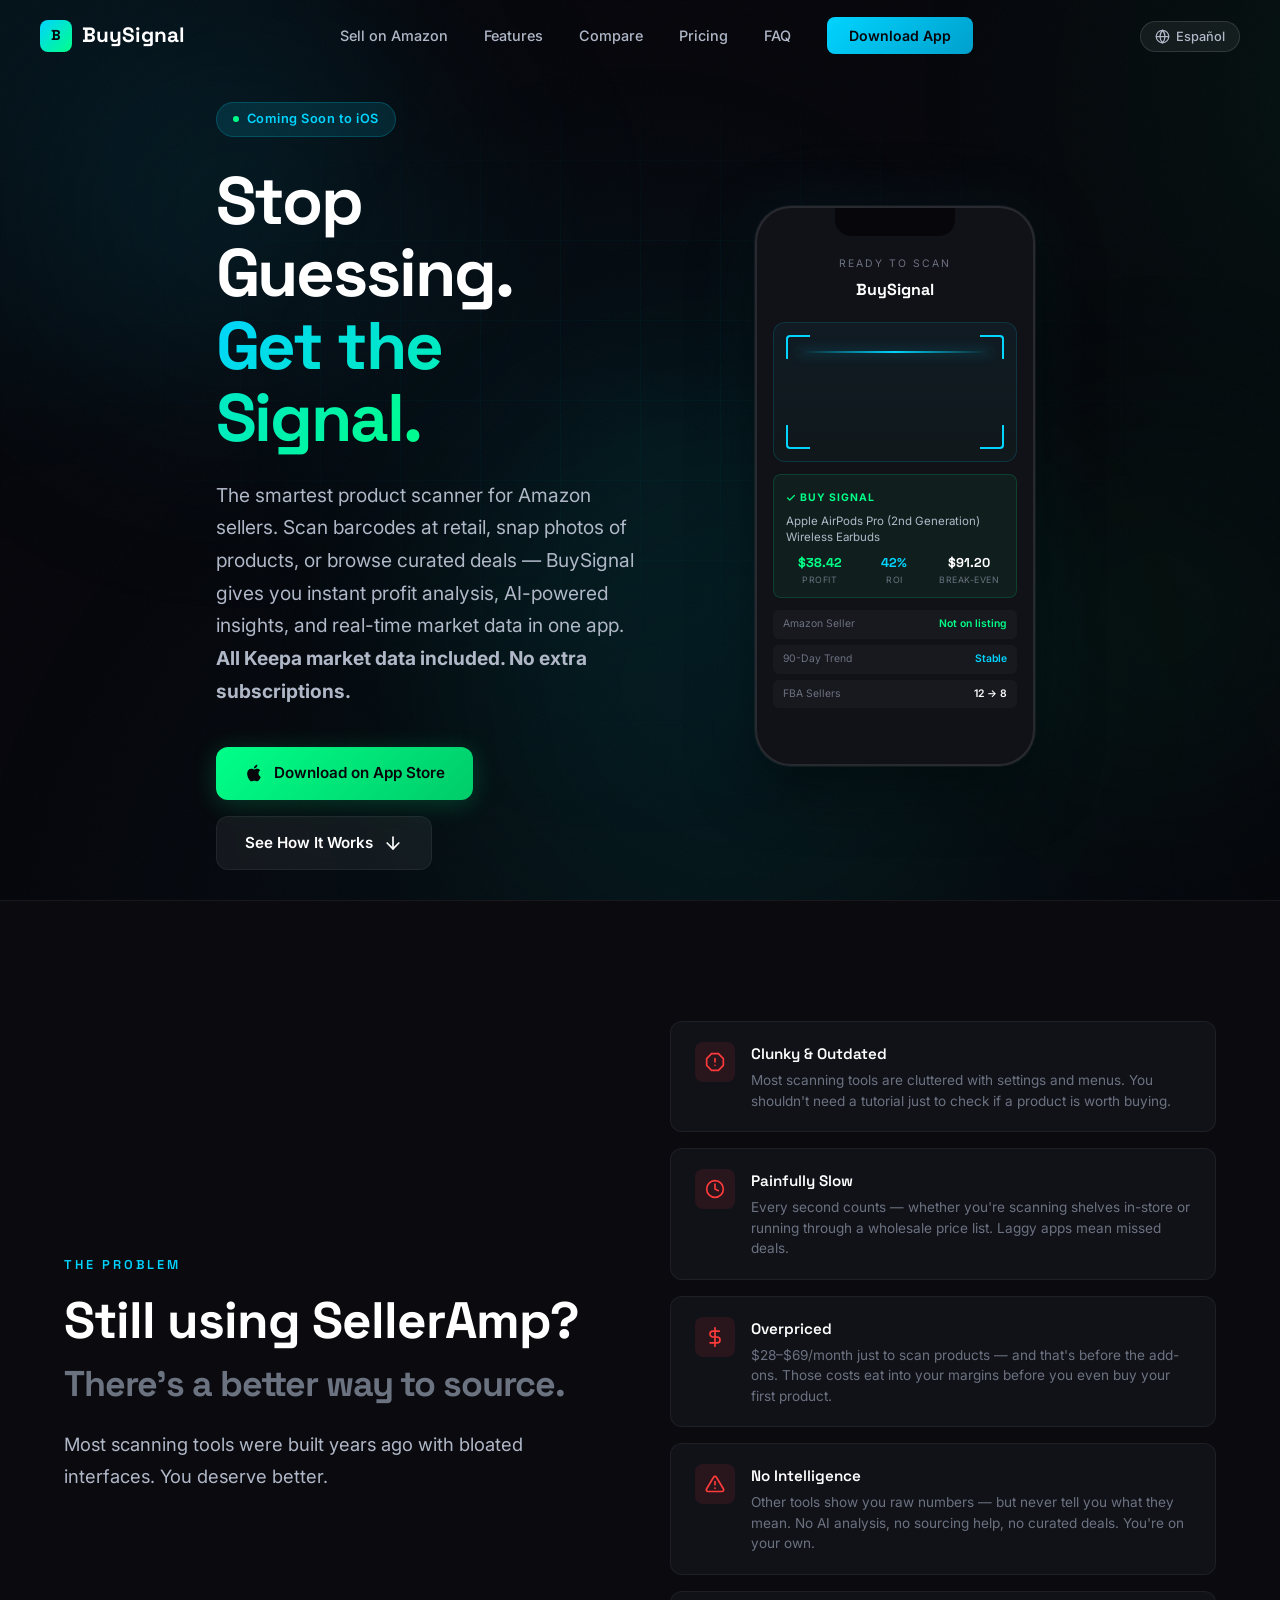
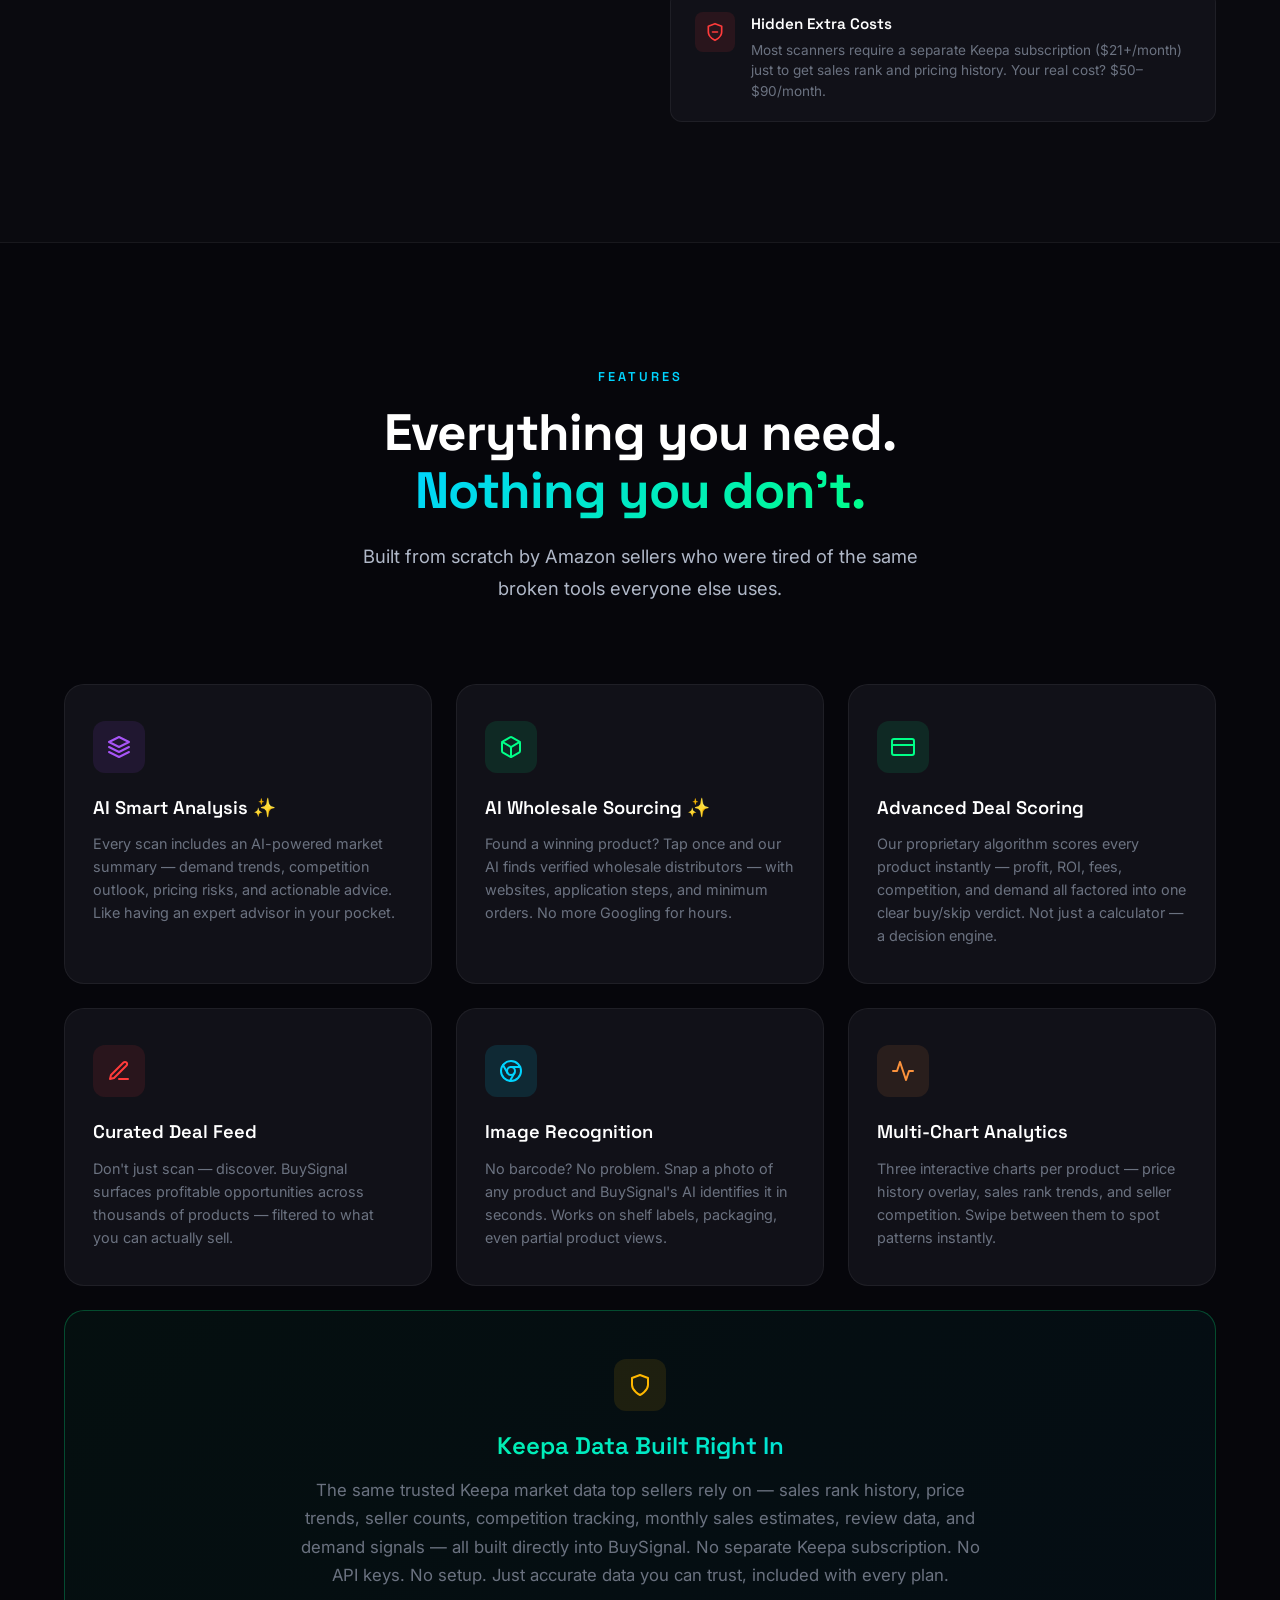
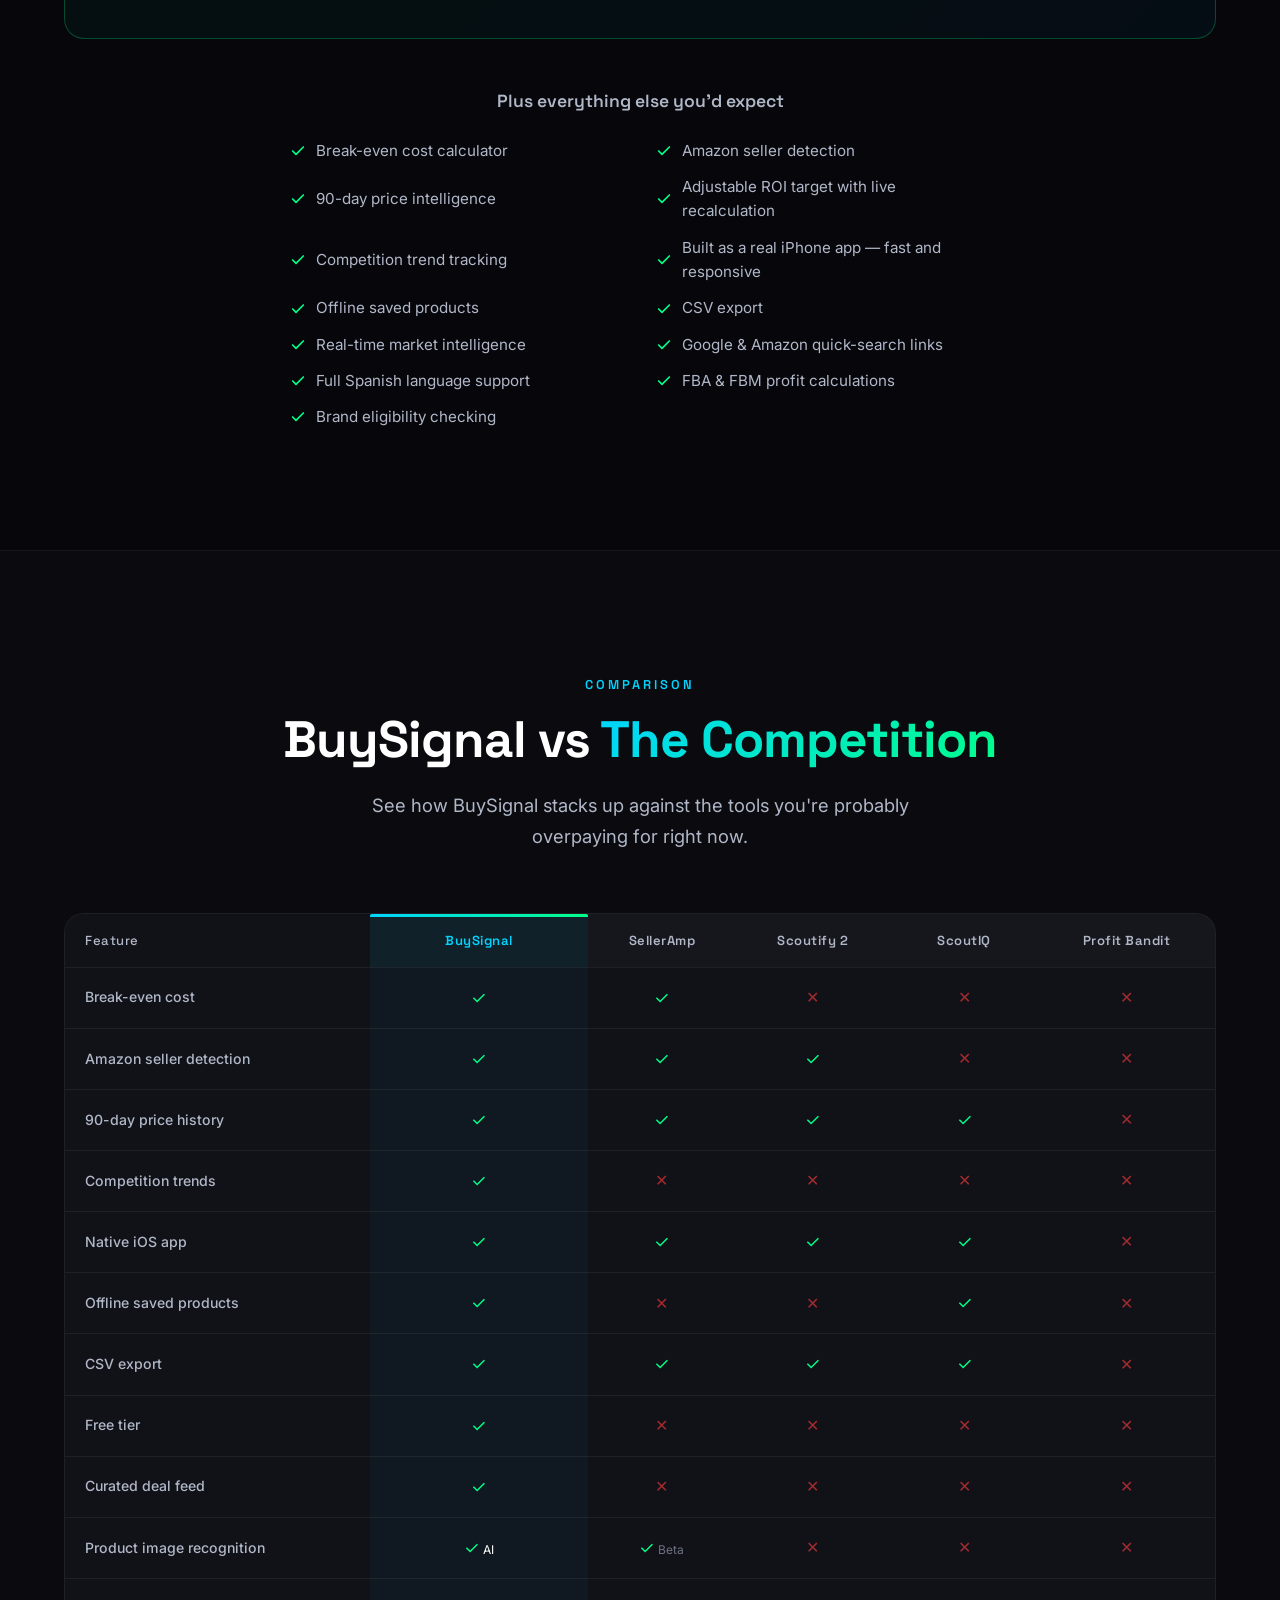
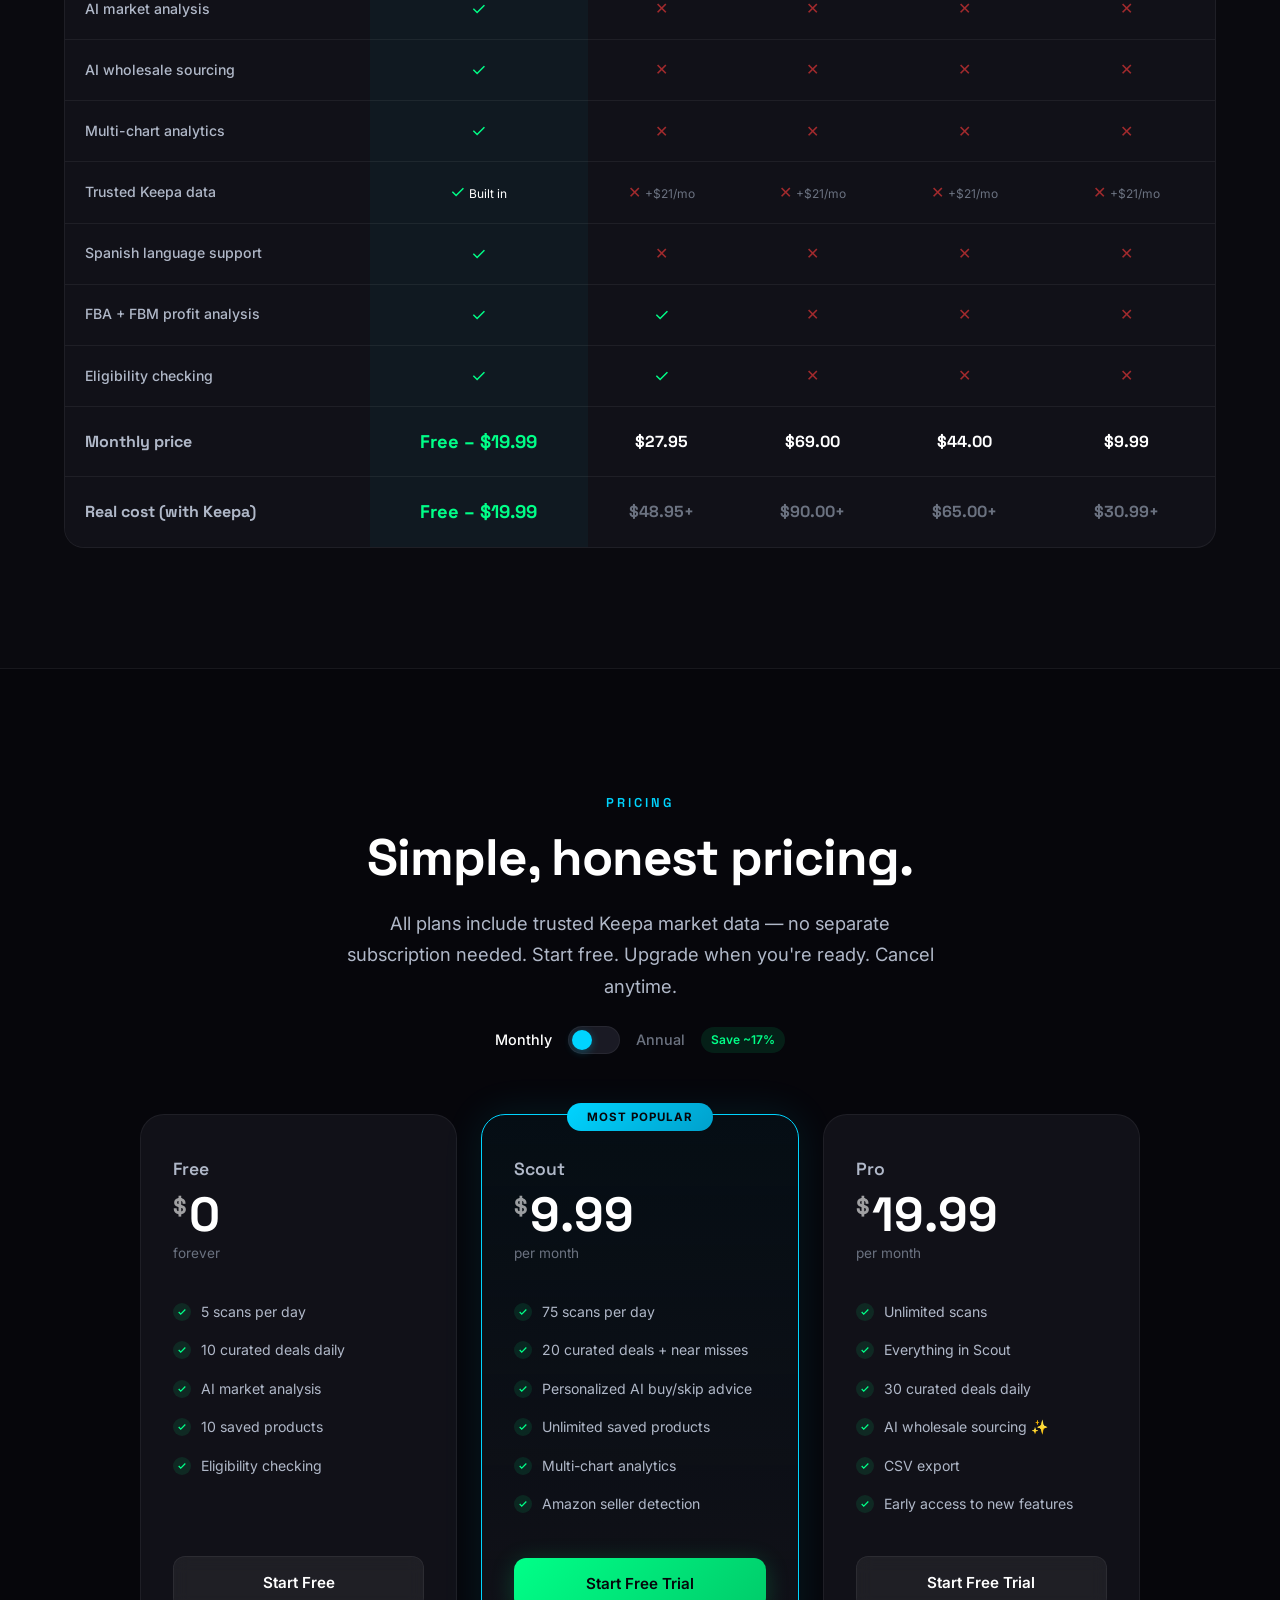
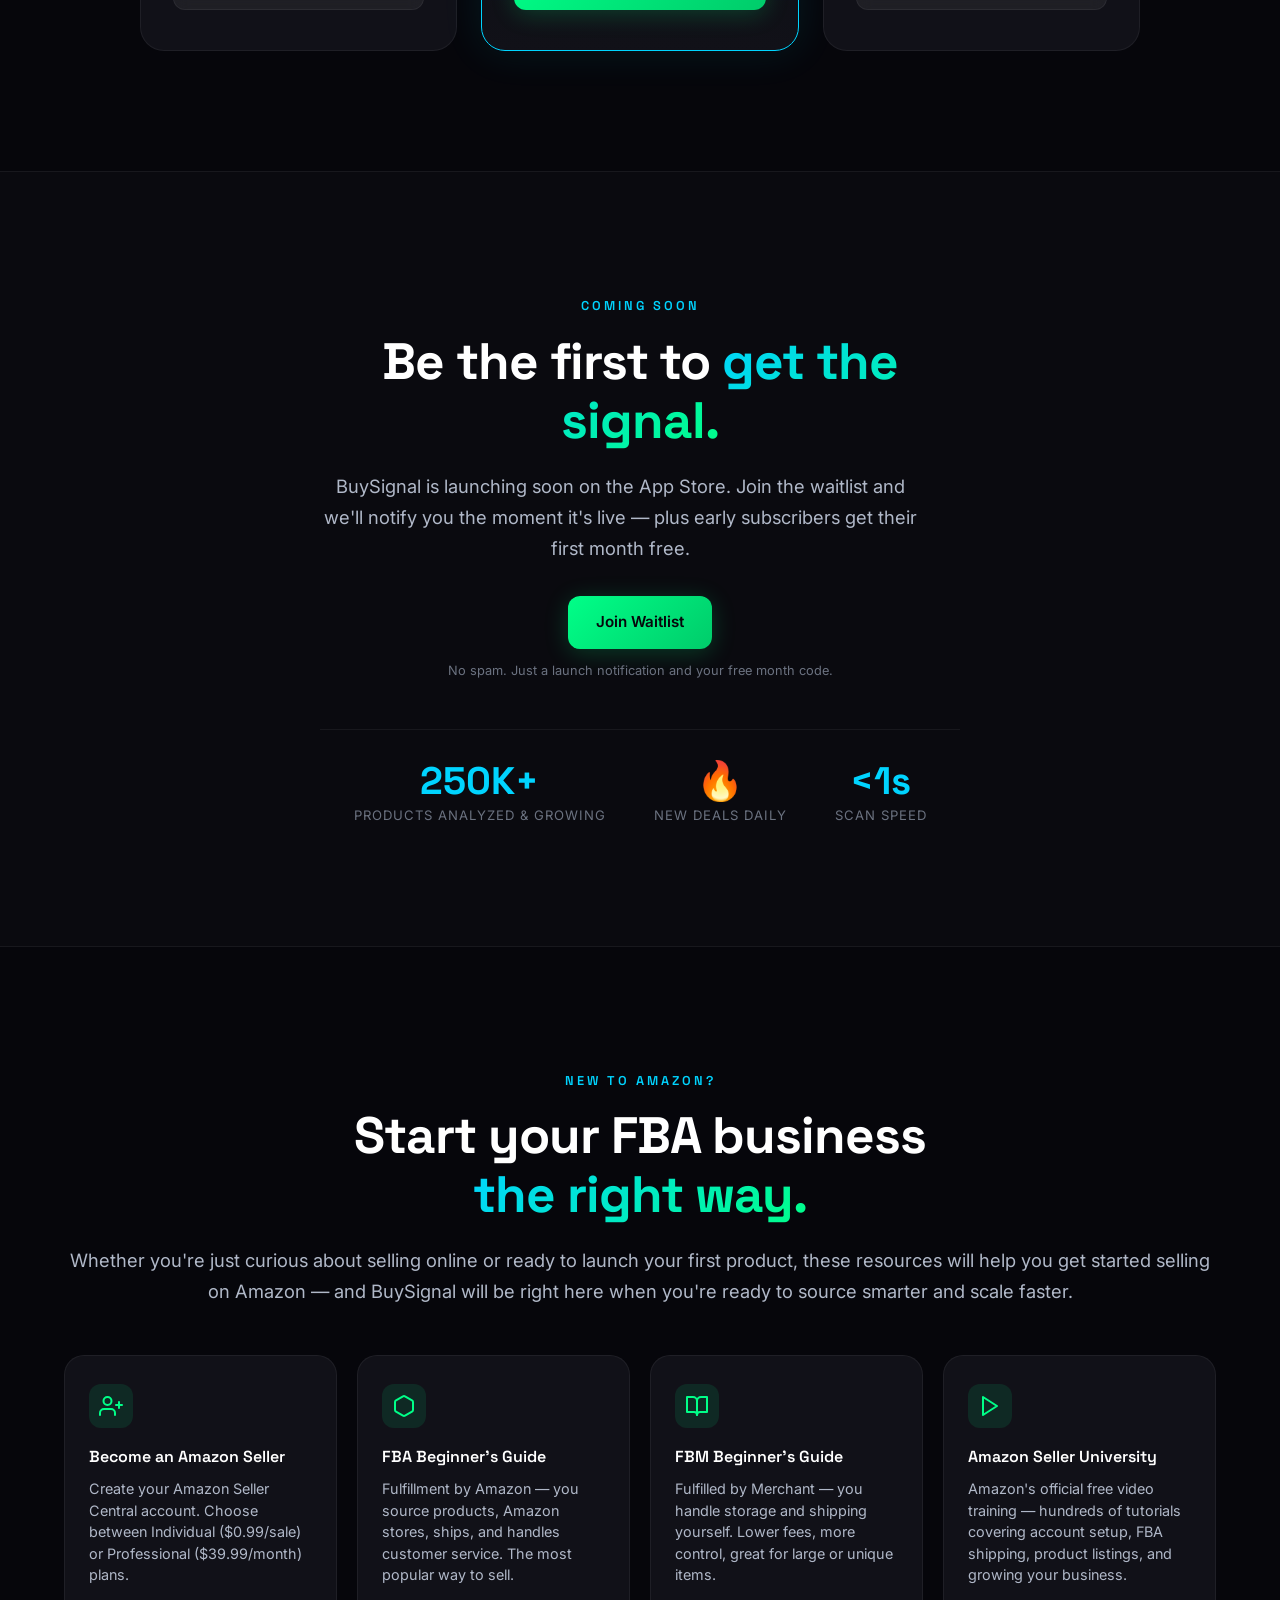
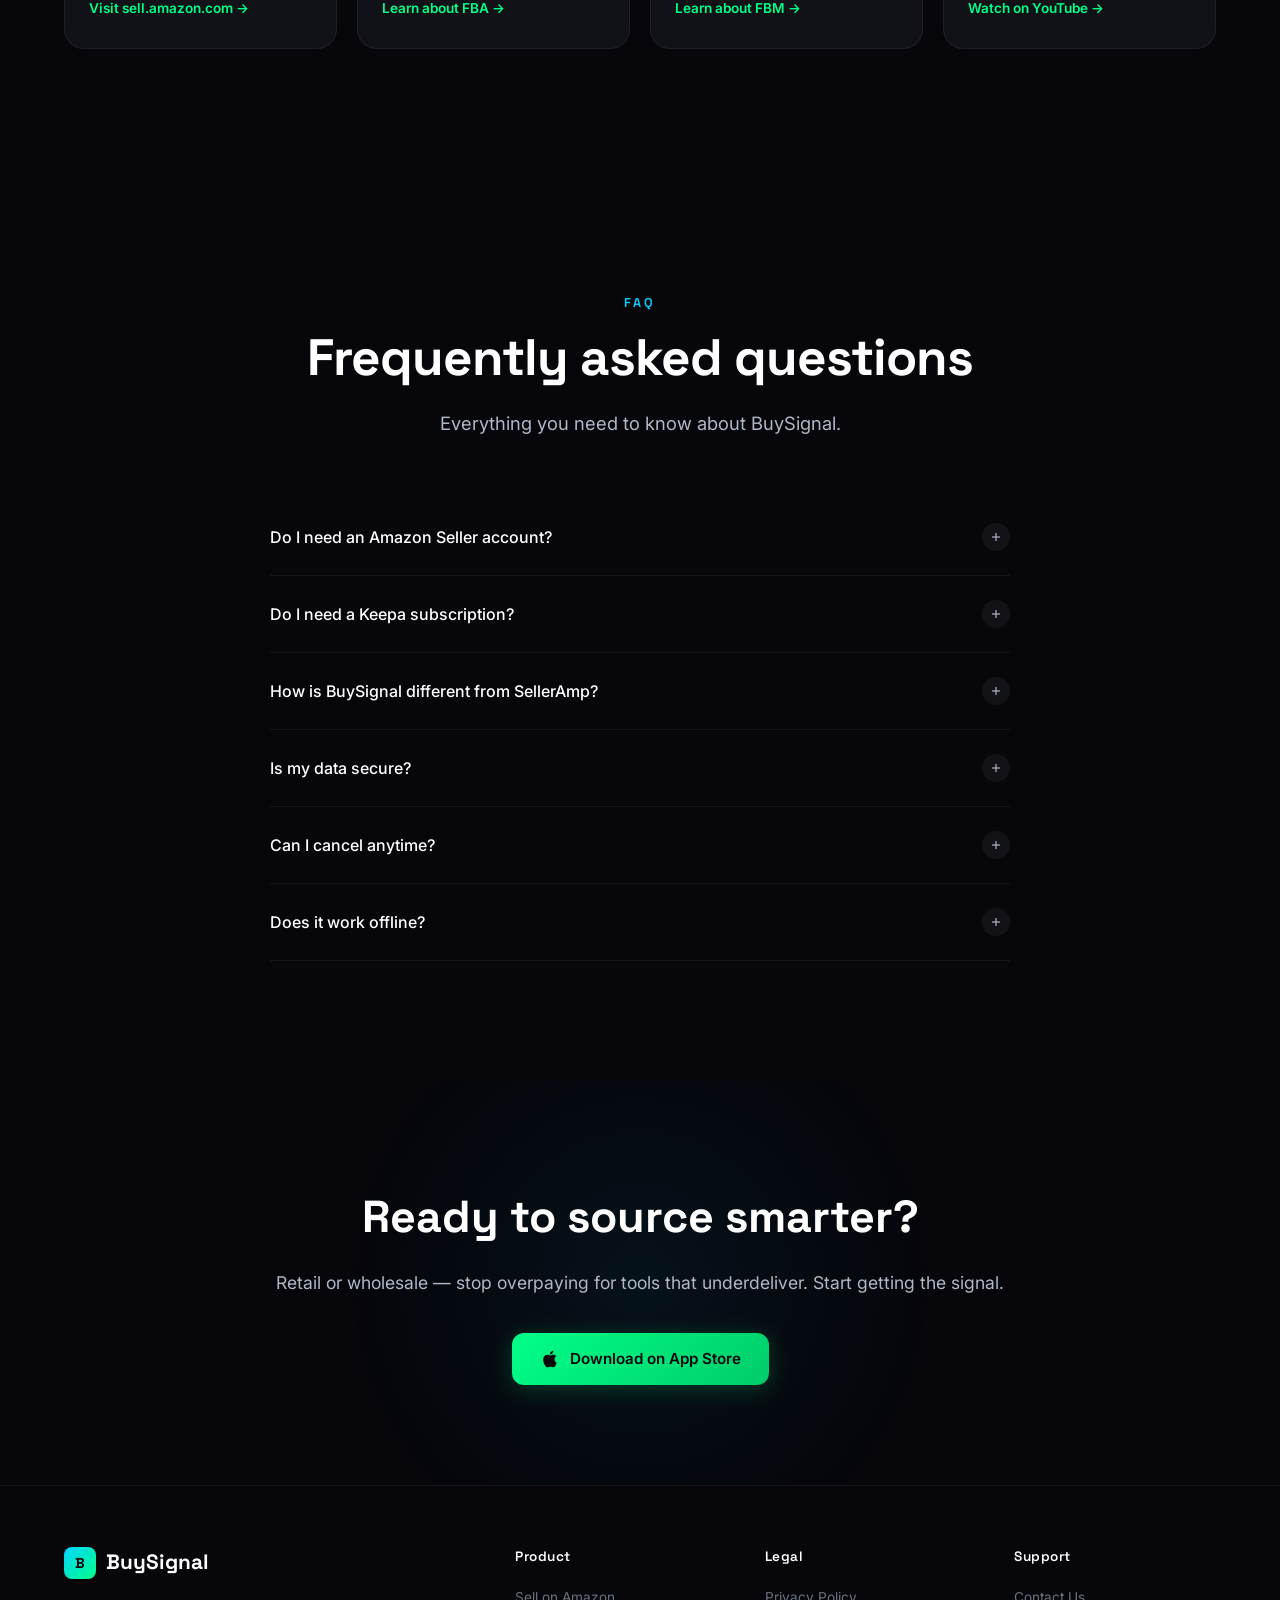
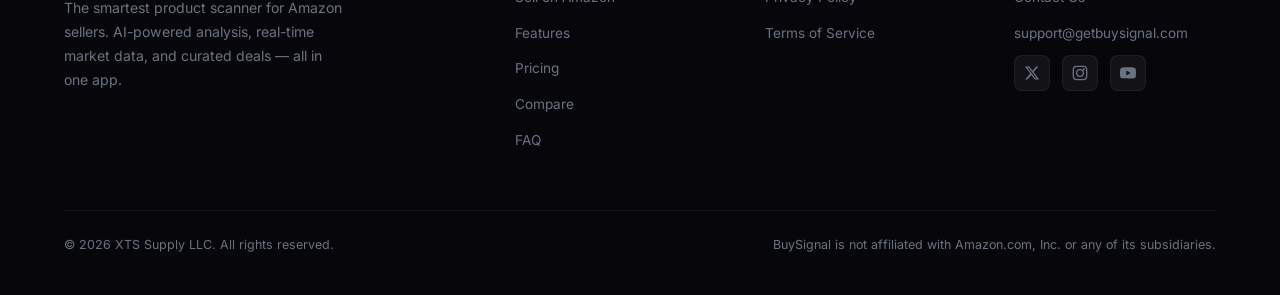
<file: index.html>
<!DOCTYPE html>
<html lang="en">
<head>
  <meta charset="UTF-8">
  <meta name="viewport" content="width=device-width, initial-scale=1.0">
  <meta name='impact-site-verification' value='6acaa0e7-9b8b-4310-87b1-00a1b8557886'>
  <title>BuySignal — The Smartest Product Scanner for Amazon Sellers</title>
  <meta name="description" content="Stop guessing. Get the signal. BuySignal is the smartest product scanner for Amazon sellers — AI-powered analysis, advanced deal scoring algorithm, and real-time market data in one app. Built for retail and wholesale arbitrage.">
  <meta name="keywords" content="Amazon FBA, barcode scanner, arbitrage, FBA scanner, SellerAmp alternative, product sourcing, wholesale arbitrage, retail arbitrage, FBA arbitrage app, wholesale sourcing">

  <!-- Open Graph -->
  <meta property="og:title" content="BuySignal — Stop Guessing. Get the Signal.">
  <meta property="og:description" content="The smartest product scanner for Amazon sellers. Scan any product. Know instantly if it's a buy.">
  <meta property="og:type" content="website">
  <meta property="og:url" content="https://getbuysignal.com">

  <!-- Fonts -->
  <link rel="preconnect" href="https://fonts.googleapis.com">
  <link rel="preconnect" href="https://fonts.gstatic.com" crossorigin>
  <link href="https://fonts.googleapis.com/css2?family=Inter:wght@400;500;600;700&family=Space+Grotesk:wght@500;600;700&display=swap" rel="stylesheet">

  <link rel="stylesheet" href="styles.css">

  <!-- Favicon -->
  <link rel="icon" type="image/svg+xml" href="data:image/svg+xml,%3Csvg xmlns='http://www.w3.org/2000/svg' viewBox='0 0 32 32'%3E%3Crect width='32' height='32' rx='8' fill='%2300d4ff'/%3E%3Ctext x='50%25' y='55%25' text-anchor='middle' dominant-baseline='middle' font-family='sans-serif' font-weight='800' font-size='16' fill='%230a0a0f'%3EB%3C/text%3E%3C/svg%3E">
</head>
<body>

<!-- Background Effects -->
<div class="bg-mesh"></div>
<div class="bg-grid"></div>
<div class="bg-orbs">
  <div class="bg-orb bg-orb-1"></div>
  <div class="bg-orb bg-orb-2"></div>
  <div class="bg-orb bg-orb-3"></div>
</div>
<div class="bg-scanline"></div>
<div class="bg-noise"></div>

<!-- ============ Navigation ============ -->
<nav class="nav" id="nav">
  <div class="nav-inner">
    <a href="/" class="nav-logo">
      <div class="nav-logo-icon">B</div>
      BuySignal
    </a>
    <ul class="nav-links" id="navLinks">
      <li><a href="#start-selling" data-i18n="nav_sell">Sell on Amazon</a></li>
      <li><a href="#features" data-i18n="nav_features">Features</a></li>
      <li><a href="#comparison" data-i18n="nav_compare">Compare</a></li>
      <li><a href="#pricing" data-i18n="nav_pricing">Pricing</a></li>
      <li><a href="#faq" data-i18n="nav_faq">FAQ</a></li>
      <li><a href="#" class="nav-cta" data-i18n="nav_cta">Download App</a></li>
    </ul>
    <button class="nav-toggle" id="navToggle" aria-label="Toggle menu">
      <span></span>
      <span></span>
      <span></span>
    </button>
  </div>
</nav>

<!-- ============ Hero ============ -->
<section class="hero" id="hero">
  <div class="hero-bg-glow"></div>
  <div class="hero-content">
    <div class="hero-text">
      <div class="hero-badge">
        <span class="hero-badge-dot"></span>
        <span data-i18n="hero_badge">Coming Soon to iOS</span>
      </div>
      <h1><span data-i18n="hero_h1_1">Stop Guessing.</span><br><span class="text-gradient" data-i18n="hero_h1_2">Get the Signal.</span></h1>
      <p class="hero-subtitle"><span data-i18n="hero_subtitle">The smartest product scanner for Amazon sellers. Scan barcodes at retail, snap photos of products, or browse curated deals — BuySignal gives you instant profit analysis, AI-powered insights, and real-time market data in one app.</span> <strong data-i18n="hero_subtitle_bold">All Keepa market data included. No extra subscriptions.</strong></p>
      <div class="hero-actions">
        <a href="#" class="btn btn-primary">
          <svg class="btn-icon" viewBox="0 0 24 24" fill="currentColor"><path d="M18.71 19.5c-.83 1.24-1.71 2.45-3.05 2.47-1.34.03-1.77-.79-3.29-.79-1.53 0-2 .77-3.27.82-1.31.05-2.3-1.32-3.14-2.53C4.25 17 2.94 12.45 4.7 9.39c.87-1.52 2.43-2.48 4.12-2.51 1.28-.02 2.5.87 3.29.87.78 0 2.26-1.07 3.8-.91.65.03 2.47.26 3.64 1.98-.09.06-2.17 1.28-2.15 3.81.03 3.02 2.65 4.03 2.68 4.04-.03.07-.42 1.44-1.38 2.83M13 3.5c.73-.83 1.94-1.46 2.94-1.5.13 1.17-.34 2.35-1.04 3.19-.69.85-1.83 1.51-2.95 1.42-.15-1.15.41-2.35 1.05-3.11z"/></svg>
          <span data-i18n="hero_btn_download">Download on App Store</span>
        </a>
        <a href="#features" class="btn btn-secondary">
          <span data-i18n="hero_btn_features">See How It Works</span>
          <svg class="btn-icon" viewBox="0 0 24 24" fill="none" stroke="currentColor" stroke-width="2" stroke-linecap="round" stroke-linejoin="round"><line x1="12" y1="5" x2="12" y2="19"/><polyline points="19 12 12 19 5 12"/></svg>
        </a>
      </div>
    </div>
    <div class="hero-visual">
      <div class="phone-mockup">
        <div class="phone-notch"></div>
        <div class="phone-screen">
          <div class="scanner-header">
            <div class="scanner-header-text" data-i18n="phone_ready">Ready to Scan</div>
            <div class="scanner-header-title">BuySignal</div>
          </div>
          <div class="scanner-viewfinder">
            <div class="scanner-corner-bl"></div>
            <div class="scanner-corner-br"></div>
            <div class="scanner-line"></div>
          </div>
          <div class="scanner-result">
            <div class="result-verdict">
              <svg width="10" height="10" viewBox="0 0 24 24" fill="none" stroke="currentColor" stroke-width="3" stroke-linecap="round" stroke-linejoin="round"><polyline points="20 6 9 17 4 12"/></svg>
              BUY SIGNAL
            </div>
            <div class="result-product">Apple AirPods Pro (2nd Generation) Wireless Earbuds</div>
            <div class="result-stats">
              <div class="result-stat">
                <div class="result-stat-value green">$38.42</div>
                <div class="result-stat-label" data-i18n="phone_profit">Profit</div>
              </div>
              <div class="result-stat">
                <div class="result-stat-value cyan">42%</div>
                <div class="result-stat-label">ROI</div>
              </div>
              <div class="result-stat">
                <div class="result-stat-value">$91.20</div>
                <div class="result-stat-label" data-i18n="phone_break_even">Break-Even</div>
              </div>
            </div>
          </div>
          <div class="scanner-metrics">
            <div class="metric-row">
              <span class="metric-label" data-i18n="phone_amazon_seller">Amazon Seller</span>
              <span class="metric-value green" data-i18n="phone_not_on_listing">Not on listing</span>
            </div>
            <div class="metric-row">
              <span class="metric-label" data-i18n="phone_90day">90-Day Trend</span>
              <span class="metric-value cyan" data-i18n="phone_stable">Stable</span>
            </div>
            <div class="metric-row">
              <span class="metric-label" data-i18n="phone_fba_sellers">FBA Sellers</span>
              <span class="metric-value">12 → 8</span>
            </div>
          </div>
        </div>
      </div>
    </div>
  </div>
</section>

<!-- ============ Problem Section ============ -->
<section class="problem section" id="problem">
  <div class="container">
    <div class="problem-grid">
      <div class="animate-on-scroll">
        <div class="section-label" data-i18n="problem_label">The Problem</div>
        <h2 class="section-title"><span data-i18n="problem_title">Still using SellerAmp?</span><br><span style="color: var(--text-muted); font-size: 0.7em;" data-i18n="problem_title_sub">There's a better way to source.</span></h2>
        <p class="section-subtitle" data-i18n="problem_subtitle">Most scanning tools were built years ago with bloated interfaces. You deserve better.</p>
      </div>
      <div class="problem-card-stack stagger-children">
        <div class="problem-card animate-on-scroll">
          <div class="problem-icon">
            <svg width="20" height="20" viewBox="0 0 24 24" fill="none" stroke="#ff3b3b" stroke-width="2" stroke-linecap="round" stroke-linejoin="round"><polygon points="7.86 2 16.14 2 22 7.86 22 16.14 16.14 22 7.86 22 2 16.14 2 7.86 7.86 2"/><line x1="12" y1="8" x2="12" y2="12"/><line x1="12" y1="16" x2="12.01" y2="16"/></svg>
          </div>
          <div>
            <h4 data-i18n="problem_crashes_h">Clunky &amp; Outdated</h4>
            <p data-i18n="problem_crashes_p">Most scanning tools are cluttered with settings and menus. You shouldn't need a tutorial just to check if a product is worth buying.</p>
          </div>
        </div>
        <div class="problem-card animate-on-scroll">
          <div class="problem-icon">
            <svg width="20" height="20" viewBox="0 0 24 24" fill="none" stroke="#ff3b3b" stroke-width="2" stroke-linecap="round" stroke-linejoin="round"><circle cx="12" cy="12" r="10"/><polyline points="12 6 12 12 16 14"/></svg>
          </div>
          <div>
            <h4 data-i18n="problem_slow_h">Painfully Slow</h4>
            <p data-i18n="problem_slow_p">Every second counts — whether you're scanning shelves in-store or running through a wholesale price list. Laggy apps mean missed deals.</p>
          </div>
        </div>
        <div class="problem-card animate-on-scroll">
          <div class="problem-icon">
            <svg width="20" height="20" viewBox="0 0 24 24" fill="none" stroke="#ff3b3b" stroke-width="2" stroke-linecap="round" stroke-linejoin="round"><line x1="12" y1="1" x2="12" y2="23"/><path d="M17 5H9.5a3.5 3.5 0 0 0 0 7h5a3.5 3.5 0 0 1 0 7H6"/></svg>
          </div>
          <div>
            <h4 data-i18n="problem_overpriced_h">Overpriced</h4>
            <p data-i18n="problem_overpriced_p">$28–$69/month just to scan products — and that's before the add-ons. Those costs eat into your margins before you even buy your first product.</p>
          </div>
        </div>
        <div class="problem-card animate-on-scroll">
          <div class="problem-icon">
            <svg width="20" height="20" viewBox="0 0 24 24" fill="none" stroke="#ff3b3b" stroke-width="2" stroke-linecap="round" stroke-linejoin="round"><path d="M10.29 3.86L1.82 18a2 2 0 0 0 1.71 3h16.94a2 2 0 0 0 1.71-3L13.71 3.86a2 2 0 0 0-3.42 0z"/><line x1="12" y1="9" x2="12" y2="13"/><line x1="12" y1="17" x2="12.01" y2="17"/></svg>
          </div>
          <div>
            <h4 data-i18n="problem_missing_h">No Intelligence</h4>
            <p data-i18n="problem_missing_p">Other tools show you raw numbers — but never tell you what they mean. No AI analysis, no sourcing help, no curated deals. You're on your own.</p>
          </div>
        </div>
        <div class="problem-card animate-on-scroll">
          <div class="problem-icon">
            <svg width="20" height="20" viewBox="0 0 24 24" fill="none" stroke="#ff3b3b" stroke-width="2" stroke-linecap="round" stroke-linejoin="round"><path d="M12 22s8-4 8-10V5l-8-3-8 3v7c0 6 8 10 8 10z"/><line x1="9" y1="12" x2="15" y2="12"/></svg>
          </div>
          <div>
            <h4 data-i18n="problem_hidden_h">Hidden Extra Costs</h4>
            <p data-i18n="problem_hidden_p">Most scanners require a separate Keepa subscription ($21+/month) just to get sales rank and pricing history. Your real cost? $50–$90/month.</p>
          </div>
        </div>
      </div>
    </div>
  </div>
</section>

<!-- ============ Features Section ============ -->
<section class="features section" id="features">
  <div class="container">
    <div class="features-header animate-on-scroll">
      <div class="section-label" data-i18n="features_label">Features</div>
      <h2 class="section-title"><span data-i18n="features_title_1">Everything you need.</span><br><span class="text-gradient" data-i18n="features_title_2">Nothing you don't.</span></h2>
      <p class="section-subtitle" data-i18n="features_subtitle">Built from scratch by Amazon sellers who were tired of the same broken tools everyone else uses.</p>
    </div>
    <div class="features-grid stagger-children">
      <div class="feature-card animate-on-scroll">
        <div class="feature-icon purple">
          <svg width="24" height="24" viewBox="0 0 24 24" fill="none" stroke="currentColor" stroke-width="2" stroke-linecap="round" stroke-linejoin="round"><path d="M12 2L2 7l10 5 10-5-10-5z"/><path d="M2 17l10 5 10-5"/><path d="M2 12l10 5 10-5"/></svg>
        </div>
        <h3 data-i18n="feat_ai_analysis_h">AI Smart Analysis ✨</h3>
        <p data-i18n="feat_ai_analysis_p">Every scan includes an AI-powered market summary — demand trends, competition outlook, pricing risks, and actionable advice. Like having an expert advisor in your pocket.</p>
      </div>
      <div class="feature-card animate-on-scroll">
        <div class="feature-icon green">
          <svg width="24" height="24" viewBox="0 0 24 24" fill="none" stroke="currentColor" stroke-width="2" stroke-linecap="round" stroke-linejoin="round"><path d="M21 16V8a2 2 0 0 0-1-1.73l-7-4a2 2 0 0 0-2 0l-7 4A2 2 0 0 0 3 8v8a2 2 0 0 0 1 1.73l7 4a2 2 0 0 0 2 0l7-4A2 2 0 0 0 21 16z"/><polyline points="3.27 6.96 12 12.01 20.73 6.96"/><line x1="12" y1="22.08" x2="12" y2="12"/></svg>
        </div>
        <h3 data-i18n="feat_ai_sourcing_h">AI Wholesale Sourcing ✨</h3>
        <p data-i18n="feat_ai_sourcing_p">Found a winning product? Tap once and our AI finds verified wholesale distributors — with websites, application steps, and minimum orders. No more Googling for hours.</p>
      </div>
      <div class="feature-card animate-on-scroll">
        <div class="feature-icon green">
          <svg width="24" height="24" viewBox="0 0 24 24" fill="none" stroke="currentColor" stroke-width="2" stroke-linecap="round" stroke-linejoin="round"><rect x="1" y="4" width="22" height="16" rx="2" ry="2"/><line x1="1" y1="10" x2="23" y2="10"/></svg>
        </div>
        <h3 data-i18n="feat_deal_scoring_h">Advanced Deal Scoring</h3>
        <p data-i18n="feat_deal_scoring_p">Our proprietary algorithm scores every product instantly — profit, ROI, fees, competition, and demand all factored into one clear buy/skip verdict. Not just a calculator — a decision engine.</p>
      </div>
      <div class="feature-card animate-on-scroll">
        <div class="feature-icon red">
          <svg width="24" height="24" viewBox="0 0 24 24" fill="none" stroke="currentColor" stroke-width="2" stroke-linecap="round" stroke-linejoin="round"><path d="M12 20h9"/><path d="M16.5 3.5a2.121 2.121 0 0 1 3 3L7 19l-4 1 1-4L16.5 3.5z"/></svg>
        </div>
        <h3 data-i18n="feat_deal_feed_h">Curated Deal Feed</h3>
        <p data-i18n="feat_deal_feed_p">Don't just scan — discover. BuySignal surfaces profitable opportunities across thousands of products — filtered to what you can actually sell.</p>
      </div>
      <div class="feature-card animate-on-scroll">
        <div class="feature-icon cyan">
          <svg width="24" height="24" viewBox="0 0 24 24" fill="none" stroke="currentColor" stroke-width="2" stroke-linecap="round" stroke-linejoin="round"><circle cx="12" cy="12" r="10"/><circle cx="12" cy="12" r="4"/><line x1="21.17" y1="8" x2="12" y2="8"/><line x1="3.95" y1="6.06" x2="8.54" y2="14"/><line x1="10.88" y1="21.94" x2="15.46" y2="14"/></svg>
        </div>
        <h3 data-i18n="feat_image_h">Image Recognition</h3>
        <p data-i18n="feat_image_p">No barcode? No problem. Snap a photo of any product and BuySignal's AI identifies it in seconds. Works on shelf labels, packaging, even partial product views.</p>
      </div>
      <div class="feature-card animate-on-scroll">
        <div class="feature-icon orange">
          <svg width="24" height="24" viewBox="0 0 24 24" fill="none" stroke="currentColor" stroke-width="2" stroke-linecap="round" stroke-linejoin="round"><polyline points="22 12 18 12 15 21 9 3 6 12 2 12"/></svg>
        </div>
        <h3 data-i18n="feat_charts_h">Multi-Chart Analytics</h3>
        <p data-i18n="feat_charts_p">Three interactive charts per product — price history overlay, sales rank trends, and seller competition. Swipe between them to spot patterns instantly.</p>
      </div>
      <div class="feature-card featured animate-on-scroll">
        <div class="feature-icon gold">
          <svg width="24" height="24" viewBox="0 0 24 24" fill="none" stroke="currentColor" stroke-width="2" stroke-linecap="round" stroke-linejoin="round"><path d="M12 22s8-4 8-10V5l-8-3-8 3v7c0 6 8 10 8 10z"/></svg>
        </div>
        <h3 data-i18n="feat_keepa_h">Keepa Data Built Right In</h3>
        <p data-i18n="feat_keepa_p">The same trusted Keepa market data top sellers rely on — sales rank history, price trends, seller counts, competition tracking, monthly sales estimates, review data, and demand signals — all built directly into BuySignal. No separate Keepa subscription. No API keys. No setup. Just accurate data you can trust, included with every plan.</p>
      </div>
    </div>

    <!-- Additional Features — compact list -->
    <div class="features-more animate-on-scroll">
      <h3 class="features-more-title" data-i18n="features_more_title">Plus everything else you'd expect</h3>
      <div class="features-more-grid">
        <div class="features-more-item">
          <svg width="16" height="16" viewBox="0 0 24 24" fill="none" stroke="currentColor" stroke-width="2.5" stroke-linecap="round" stroke-linejoin="round"><polyline points="20 6 9 17 4 12"/></svg>
          <span data-i18n="feat_more_breakeven">Break-even cost calculator</span>
        </div>
        <div class="features-more-item">
          <svg width="16" height="16" viewBox="0 0 24 24" fill="none" stroke="currentColor" stroke-width="2.5" stroke-linecap="round" stroke-linejoin="round"><polyline points="20 6 9 17 4 12"/></svg>
          <span data-i18n="feat_more_amazon_detect">Amazon seller detection</span>
        </div>
        <div class="features-more-item">
          <svg width="16" height="16" viewBox="0 0 24 24" fill="none" stroke="currentColor" stroke-width="2.5" stroke-linecap="round" stroke-linejoin="round"><polyline points="20 6 9 17 4 12"/></svg>
          <span data-i18n="feat_more_90day">90-day price intelligence</span>
        </div>
        <div class="features-more-item">
          <svg width="16" height="16" viewBox="0 0 24 24" fill="none" stroke="currentColor" stroke-width="2.5" stroke-linecap="round" stroke-linejoin="round"><polyline points="20 6 9 17 4 12"/></svg>
          <span data-i18n="feat_more_roi">Adjustable ROI target with live recalculation</span>
        </div>
        <div class="features-more-item">
          <svg width="16" height="16" viewBox="0 0 24 24" fill="none" stroke="currentColor" stroke-width="2.5" stroke-linecap="round" stroke-linejoin="round"><polyline points="20 6 9 17 4 12"/></svg>
          <span data-i18n="feat_more_competition">Competition trend tracking</span>
        </div>
        <div class="features-more-item">
          <svg width="16" height="16" viewBox="0 0 24 24" fill="none" stroke="currentColor" stroke-width="2.5" stroke-linecap="round" stroke-linejoin="round"><polyline points="20 6 9 17 4 12"/></svg>
          <span data-i18n="feat_more_native">Built as a real iPhone app — fast and responsive</span>
        </div>
        <div class="features-more-item">
          <svg width="16" height="16" viewBox="0 0 24 24" fill="none" stroke="currentColor" stroke-width="2.5" stroke-linecap="round" stroke-linejoin="round"><polyline points="20 6 9 17 4 12"/></svg>
          <span data-i18n="feat_more_offline">Offline saved products</span>
        </div>
        <div class="features-more-item">
          <svg width="16" height="16" viewBox="0 0 24 24" fill="none" stroke="currentColor" stroke-width="2.5" stroke-linecap="round" stroke-linejoin="round"><polyline points="20 6 9 17 4 12"/></svg>
          <span data-i18n="feat_more_csv">CSV export</span>
        </div>
        <div class="features-more-item">
          <svg width="16" height="16" viewBox="0 0 24 24" fill="none" stroke="currentColor" stroke-width="2.5" stroke-linecap="round" stroke-linejoin="round"><polyline points="20 6 9 17 4 12"/></svg>
          <span data-i18n="feat_more_realtime">Real-time market intelligence</span>
        </div>
        <div class="features-more-item">
          <svg width="16" height="16" viewBox="0 0 24 24" fill="none" stroke="currentColor" stroke-width="2.5" stroke-linecap="round" stroke-linejoin="round"><polyline points="20 6 9 17 4 12"/></svg>
          <span data-i18n="feat_more_search">Google &amp; Amazon quick-search links</span>
        </div>
        <div class="features-more-item">
          <svg width="16" height="16" viewBox="0 0 24 24" fill="none" stroke="currentColor" stroke-width="2.5" stroke-linecap="round" stroke-linejoin="round"><polyline points="20 6 9 17 4 12"/></svg>
          <span data-i18n="feat_more_spanish">Full Spanish language support</span>
        </div>
        <div class="features-more-item">
          <svg width="16" height="16" viewBox="0 0 24 24" fill="none" stroke="currentColor" stroke-width="2.5" stroke-linecap="round" stroke-linejoin="round"><polyline points="20 6 9 17 4 12"/></svg>
          <span data-i18n="feat_more_fbm">FBA &amp; FBM profit calculations</span>
        </div>
        <div class="features-more-item">
          <svg width="16" height="16" viewBox="0 0 24 24" fill="none" stroke="currentColor" stroke-width="2.5" stroke-linecap="round" stroke-linejoin="round"><polyline points="20 6 9 17 4 12"/></svg>
          <span data-i18n="feat_more_eligibility">Brand eligibility checking</span>
        </div>
      </div>
    </div>
  </div>
</section>

<!-- ============ Comparison Section ============ -->
<section class="comparison section" id="comparison">
  <div class="container">
    <div class="comparison-header animate-on-scroll">
      <div class="section-label" data-i18n="comp_label">Comparison</div>
      <h2 class="section-title"><span data-i18n="comp_title_1">BuySignal vs </span><span class="text-gradient" data-i18n="comp_title_2">The Competition</span></h2>
      <p class="section-subtitle" data-i18n="comp_subtitle">See how BuySignal stacks up against the tools you're probably overpaying for right now.</p>
    </div>
    <div class="comparison-table-wrapper animate-on-scroll scale-in">
      <table class="comparison-table">
        <thead>
          <tr>
            <th data-i18n="comp_feature">Feature</th>
            <th class="highlight">BuySignal</th>
            <th>SellerAmp</th>
            <th>Scoutify 2</th>
            <th>ScoutIQ</th>
            <th>Profit Bandit</th>
          </tr>
        </thead>
        <tbody>
          <tr>
            <td data-i18n="comp_breakeven">Break-even cost</td>
            <td class="highlight"><span class="check">&#10003;</span></td>
            <td><span class="check">&#10003;</span></td>
            <td><span class="cross">&#10005;</span></td>
            <td><span class="cross">&#10005;</span></td>
            <td><span class="cross">&#10005;</span></td>
          </tr>
          <tr>
            <td data-i18n="comp_amazon_detect">Amazon seller detection</td>
            <td class="highlight"><span class="check">&#10003;</span></td>
            <td><span class="check">&#10003;</span></td>
            <td><span class="check">&#10003;</span></td>
            <td><span class="cross">&#10005;</span></td>
            <td><span class="cross">&#10005;</span></td>
          </tr>
          <tr>
            <td data-i18n="comp_price_history">90-day price history</td>
            <td class="highlight"><span class="check">&#10003;</span></td>
            <td><span class="check">&#10003;</span></td>
            <td><span class="check">&#10003;</span></td>
            <td><span class="check">&#10003;</span></td>
            <td><span class="cross">&#10005;</span></td>
          </tr>
          <tr>
            <td data-i18n="comp_competition">Competition trends</td>
            <td class="highlight"><span class="check">&#10003;</span></td>
            <td><span class="cross">&#10005;</span></td>
            <td><span class="cross">&#10005;</span></td>
            <td><span class="cross">&#10005;</span></td>
            <td><span class="cross">&#10005;</span></td>
          </tr>
          <tr>
            <td data-i18n="comp_native">Native iOS app</td>
            <td class="highlight"><span class="check">&#10003;</span></td>
            <td><span class="check">&#10003;</span></td>
            <td><span class="check">&#10003;</span></td>
            <td><span class="check">&#10003;</span></td>
            <td><span class="cross">&#10005;</span></td>
          </tr>
          <tr>
            <td data-i18n="comp_offline">Offline saved products</td>
            <td class="highlight"><span class="check">&#10003;</span></td>
            <td><span class="cross">&#10005;</span></td>
            <td><span class="cross">&#10005;</span></td>
            <td><span class="check">&#10003;</span></td>
            <td><span class="cross">&#10005;</span></td>
          </tr>
          <tr>
            <td data-i18n="comp_csv">CSV export</td>
            <td class="highlight"><span class="check">&#10003;</span></td>
            <td><span class="check">&#10003;</span></td>
            <td><span class="check">&#10003;</span></td>
            <td><span class="check">&#10003;</span></td>
            <td><span class="cross">&#10005;</span></td>
          </tr>
          <tr>
            <td data-i18n="comp_free_tier">Free tier</td>
            <td class="highlight"><span class="check">&#10003;</span></td>
            <td><span class="cross">&#10005;</span></td>
            <td><span class="cross">&#10005;</span></td>
            <td><span class="cross">&#10005;</span></td>
            <td><span class="cross">&#10005;</span></td>
          </tr>
          <tr>
            <td data-i18n="comp_deal_feed">Curated deal feed</td>
            <td class="highlight"><span class="check">&#10003;</span></td>
            <td><span class="cross">&#10005;</span></td>
            <td><span class="cross">&#10005;</span></td>
            <td><span class="cross">&#10005;</span></td>
            <td><span class="cross">&#10005;</span></td>
          </tr>
          <tr>
            <td data-i18n="comp_image_recog">Product image recognition</td>
            <td class="highlight"><span class="check">&#10003;</span> <span style="color: var(--green); font-size: 0.75rem;">AI</span></td>
            <td><span class="check">&#10003;</span> <span style="color: var(--text-muted); font-size: 0.75rem;">Beta</span></td>
            <td><span class="cross">&#10005;</span></td>
            <td><span class="cross">&#10005;</span></td>
            <td><span class="cross">&#10005;</span></td>
          </tr>
          <tr>
            <td data-i18n="comp_ai_market">AI market analysis</td>
            <td class="highlight"><span class="check">&#10003;</span></td>
            <td><span class="cross">&#10005;</span></td>
            <td><span class="cross">&#10005;</span></td>
            <td><span class="cross">&#10005;</span></td>
            <td><span class="cross">&#10005;</span></td>
          </tr>
          <tr>
            <td data-i18n="comp_ai_sourcing">AI wholesale sourcing</td>
            <td class="highlight"><span class="check">&#10003;</span></td>
            <td><span class="cross">&#10005;</span></td>
            <td><span class="cross">&#10005;</span></td>
            <td><span class="cross">&#10005;</span></td>
            <td><span class="cross">&#10005;</span></td>
          </tr>
          <tr>
            <td data-i18n="comp_multi_chart">Multi-chart analytics</td>
            <td class="highlight"><span class="check">&#10003;</span></td>
            <td><span class="cross">&#10005;</span></td>
            <td><span class="cross">&#10005;</span></td>
            <td><span class="cross">&#10005;</span></td>
            <td><span class="cross">&#10005;</span></td>
          </tr>
          <tr>
            <td data-i18n="comp_keepa">Trusted Keepa data</td>
            <td class="highlight"><span class="check">&#10003;</span> <span style="color: var(--green); font-size: 0.75rem;">Built in</span></td>
            <td><span class="cross">&#10005;</span> <span style="color: var(--text-muted); font-size: 0.75rem;">+$21/mo</span></td>
            <td><span class="cross">&#10005;</span> <span style="color: var(--text-muted); font-size: 0.75rem;">+$21/mo</span></td>
            <td><span class="cross">&#10005;</span> <span style="color: var(--text-muted); font-size: 0.75rem;">+$21/mo</span></td>
            <td><span class="cross">&#10005;</span> <span style="color: var(--text-muted); font-size: 0.75rem;">+$21/mo</span></td>
          </tr>
          <tr>
            <td data-i18n="comp_spanish">Spanish language support</td>
            <td class="highlight"><span class="check">&#10003;</span></td>
            <td><span class="cross">&#10005;</span></td>
            <td><span class="cross">&#10005;</span></td>
            <td><span class="cross">&#10005;</span></td>
            <td><span class="cross">&#10005;</span></td>
          </tr>
          <tr>
            <td data-i18n="comp_fbm">FBA + FBM profit analysis</td>
            <td class="highlight"><span class="check">&#10003;</span></td>
            <td><span class="check">&#10003;</span></td>
            <td><span class="cross">&#10005;</span></td>
            <td><span class="cross">&#10005;</span></td>
            <td><span class="cross">&#10005;</span></td>
          </tr>
          <tr>
            <td data-i18n="comp_eligibility">Eligibility checking</td>
            <td class="highlight"><span class="check">&#10003;</span></td>
            <td><span class="check">&#10003;</span></td>
            <td><span class="cross">&#10005;</span></td>
            <td><span class="cross">&#10005;</span></td>
            <td><span class="cross">&#10005;</span></td>
          </tr>
          <tr class="price-row">
            <td data-i18n="comp_monthly">Monthly price</td>
            <td class="highlight"><span class="price-free">Free</span> – $19.99</td>
            <td>$27.95</td>
            <td>$69.00</td>
            <td>$44.00</td>
            <td>$9.99</td>
          </tr>
          <tr class="price-row">
            <td><strong data-i18n="comp_real_cost">Real cost (with Keepa)</strong></td>
            <td class="highlight"><strong style="color: var(--green);">Free – $19.99</strong></td>
            <td><strong style="color: var(--text-muted);">$48.95+</strong></td>
            <td><strong style="color: var(--text-muted);">$90.00+</strong></td>
            <td><strong style="color: var(--text-muted);">$65.00+</strong></td>
            <td><strong style="color: var(--text-muted);">$30.99+</strong></td>
          </tr>
        </tbody>
      </table>
    </div>
  </div>
</section>

<!-- ============ Pricing Section ============ -->
<section class="pricing section" id="pricing">
  <div class="container">
    <div class="pricing-header animate-on-scroll">
      <div class="section-label" data-i18n="pricing_label">Pricing</div>
      <h2 class="section-title" data-i18n="pricing_title">Simple, honest pricing.</h2>
      <p class="section-subtitle" data-i18n="pricing_subtitle">All plans include trusted Keepa market data — no separate subscription needed. Start free. Upgrade when you're ready. Cancel anytime.</p>
    </div>
    <div class="billing-toggle animate-on-scroll">
      <span class="billing-label active" id="monthlyLabel" data-i18n="pricing_monthly">Monthly</span>
      <button class="toggle-switch" id="billingToggle" aria-label="Toggle annual billing"></button>
      <span class="billing-label" id="annualLabel" data-i18n="pricing_annual">Annual</span>
      <span class="billing-save" data-i18n="pricing_save">Save ~17%</span>
    </div>
    <div class="pricing-grid stagger-children">
      <!-- Free -->
      <div class="pricing-card animate-on-scroll">
        <div class="pricing-tier">Free</div>
        <div class="pricing-price"><span class="currency">$</span>0</div>
        <div class="pricing-period" data-i18n="pricing_forever">forever</div>
        <ul class="pricing-features">
          <li>
            <span class="feature-check"><svg viewBox="0 0 24 24"><polyline points="20 6 9 17 4 12"/></svg></span>
            <span data-i18n="pricing_free_5scans">5 scans per day</span>
          </li>
          <li>
            <span class="feature-check"><svg viewBox="0 0 24 24"><polyline points="20 6 9 17 4 12"/></svg></span>
            <span data-i18n="pricing_free_deals">10 curated deals daily</span>
          </li>
          <li>
            <span class="feature-check"><svg viewBox="0 0 24 24"><polyline points="20 6 9 17 4 12"/></svg></span>
            <span data-i18n="pricing_free_ai">AI market analysis</span>
          </li>
          <li>
            <span class="feature-check"><svg viewBox="0 0 24 24"><polyline points="20 6 9 17 4 12"/></svg></span>
            <span data-i18n="pricing_10saved">10 saved products</span>
          </li>
          <li>
            <span class="feature-check"><svg viewBox="0 0 24 24"><polyline points="20 6 9 17 4 12"/></svg></span>
            <span data-i18n="pricing_free_eligibility">Eligibility checking</span>
          </li>
        </ul>
        <a href="#" class="btn btn-secondary" data-i18n="pricing_btn_free">Start Free</a>
      </div>
      <!-- Scout -->
      <div class="pricing-card popular animate-on-scroll">
        <div class="popular-badge" data-i18n="pricing_popular">Most Popular</div>
        <div class="pricing-tier">Scout</div>
        <div class="pricing-price" data-monthly="9.99" data-annual="99.99"><span class="currency">$</span><span class="price-amount">9.99</span></div>
        <div class="pricing-period"><span class="period-text">per month</span></div>
        <ul class="pricing-features">
          <li>
            <span class="feature-check"><svg viewBox="0 0 24 24"><polyline points="20 6 9 17 4 12"/></svg></span>
            <span data-i18n="pricing_75scans">75 scans per day</span>
          </li>
          <li>
            <span class="feature-check"><svg viewBox="0 0 24 24"><polyline points="20 6 9 17 4 12"/></svg></span>
            <span data-i18n="pricing_scout_deals">20 curated deals + near misses</span>
          </li>
          <li>
            <span class="feature-check"><svg viewBox="0 0 24 24"><polyline points="20 6 9 17 4 12"/></svg></span>
            <span data-i18n="pricing_scout_ai">Personalized AI buy/skip advice</span>
          </li>
          <li>
            <span class="feature-check"><svg viewBox="0 0 24 24"><polyline points="20 6 9 17 4 12"/></svg></span>
            <span data-i18n="pricing_unlimited_saved">Unlimited saved products</span>
          </li>
          <li>
            <span class="feature-check"><svg viewBox="0 0 24 24"><polyline points="20 6 9 17 4 12"/></svg></span>
            <span data-i18n="pricing_scout_charts">Multi-chart analytics</span>
          </li>
          <li>
            <span class="feature-check"><svg viewBox="0 0 24 24"><polyline points="20 6 9 17 4 12"/></svg></span>
            <span data-i18n="pricing_amazon_detect">Amazon seller detection</span>
          </li>
        </ul>
        <a href="#" class="btn btn-primary" data-i18n="pricing_btn_trial">Start Free Trial</a>
      </div>
      <!-- Pro -->
      <div class="pricing-card animate-on-scroll">
        <div class="pricing-tier">Pro</div>
        <div class="pricing-price" data-monthly="19.99" data-annual="199.99"><span class="currency">$</span><span class="price-amount">19.99</span></div>
        <div class="pricing-period"><span class="period-text">per month</span></div>
        <ul class="pricing-features">
          <li>
            <span class="feature-check"><svg viewBox="0 0 24 24"><polyline points="20 6 9 17 4 12"/></svg></span>
            <span data-i18n="pricing_unlimited_scans">Unlimited scans</span>
          </li>
          <li>
            <span class="feature-check"><svg viewBox="0 0 24 24"><polyline points="20 6 9 17 4 12"/></svg></span>
            <span data-i18n="pricing_everything_scout">Everything in Scout</span>
          </li>
          <li>
            <span class="feature-check"><svg viewBox="0 0 24 24"><polyline points="20 6 9 17 4 12"/></svg></span>
            <span data-i18n="pricing_pro_deals">30 curated deals daily</span>
          </li>
          <li>
            <span class="feature-check"><svg viewBox="0 0 24 24"><polyline points="20 6 9 17 4 12"/></svg></span>
            <span data-i18n="pricing_pro_sourcing">AI wholesale sourcing ✨</span>
          </li>
          <li>
            <span class="feature-check"><svg viewBox="0 0 24 24"><polyline points="20 6 9 17 4 12"/></svg></span>
            <span data-i18n="pricing_csv">CSV export</span>
          </li>
          <li>
            <span class="feature-check"><svg viewBox="0 0 24 24"><polyline points="20 6 9 17 4 12"/></svg></span>
            <span data-i18n="pricing_early_access">Early access to new features</span>
          </li>
        </ul>
        <a href="#" class="btn btn-secondary">Start Free Trial</a>
      </div>
    </div>
  </div>
</section>

<!-- ============ Early Access / Email Capture Section ============ -->
<section class="early-access section" id="early-access">
  <div class="container">
    <div class="early-access-content animate-on-scroll">
      <div class="section-label" data-i18n="early_label">Coming Soon</div>
      <h2 class="section-title"><span data-i18n="early_title_1">Be the first to </span><span class="text-gradient" data-i18n="early_title_2">get the signal.</span></h2>
      <p class="section-subtitle" data-i18n="early_subtitle">BuySignal is launching soon on the App Store. Join the waitlist and we'll notify you the moment it's live — plus early subscribers get their first month free.</p>
      <div class="email-form-wrapper">
        <a href="mailto:support@getbuysignal.com?subject=BuySignal%20Waitlist&body=I%27d%20like%20to%20join%20the%20BuySignal%20waitlist!" class="btn btn-primary email-btn" style="text-decoration: none; display: inline-block;" data-i18n="early_btn">Join Waitlist</a>
        <p class="email-note" data-i18n="early_note">No spam. Just a launch notification and your free month code.</p>
      </div>
      <div class="early-access-stats animate-on-scroll">
        <div class="stat-item">
          <div class="stat-value">250K+</div>
          <div class="stat-label" data-i18n="early_stat_products">Products Analyzed & Growing</div>
        </div>
        <div class="stat-item">
          <div class="stat-value">🔥</div>
          <div class="stat-label" data-i18n="early_stat_deals">New Deals Daily</div>
        </div>
        <div class="stat-item">
          <div class="stat-value"><1s</div>
          <div class="stat-label" data-i18n="early_stat_speed">Scan Speed</div>
        </div>
      </div>
    </div>
  </div>
</section>

<!-- ============ New to Selling Section ============ -->
<section class="new-seller section" id="start-selling">
  <div class="container">
    <div class="new-seller-header animate-on-scroll">
      <div class="section-label" data-i18n="new_label">New to Amazon?</div>
      <h2 class="section-title"><span data-i18n="new_title_1">Start your FBA business</span><br><span class="text-gradient" data-i18n="new_title_2">the right way.</span></h2>
      <p class="section-subtitle" data-i18n="new_subtitle">Whether you're just curious about selling online or ready to launch your first product, these resources will help you get started selling on Amazon — and BuySignal will be right here when you're ready to source smarter and scale faster.</p>
    </div>
    <div class="new-seller-grid stagger-children">
      <a href="https://sell.amazon.com/" target="_blank" rel="noopener" class="new-seller-card animate-on-scroll">
        <div class="new-seller-icon">
          <svg width="24" height="24" viewBox="0 0 24 24" fill="none" stroke="currentColor" stroke-width="2" stroke-linecap="round" stroke-linejoin="round"><path d="M16 21v-2a4 4 0 0 0-4-4H5a4 4 0 0 0-4 4v2"/><circle cx="8.5" cy="7" r="4"/><line x1="20" y1="8" x2="20" y2="14"/><line x1="23" y1="11" x2="17" y2="11"/></svg>
        </div>
        <h3 data-i18n="new_become_h">Become an Amazon Seller</h3>
        <p data-i18n="new_become_p">Create your Amazon Seller Central account. Choose between Individual ($0.99/sale) or Professional ($39.99/month) plans.</p>
        <span class="new-seller-link" data-i18n="new_become_link">Visit sell.amazon.com →</span>
      </a>
      <a href="https://sell.amazon.com/fulfillment-by-amazon" target="_blank" rel="noopener" class="new-seller-card animate-on-scroll">
        <div class="new-seller-icon">
          <svg width="24" height="24" viewBox="0 0 24 24" fill="none" stroke="currentColor" stroke-width="2" stroke-linecap="round" stroke-linejoin="round"><path d="M21 16V8a2 2 0 0 0-1-1.73l-7-4a2 2 0 0 0-2 0l-7 4A2 2 0 0 0 3 8v8a2 2 0 0 0 1 1.73l7 4a2 2 0 0 0 2 0l7-4A2 2 0 0 0 21 16z"/></svg>
        </div>
        <h3 data-i18n="new_fba_h">FBA Beginner's Guide</h3>
        <p data-i18n="new_fba_p">Fulfillment by Amazon — you source products, Amazon stores, ships, and handles customer service. The most popular way to sell.</p>
        <span class="new-seller-link" data-i18n="new_fba_link">Learn about FBA →</span>
      </a>
      <a href="https://sell.amazon.com/programs/fulfilled-by-merchant" target="_blank" rel="noopener" class="new-seller-card animate-on-scroll">
        <div class="new-seller-icon">
          <svg width="24" height="24" viewBox="0 0 24 24" fill="none" stroke="currentColor" stroke-width="2" stroke-linecap="round" stroke-linejoin="round"><path d="M2 3h6a4 4 0 0 1 4 4v14a3 3 0 0 0-3-3H2z"/><path d="M22 3h-6a4 4 0 0 0-4 4v14a3 3 0 0 1 3-3h7z"/></svg>
        </div>
        <h3 data-i18n="new_fbm_h">FBM Beginner's Guide</h3>
        <p data-i18n="new_fbm_p">Fulfilled by Merchant — you handle storage and shipping yourself. Lower fees, more control, great for large or unique items.</p>
        <span class="new-seller-link" data-i18n="new_fbm_link">Learn about FBM →</span>
      </a>
      <a href="https://www.youtube.com/@AmazonSellerUniversity" target="_blank" rel="noopener" class="new-seller-card animate-on-scroll">
        <div class="new-seller-icon">
          <svg width="24" height="24" viewBox="0 0 24 24" fill="none" stroke="currentColor" stroke-width="2" stroke-linecap="round" stroke-linejoin="round"><polygon points="5 3 19 12 5 21 5 3"/></svg>
        </div>
        <h3 data-i18n="new_university_h">Amazon Seller University</h3>
        <p data-i18n="new_university_p">Amazon's official free video training — hundreds of tutorials covering account setup, FBA shipping, product listings, and growing your business.</p>
        <span class="new-seller-link" data-i18n="new_university_link">Watch on YouTube →</span>
      </a>
    </div>
  </div>
</section>

<!-- ============ FAQ Section ============ -->
<section class="faq section" id="faq">
  <div class="container">
    <div class="faq-header animate-on-scroll">
      <div class="section-label" data-i18n="faq_label">FAQ</div>
      <h2 class="section-title" data-i18n="faq_title">Frequently asked questions</h2>
      <p class="section-subtitle" data-i18n="faq_subtitle">Everything you need to know about BuySignal.</p>
    </div>
    <div class="faq-list">
      <div class="faq-item animate-on-scroll">
        <button class="faq-question">
          <span data-i18n="faq_q1">Do I need an Amazon Seller account?</span>
          <span class="faq-question-icon"><svg viewBox="0 0 24 24"><line x1="12" y1="5" x2="12" y2="19"/><line x1="5" y1="12" x2="19" y2="12"/></svg></span>
        </button>
        <div class="faq-answer">
          <div class="faq-answer-inner" data-i18n="faq_a1" data-i18n-html="true">Yes. BuySignal requires an Amazon Professional Selling Account to access product data through Amazon's Selling Partner API. This is the same requirement as every other FBA scanning tool. Don't have one yet? <a href="#start-selling" style="color: var(--accent-green);">Check out our getting started section</a> to set up your account — it only takes a few minutes.</div>
        </div>
      </div>
      <div class="faq-item animate-on-scroll">
        <button class="faq-question">
          <span data-i18n="faq_q2">Do I need a Keepa subscription?</span>
          <span class="faq-question-icon"><svg viewBox="0 0 24 24"><line x1="12" y1="5" x2="12" y2="19"/><line x1="5" y1="12" x2="19" y2="12"/></svg></span>
        </button>
        <div class="faq-answer">
          <div class="faq-answer-inner" data-i18n="faq_a2" data-i18n-html="true"><strong>Nope.</strong> BuySignal is powered by the same trusted Keepa data that top Amazon sellers rely on — but we include it in every plan. Full sales rank history, price trends, seller counts, and demand data right out of the box. No separate Keepa subscription. No extra fees. No API keys to configure. Just scan and go.</div>
        </div>
      </div>
      <div class="faq-item animate-on-scroll">
        <button class="faq-question">
          <span data-i18n="faq_q3">How is BuySignal different from SellerAmp?</span>
          <span class="faq-question-icon"><svg viewBox="0 0 24 24"><line x1="12" y1="5" x2="12" y2="19"/><line x1="5" y1="12" x2="19" y2="12"/></svg></span>
        </button>
        <div class="faq-answer">
          <div class="faq-answer-inner" data-i18n="faq_a3" data-i18n-html="true">BuySignal is built from the ground up as a real iPhone app — not a slow web page in disguise. It's faster, more reliable, and significantly cheaper than the competition. It includes AI-powered features no other scanner has: smart market analysis, AI wholesale sourcing, and multi-chart analytics — all featuring trusted Keepa market data. Starting at $0/month with a free tier.</div>
        </div>
      </div>
      <div class="faq-item animate-on-scroll">
        <button class="faq-question">
          <span data-i18n="faq_q4">Is my data secure?</span>
          <span class="faq-question-icon"><svg viewBox="0 0 24 24"><line x1="12" y1="5" x2="12" y2="19"/><line x1="5" y1="12" x2="19" y2="12"/></svg></span>
        </button>
        <div class="faq-answer">
          <div class="faq-answer-inner" data-i18n="faq_a4" data-i18n-html="true">Absolutely. Your Amazon connection is secured via OAuth — we never see or store your Amazon password. All API tokens are encrypted with AES-256 on our servers. Scan history and saved products are stored locally on your device. We take security seriously — your data is yours.</div>
        </div>
      </div>
      <div class="faq-item animate-on-scroll">
        <button class="faq-question">
          <span data-i18n="faq_q5">Can I cancel anytime?</span>
          <span class="faq-question-icon"><svg viewBox="0 0 24 24"><line x1="12" y1="5" x2="12" y2="19"/><line x1="5" y1="12" x2="19" y2="12"/></svg></span>
        </button>
        <div class="faq-answer">
          <div class="faq-answer-inner" data-i18n="faq_a5" data-i18n-html="true">Yes. BuySignal subscriptions are managed entirely through the App Store. You can cancel, upgrade, or downgrade anytime in your Apple ID account settings. No hoops to jump through, no "retention" calls, no dark patterns.</div>
        </div>
      </div>
      <div class="faq-item animate-on-scroll">
        <button class="faq-question">
          <span data-i18n="faq_q6">Does it work offline?</span>
          <span class="faq-question-icon"><svg viewBox="0 0 24 24"><line x1="12" y1="5" x2="12" y2="19"/><line x1="5" y1="12" x2="19" y2="12"/></svg></span>
        </button>
        <div class="faq-answer">
          <div class="faq-answer-inner" data-i18n="faq_a6" data-i18n-html="true">Your saved products are viewable offline — so you can review past scans anytime. However, scanning new products requires an internet connection to fetch the latest pricing, sales rank, and seller data from our servers.</div>
        </div>
      </div>
    </div>
  </div>
</section>

<!-- ============ Final CTA ============ -->
<section class="cta-section section">
  <div class="container">
    <div class="animate-on-scroll">
      <h2 data-i18n="cta_title">Ready to source smarter?</h2>
      <p data-i18n="cta_subtitle">Retail or wholesale — stop overpaying for tools that underdeliver. Start getting the signal.</p>
      <a href="#" class="btn btn-primary">
        <svg class="btn-icon" viewBox="0 0 24 24" fill="currentColor"><path d="M18.71 19.5c-.83 1.24-1.71 2.45-3.05 2.47-1.34.03-1.77-.79-3.29-.79-1.53 0-2 .77-3.27.82-1.31.05-2.3-1.32-3.14-2.53C4.25 17 2.94 12.45 4.7 9.39c.87-1.52 2.43-2.48 4.12-2.51 1.28-.02 2.5.87 3.29.87.78 0 2.26-1.07 3.8-.91.65.03 2.47.26 3.64 1.98-.09.06-2.17 1.28-2.15 3.81.03 3.02 2.65 4.03 2.68 4.04-.03.07-.42 1.44-1.38 2.83M13 3.5c.73-.83 1.94-1.46 2.94-1.5.13 1.17-.34 2.35-1.04 3.19-.69.85-1.83 1.51-2.95 1.42-.15-1.15.41-2.35 1.05-3.11z"/></svg>
        <span data-i18n="cta_btn">Download on App Store</span>
      </a>
    </div>
  </div>
</section>

<!-- ============ Footer ============ -->
<footer class="footer">
  <div class="container">
    <div class="footer-grid">
      <div class="footer-brand">
        <a href="/" class="nav-logo">
          <div class="nav-logo-icon">B</div>
          BuySignal
        </a>
        <p data-i18n="footer_tagline">The smartest product scanner for Amazon sellers. AI-powered analysis, real-time market data, and curated deals — all in one app.</p>
      </div>
      <div class="footer-col">
        <h4 data-i18n="footer_product">Product</h4>
        <ul>
          <li><a href="#start-selling" data-i18n="nav_sell">Sell on Amazon</a></li>
          <li><a href="#features" data-i18n="nav_features">Features</a></li>
          <li><a href="#pricing" data-i18n="nav_pricing">Pricing</a></li>
          <li><a href="#comparison" data-i18n="nav_compare">Compare</a></li>
          <li><a href="#faq" data-i18n="nav_faq">FAQ</a></li>
        </ul>
      </div>
      <div class="footer-col">
        <h4 data-i18n="footer_legal">Legal</h4>
        <ul>
          <li><a href="/privacy" data-i18n="footer_privacy">Privacy Policy</a></li>
          <li><a href="/terms" data-i18n="footer_terms">Terms of Service</a></li>
        </ul>
      </div>
      <div class="footer-col">
        <h4 data-i18n="footer_support">Support</h4>
        <ul>
          <li><a href="mailto:support@getbuysignal.com" data-i18n="footer_contact">Contact Us</a></li>
          <li><a href="mailto:support@getbuysignal.com">support@getbuysignal.com</a></li>
        </ul>
        <div class="footer-social">
          <a href="#" aria-label="Twitter">
            <svg viewBox="0 0 24 24"><path d="M18.244 2.25h3.308l-7.227 8.26 8.502 11.24H16.17l-5.214-6.817L4.99 21.75H1.68l7.73-8.835L1.254 2.25H8.08l4.713 6.231zm-1.161 17.52h1.833L7.084 4.126H5.117z"/></svg>
          </a>
          <a href="#" aria-label="Instagram">
            <svg viewBox="0 0 24 24"><rect x="2" y="2" width="20" height="20" rx="5" ry="5" fill="none" stroke="currentColor" stroke-width="2"/><circle cx="12" cy="12" r="5" fill="none" stroke="currentColor" stroke-width="2"/><circle cx="17.5" cy="6.5" r="1.5"/></svg>
          </a>
          <a href="#" aria-label="YouTube">
            <svg viewBox="0 0 24 24"><path d="M23.498 6.186a3.016 3.016 0 0 0-2.122-2.136C19.505 3.545 12 3.545 12 3.545s-7.505 0-9.377.505A3.017 3.017 0 0 0 .502 6.186C0 8.07 0 12 0 12s0 3.93.502 5.814a3.016 3.016 0 0 0 2.122 2.136c1.871.505 9.376.505 9.376.505s7.505 0 9.377-.505a3.015 3.015 0 0 0 2.122-2.136C24 15.93 24 12 24 12s0-3.93-.502-5.814zM9.545 15.568V8.432L15.818 12l-6.273 3.568z"/></svg>
          </a>
        </div>
      </div>
    </div>
    <div class="footer-bottom">
      <p data-i18n="footer_rights">&copy; 2026 XTS Supply LLC. All rights reserved.</p>
      <p data-i18n="footer_disclaimer">BuySignal is not affiliated with Amazon.com, Inc. or any of its subsidiaries.</p>
    </div>
  </div>
</footer>

<script src="script.js"></script>
<script src="i18n.js"></script>
</body>
</html>
</file>
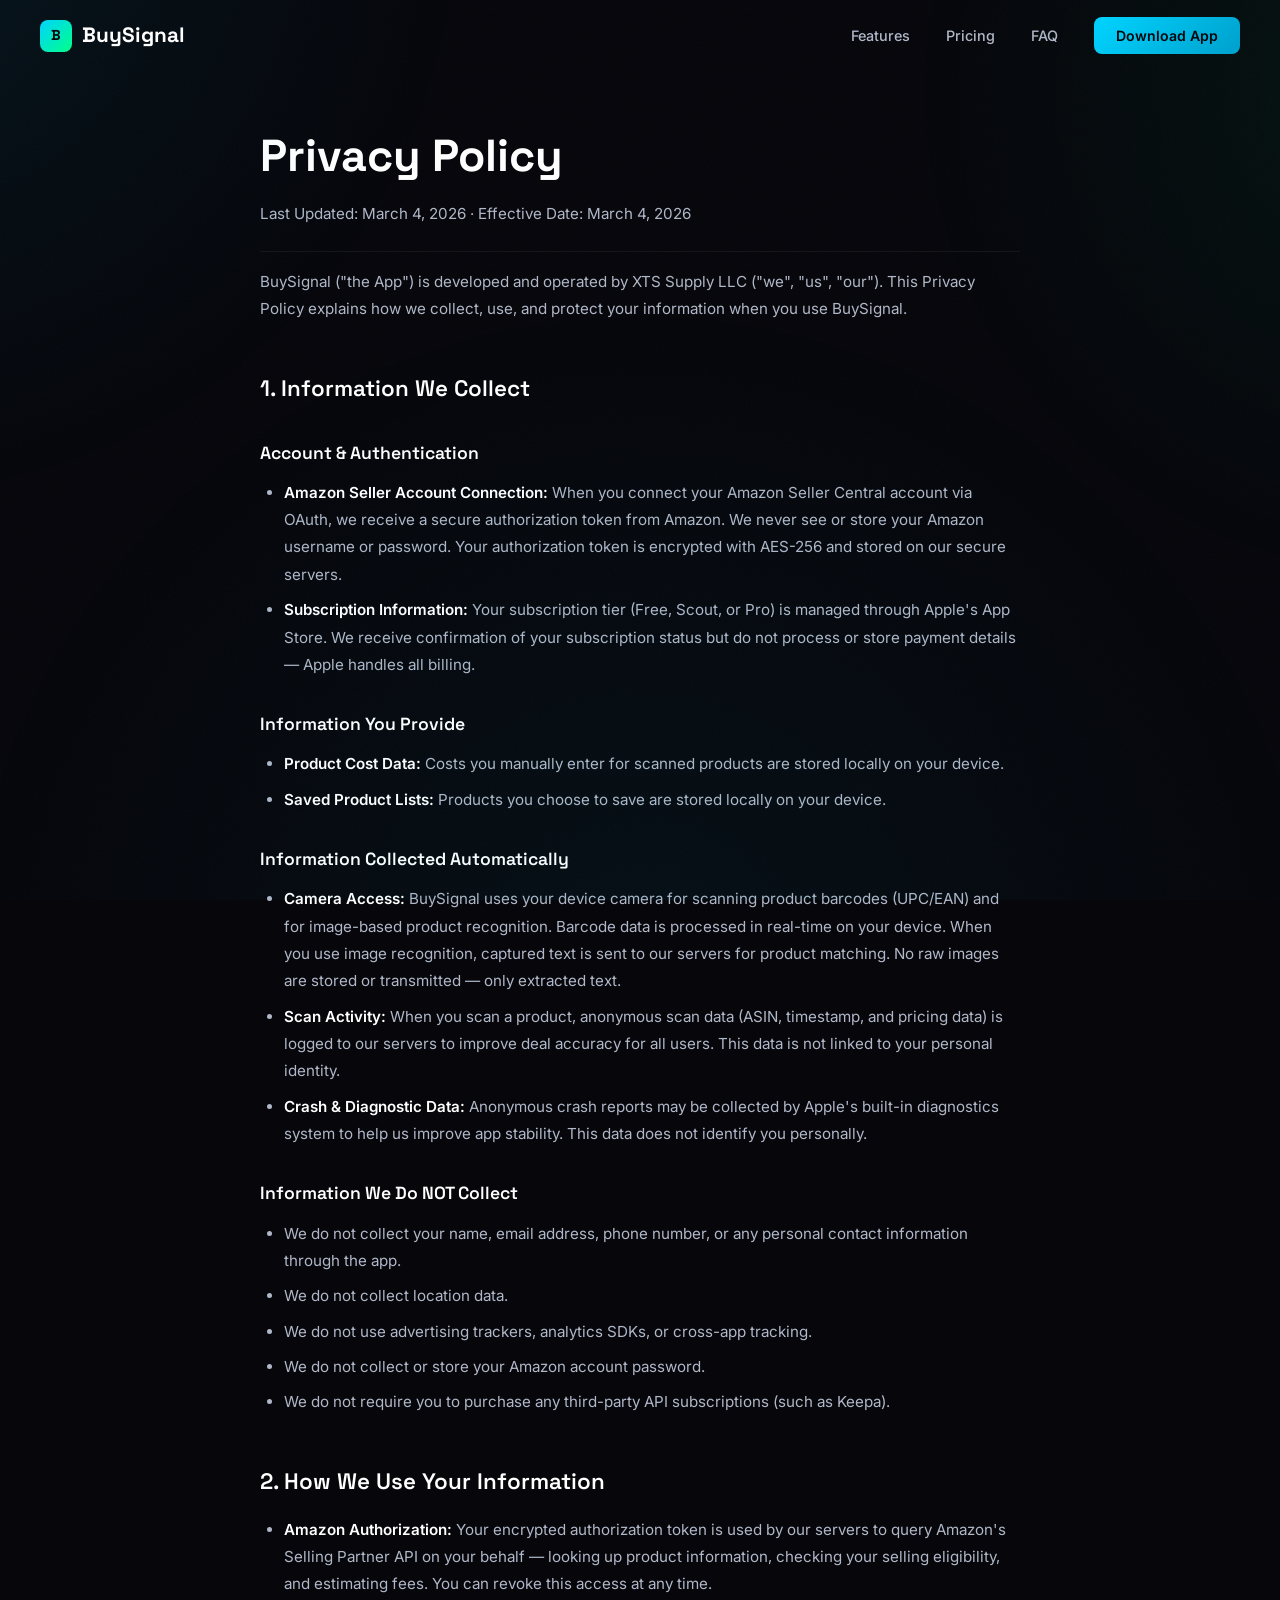
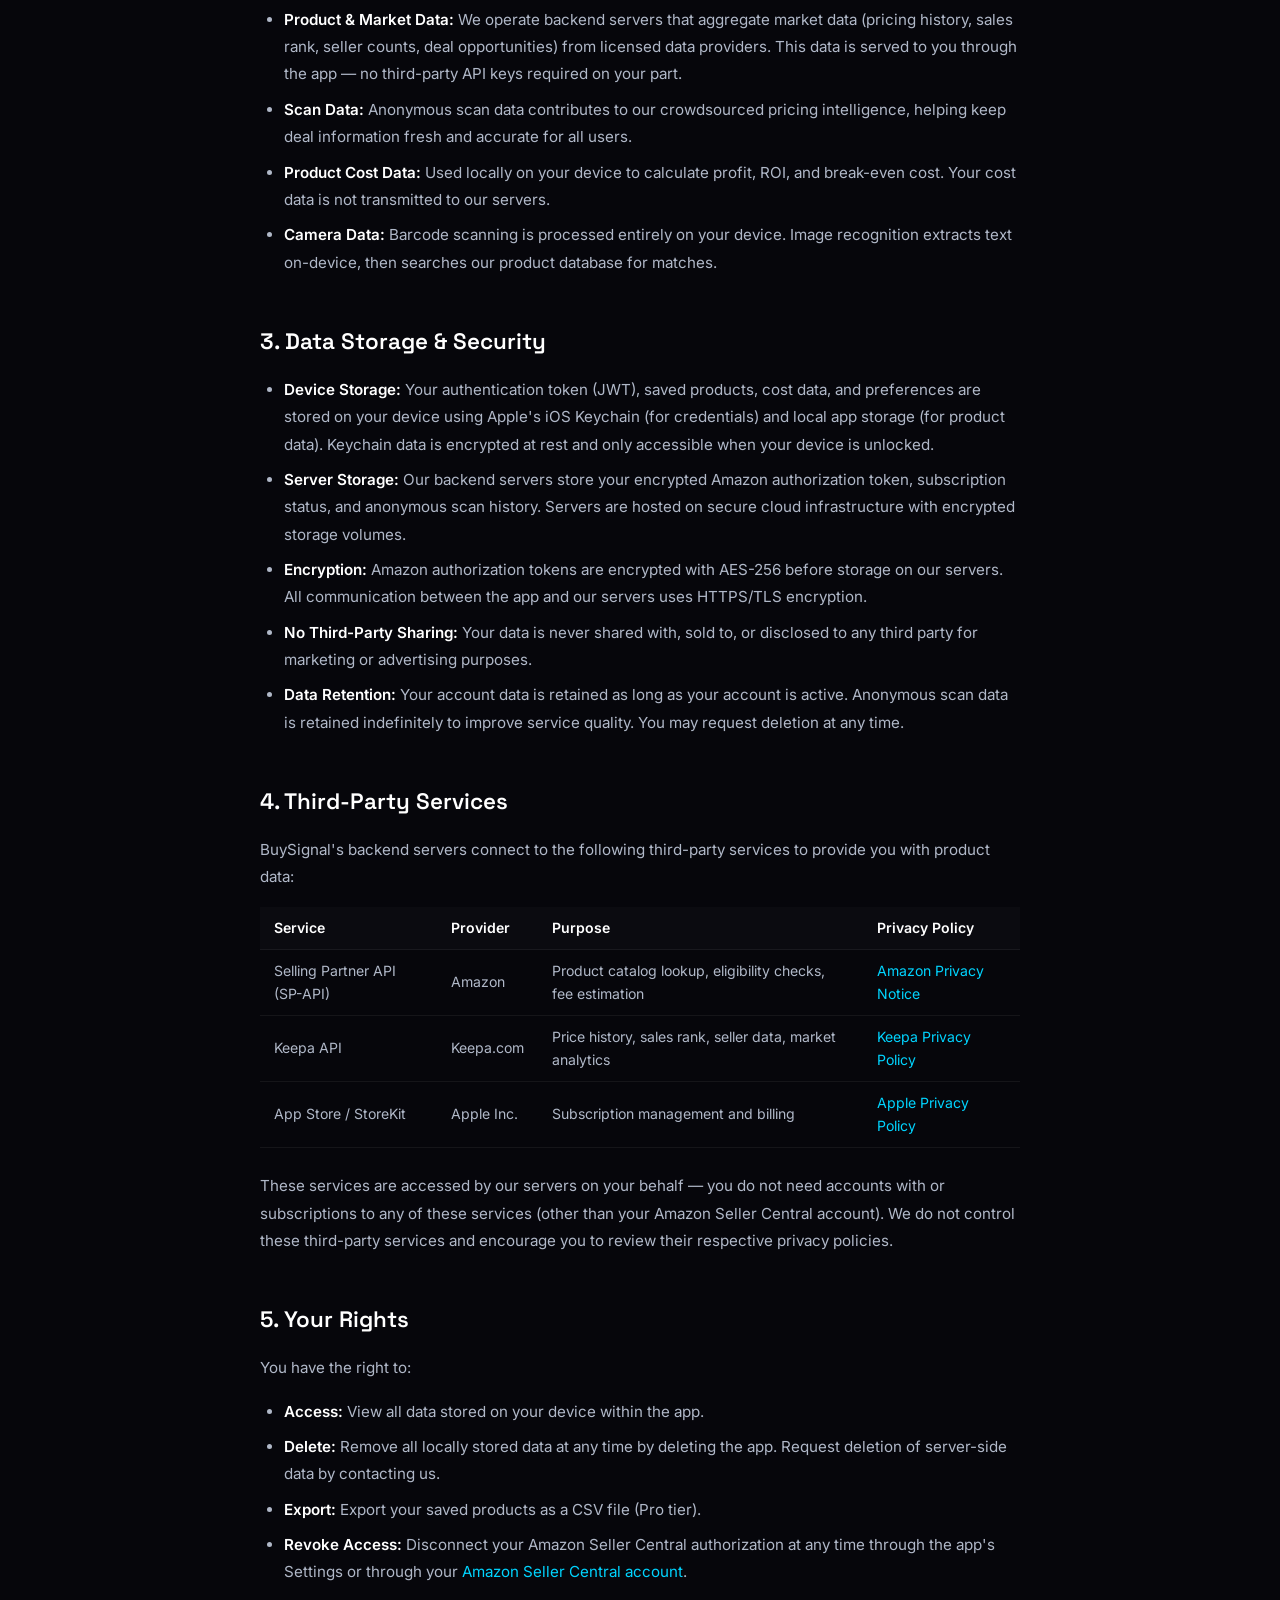
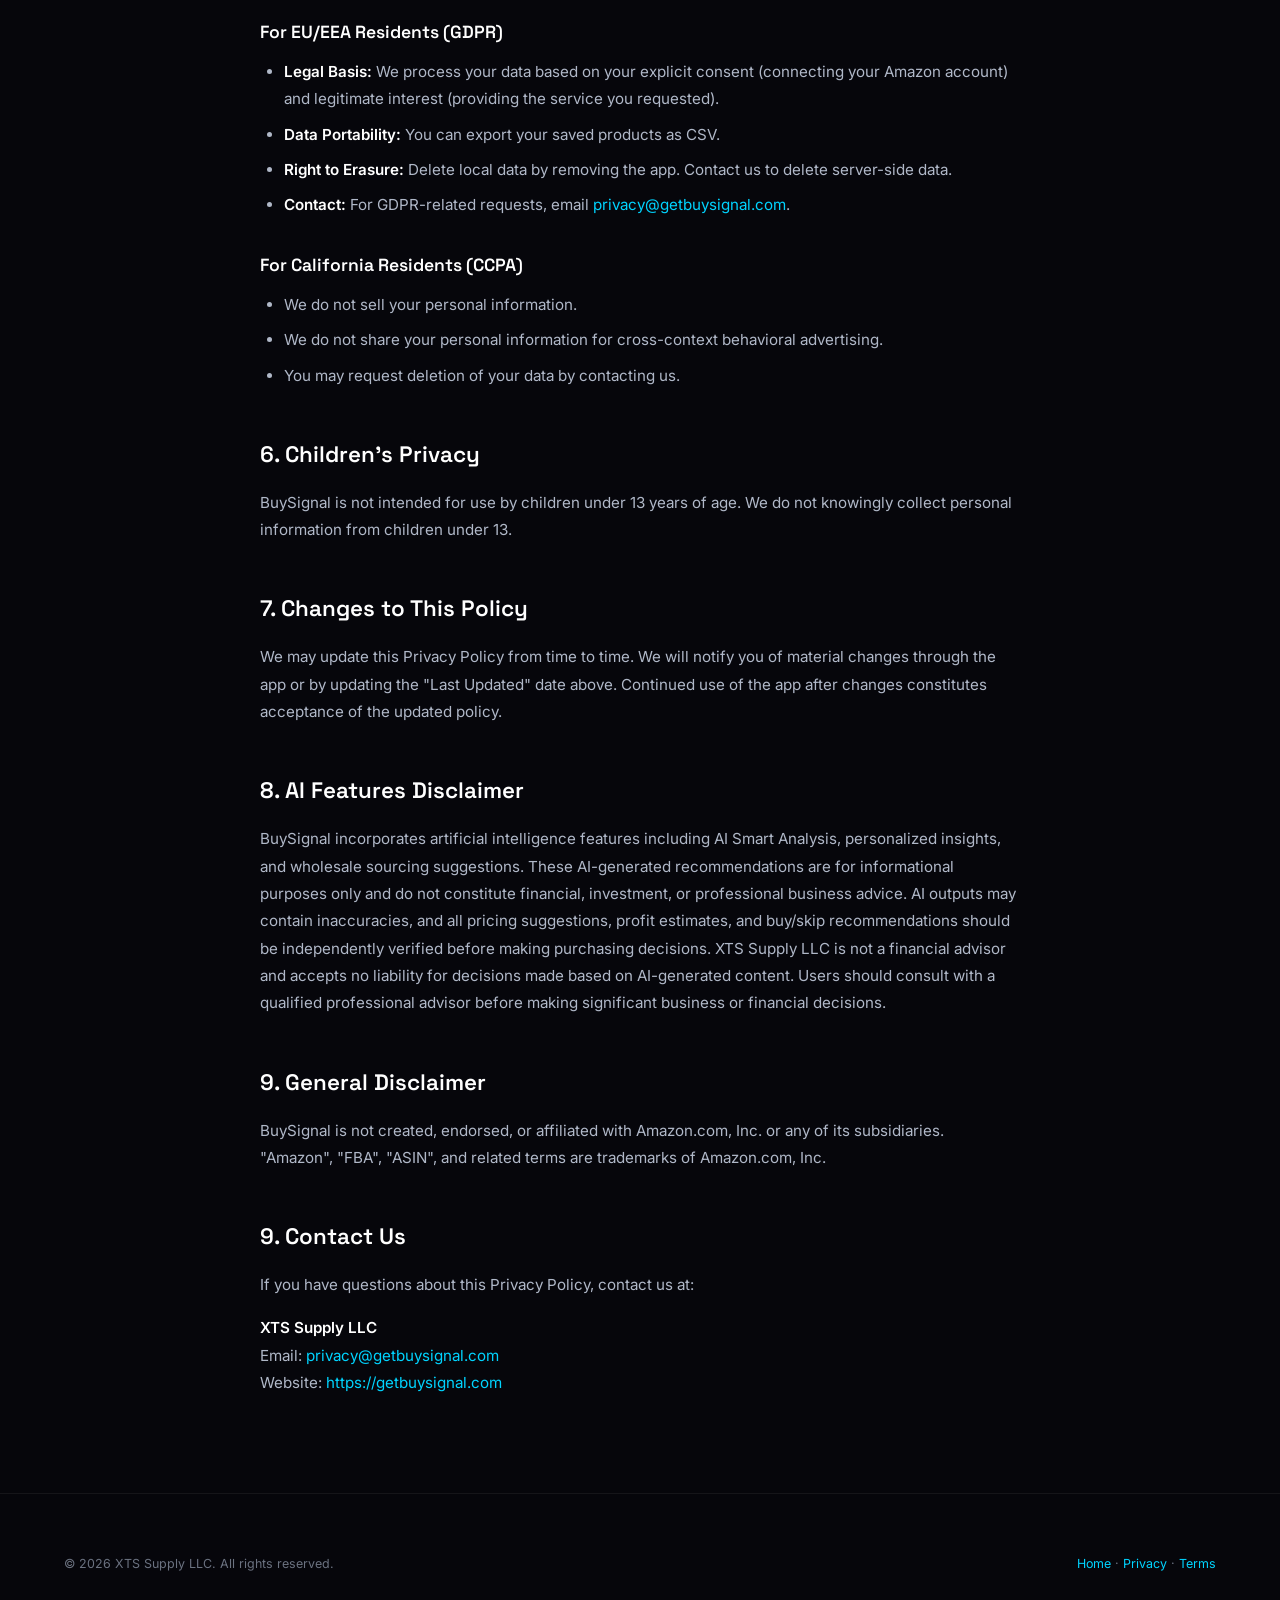
<file: privacy.html>
<!DOCTYPE html>
<html lang="en">
<head>
  <meta charset="UTF-8">
  <meta name="viewport" content="width=device-width, initial-scale=1.0">
  <title>Privacy Policy — BuySignal</title>
  <meta name="description" content="BuySignal Privacy Policy. Learn how we protect your data and respect your privacy.">

  <link rel="preconnect" href="https://fonts.googleapis.com">
  <link rel="preconnect" href="https://fonts.gstatic.com" crossorigin>
  <link href="https://fonts.googleapis.com/css2?family=Inter:wght@400;500;600;700&family=Space+Grotesk:wght@500;600;700&display=swap" rel="stylesheet">
  <link rel="stylesheet" href="styles.css">
  <link rel="icon" type="image/svg+xml" href="data:image/svg+xml,%3Csvg xmlns='http://www.w3.org/2000/svg' viewBox='0 0 32 32'%3E%3Crect width='32' height='32' rx='8' fill='%2300d4ff'/%3E%3Ctext x='50%25' y='55%25' text-anchor='middle' dominant-baseline='middle' font-family='sans-serif' font-weight='800' font-size='16' fill='%230a0a0f'%3EB%3C/text%3E%3C/svg%3E">
</head>
<body>

<div class="bg-mesh"></div>
<div class="bg-noise"></div>

<nav class="nav scrolled" id="nav">
  <div class="nav-inner">
    <a href="/" class="nav-logo">
      <div class="nav-logo-icon">B</div>
      BuySignal
    </a>
    <ul class="nav-links" id="navLinks">
      <li><a href="/#features">Features</a></li>
      <li><a href="/#pricing">Pricing</a></li>
      <li><a href="/#faq">FAQ</a></li>
      <li><a href="#" class="nav-cta">Download App</a></li>
    </ul>
    <button class="nav-toggle" id="navToggle" aria-label="Toggle menu">
      <span></span>
      <span></span>
      <span></span>
    </button>
  </div>
</nav>

<main class="legal-page">
  <div class="container">
    <div class="legal-content">
      <h1>Privacy Policy</h1>
      <p class="legal-meta">Last Updated: March 4, 2026 &middot; Effective Date: March 4, 2026</p>

      <p>BuySignal ("the App") is developed and operated by XTS Supply LLC ("we", "us", "our"). This Privacy Policy explains how we collect, use, and protect your information when you use BuySignal.</p>

      <h2>1. Information We Collect</h2>

      <h3>Account &amp; Authentication</h3>
      <ul>
        <li><strong>Amazon Seller Account Connection:</strong> When you connect your Amazon Seller Central account via OAuth, we receive a secure authorization token from Amazon. We never see or store your Amazon username or password. Your authorization token is encrypted with AES-256 and stored on our secure servers.</li>
        <li><strong>Subscription Information:</strong> Your subscription tier (Free, Scout, or Pro) is managed through Apple's App Store. We receive confirmation of your subscription status but do not process or store payment details — Apple handles all billing.</li>
      </ul>

      <h3>Information You Provide</h3>
      <ul>
        <li><strong>Product Cost Data:</strong> Costs you manually enter for scanned products are stored locally on your device.</li>
        <li><strong>Saved Product Lists:</strong> Products you choose to save are stored locally on your device.</li>
      </ul>

      <h3>Information Collected Automatically</h3>
      <ul>
        <li><strong>Camera Access:</strong> BuySignal uses your device camera for scanning product barcodes (UPC/EAN) and for image-based product recognition. Barcode data is processed in real-time on your device. When you use image recognition, captured text is sent to our servers for product matching. No raw images are stored or transmitted — only extracted text.</li>
        <li><strong>Scan Activity:</strong> When you scan a product, anonymous scan data (ASIN, timestamp, and pricing data) is logged to our servers to improve deal accuracy for all users. This data is not linked to your personal identity.</li>
        <li><strong>Crash &amp; Diagnostic Data:</strong> Anonymous crash reports may be collected by Apple's built-in diagnostics system to help us improve app stability. This data does not identify you personally.</li>
      </ul>

      <h3>Information We Do NOT Collect</h3>
      <ul>
        <li>We do not collect your name, email address, phone number, or any personal contact information through the app.</li>
        <li>We do not collect location data.</li>
        <li>We do not use advertising trackers, analytics SDKs, or cross-app tracking.</li>
        <li>We do not collect or store your Amazon account password.</li>
        <li>We do not require you to purchase any third-party API subscriptions (such as Keepa).</li>
      </ul>

      <h2>2. How We Use Your Information</h2>
      <ul>
        <li><strong>Amazon Authorization:</strong> Your encrypted authorization token is used by our servers to query Amazon's Selling Partner API on your behalf — looking up product information, checking your selling eligibility, and estimating fees. You can revoke this access at any time.</li>
        <li><strong>Product &amp; Market Data:</strong> We operate backend servers that aggregate market data (pricing history, sales rank, seller counts, deal opportunities) from licensed data providers. This data is served to you through the app — no third-party API keys required on your part.</li>
        <li><strong>Scan Data:</strong> Anonymous scan data contributes to our crowdsourced pricing intelligence, helping keep deal information fresh and accurate for all users.</li>
        <li><strong>Product Cost Data:</strong> Used locally on your device to calculate profit, ROI, and break-even cost. Your cost data is not transmitted to our servers.</li>
        <li><strong>Camera Data:</strong> Barcode scanning is processed entirely on your device. Image recognition extracts text on-device, then searches our product database for matches.</li>
      </ul>

      <h2>3. Data Storage &amp; Security</h2>
      <ul>
        <li><strong>Device Storage:</strong> Your authentication token (JWT), saved products, cost data, and preferences are stored on your device using Apple's iOS Keychain (for credentials) and local app storage (for product data). Keychain data is encrypted at rest and only accessible when your device is unlocked.</li>
        <li><strong>Server Storage:</strong> Our backend servers store your encrypted Amazon authorization token, subscription status, and anonymous scan history. Servers are hosted on secure cloud infrastructure with encrypted storage volumes.</li>
        <li><strong>Encryption:</strong> Amazon authorization tokens are encrypted with AES-256 before storage on our servers. All communication between the app and our servers uses HTTPS/TLS encryption.</li>
        <li><strong>No Third-Party Sharing:</strong> Your data is never shared with, sold to, or disclosed to any third party for marketing or advertising purposes.</li>
        <li><strong>Data Retention:</strong> Your account data is retained as long as your account is active. Anonymous scan data is retained indefinitely to improve service quality. You may request deletion at any time.</li>
      </ul>

      <h2>4. Third-Party Services</h2>
      <p>BuySignal's backend servers connect to the following third-party services to provide you with product data:</p>
      <table>
        <thead>
          <tr>
            <th>Service</th>
            <th>Provider</th>
            <th>Purpose</th>
            <th>Privacy Policy</th>
          </tr>
        </thead>
        <tbody>
          <tr>
            <td>Selling Partner API (SP-API)</td>
            <td>Amazon</td>
            <td>Product catalog lookup, eligibility checks, fee estimation</td>
            <td><a href="https://www.amazon.com/privacy" target="_blank" rel="noopener">Amazon Privacy Notice</a></td>
          </tr>
          <tr>
            <td>Keepa API</td>
            <td>Keepa.com</td>
            <td>Price history, sales rank, seller data, market analytics</td>
            <td><a href="https://keepa.com/privacy" target="_blank" rel="noopener">Keepa Privacy Policy</a></td>
          </tr>
          <tr>
            <td>App Store / StoreKit</td>
            <td>Apple Inc.</td>
            <td>Subscription management and billing</td>
            <td><a href="https://www.apple.com/legal/privacy/" target="_blank" rel="noopener">Apple Privacy Policy</a></td>
          </tr>
        </tbody>
      </table>
      <p>These services are accessed by our servers on your behalf — you do not need accounts with or subscriptions to any of these services (other than your Amazon Seller Central account). We do not control these third-party services and encourage you to review their respective privacy policies.</p>

      <h2>5. Your Rights</h2>
      <p>You have the right to:</p>
      <ul>
        <li><strong>Access:</strong> View all data stored on your device within the app.</li>
        <li><strong>Delete:</strong> Remove all locally stored data at any time by deleting the app. Request deletion of server-side data by contacting us.</li>
        <li><strong>Export:</strong> Export your saved products as a CSV file (Pro tier).</li>
        <li><strong>Revoke Access:</strong> Disconnect your Amazon Seller Central authorization at any time through the app's Settings or through your <a href="https://sellercentral.amazon.com/apps/manage" target="_blank" rel="noopener">Amazon Seller Central account</a>.</li>
      </ul>

      <h3>For EU/EEA Residents (GDPR)</h3>
      <ul>
        <li><strong>Legal Basis:</strong> We process your data based on your explicit consent (connecting your Amazon account) and legitimate interest (providing the service you requested).</li>
        <li><strong>Data Portability:</strong> You can export your saved products as CSV.</li>
        <li><strong>Right to Erasure:</strong> Delete local data by removing the app. Contact us to delete server-side data.</li>
        <li><strong>Contact:</strong> For GDPR-related requests, email <a href="mailto:privacy@getbuysignal.com">privacy@getbuysignal.com</a>.</li>
      </ul>

      <h3>For California Residents (CCPA)</h3>
      <ul>
        <li>We do not sell your personal information.</li>
        <li>We do not share your personal information for cross-context behavioral advertising.</li>
        <li>You may request deletion of your data by contacting us.</li>
      </ul>

      <h2>6. Children's Privacy</h2>
      <p>BuySignal is not intended for use by children under 13 years of age. We do not knowingly collect personal information from children under 13.</p>

      <h2>7. Changes to This Policy</h2>
      <p>We may update this Privacy Policy from time to time. We will notify you of material changes through the app or by updating the "Last Updated" date above. Continued use of the app after changes constitutes acceptance of the updated policy.</p>

      <h2>8. AI Features Disclaimer</h2>
      <p>BuySignal incorporates artificial intelligence features including AI Smart Analysis, personalized insights, and wholesale sourcing suggestions. These AI-generated recommendations are for informational purposes only and do not constitute financial, investment, or professional business advice. AI outputs may contain inaccuracies, and all pricing suggestions, profit estimates, and buy/skip recommendations should be independently verified before making purchasing decisions. XTS Supply LLC is not a financial advisor and accepts no liability for decisions made based on AI-generated content. Users should consult with a qualified professional advisor before making significant business or financial decisions.</p>

      <h2>9. General Disclaimer</h2>
      <p>BuySignal is not created, endorsed, or affiliated with Amazon.com, Inc. or any of its subsidiaries. "Amazon", "FBA", "ASIN", and related terms are trademarks of Amazon.com, Inc.</p>

      <h2>9. Contact Us</h2>
      <p>If you have questions about this Privacy Policy, contact us at:</p>
      <p><strong>XTS Supply LLC</strong><br>
      Email: <a href="mailto:privacy@getbuysignal.com">privacy@getbuysignal.com</a><br>
      Website: <a href="https://getbuysignal.com">https://getbuysignal.com</a></p>
    </div>
  </div>
</main>

<footer class="footer">
  <div class="container">
    <div class="footer-bottom" style="border-top: none; padding-top: 0;">
      <p>&copy; 2026 XTS Supply LLC. All rights reserved.</p>
      <p><a href="/">Home</a> &middot; <a href="/privacy">Privacy</a> &middot; <a href="/terms">Terms</a></p>
    </div>
  </div>
</footer>

<script src="script.js"></script>
</body>
</html>
</file>
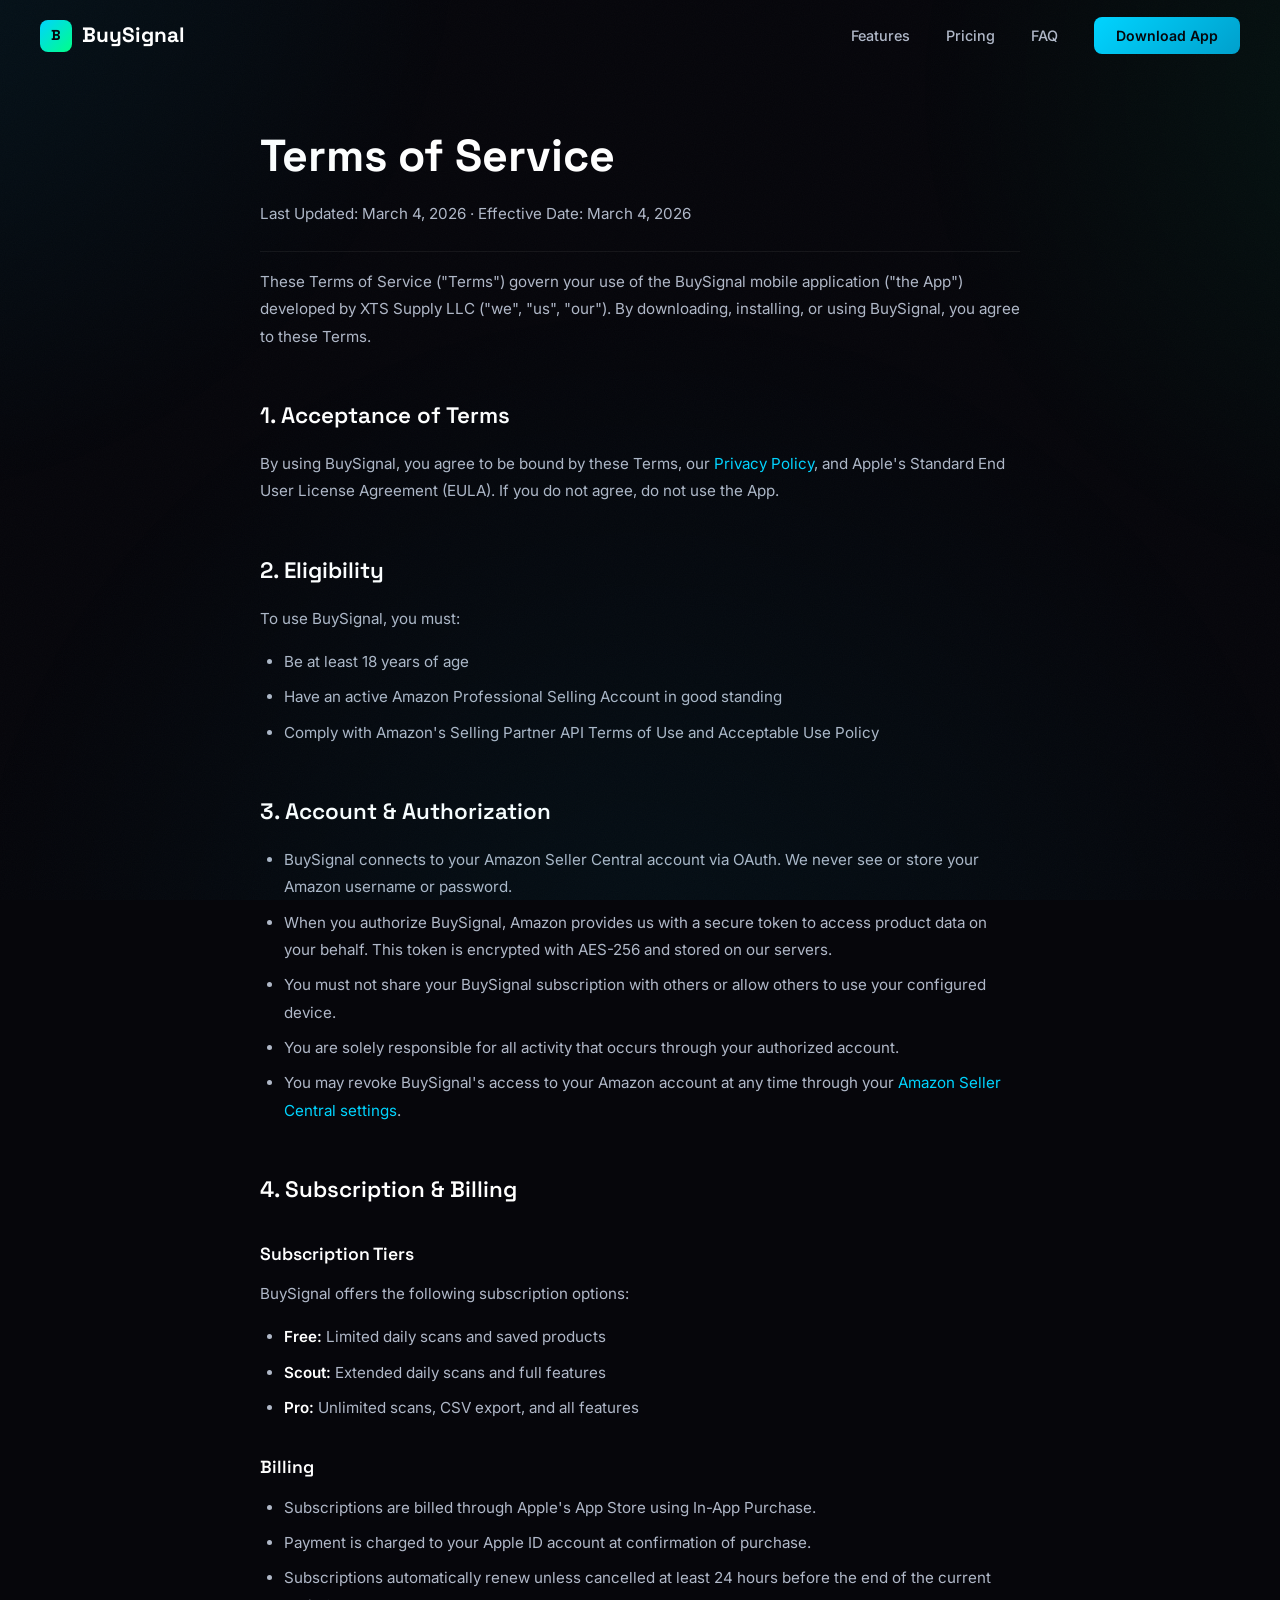
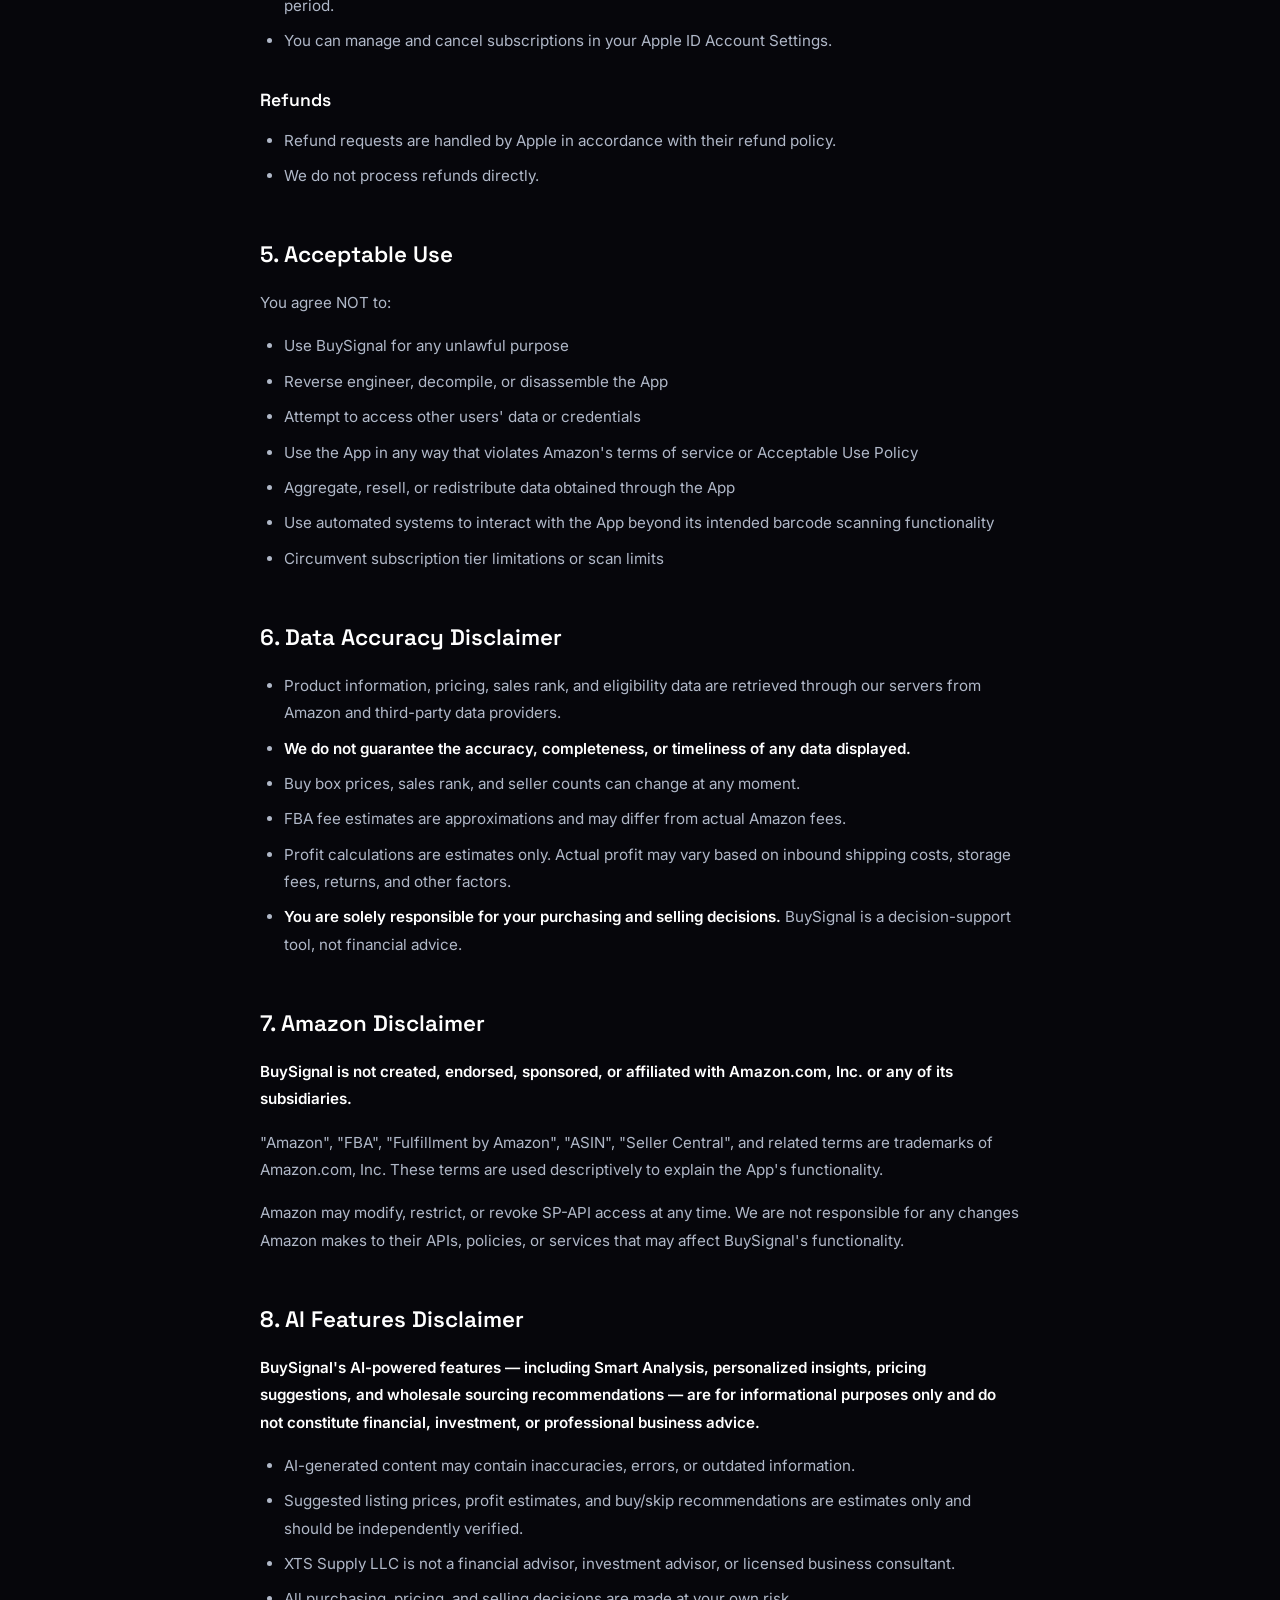
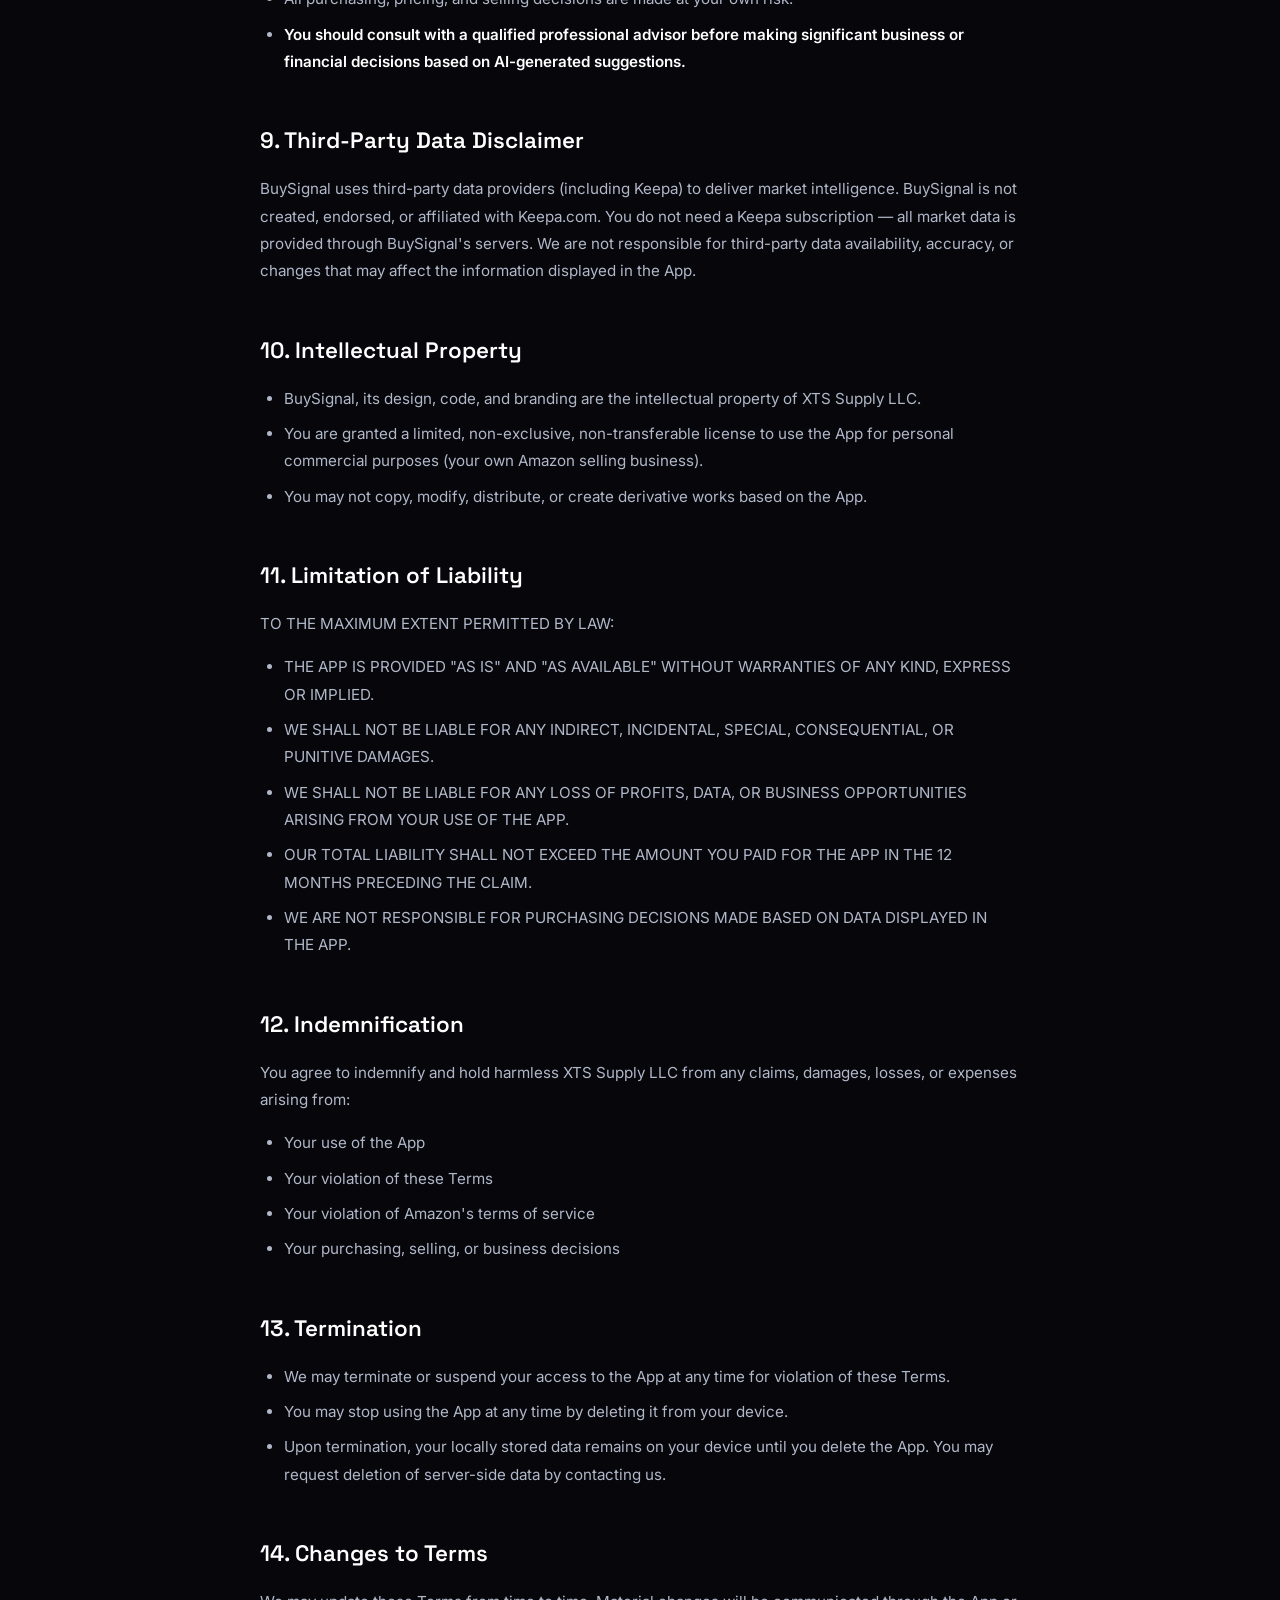
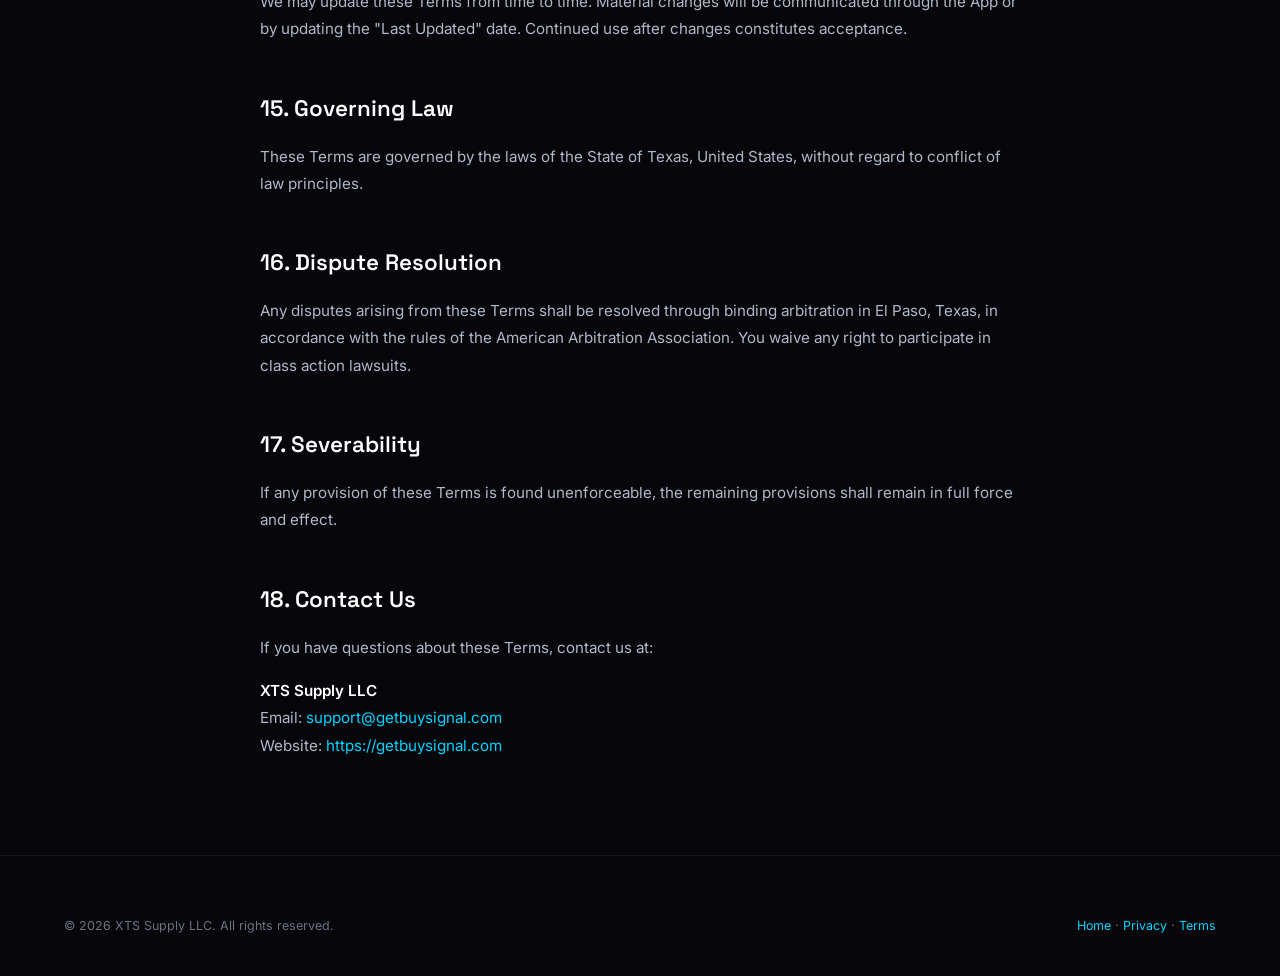
<file: terms.html>
<!DOCTYPE html>
<html lang="en">
<head>
  <meta charset="UTF-8">
  <meta name="viewport" content="width=device-width, initial-scale=1.0">
  <title>Terms of Service — BuySignal</title>
  <meta name="description" content="BuySignal Terms of Service. Read the terms that govern your use of the BuySignal app.">

  <link rel="preconnect" href="https://fonts.googleapis.com">
  <link rel="preconnect" href="https://fonts.gstatic.com" crossorigin>
  <link href="https://fonts.googleapis.com/css2?family=Inter:wght@400;500;600;700&family=Space+Grotesk:wght@500;600;700&display=swap" rel="stylesheet">
  <link rel="stylesheet" href="styles.css">
  <link rel="icon" type="image/svg+xml" href="data:image/svg+xml,%3Csvg xmlns='http://www.w3.org/2000/svg' viewBox='0 0 32 32'%3E%3Crect width='32' height='32' rx='8' fill='%2300d4ff'/%3E%3Ctext x='50%25' y='55%25' text-anchor='middle' dominant-baseline='middle' font-family='sans-serif' font-weight='800' font-size='16' fill='%230a0a0f'%3EB%3C/text%3E%3C/svg%3E">
</head>
<body>

<div class="bg-mesh"></div>
<div class="bg-noise"></div>

<nav class="nav scrolled" id="nav">
  <div class="nav-inner">
    <a href="/" class="nav-logo">
      <div class="nav-logo-icon">B</div>
      BuySignal
    </a>
    <ul class="nav-links" id="navLinks">
      <li><a href="/#features">Features</a></li>
      <li><a href="/#pricing">Pricing</a></li>
      <li><a href="/#faq">FAQ</a></li>
      <li><a href="#" class="nav-cta">Download App</a></li>
    </ul>
    <button class="nav-toggle" id="navToggle" aria-label="Toggle menu">
      <span></span>
      <span></span>
      <span></span>
    </button>
  </div>
</nav>

<main class="legal-page">
  <div class="container">
    <div class="legal-content">
      <h1>Terms of Service</h1>
      <p class="legal-meta">Last Updated: March 4, 2026 &middot; Effective Date: March 4, 2026</p>

      <p>These Terms of Service ("Terms") govern your use of the BuySignal mobile application ("the App") developed by XTS Supply LLC ("we", "us", "our"). By downloading, installing, or using BuySignal, you agree to these Terms.</p>

      <h2>1. Acceptance of Terms</h2>
      <p>By using BuySignal, you agree to be bound by these Terms, our <a href="/privacy">Privacy Policy</a>, and Apple's Standard End User License Agreement (EULA). If you do not agree, do not use the App.</p>

      <h2>2. Eligibility</h2>
      <p>To use BuySignal, you must:</p>
      <ul>
        <li>Be at least 18 years of age</li>
        <li>Have an active Amazon Professional Selling Account in good standing</li>
        <li>Comply with Amazon's Selling Partner API Terms of Use and Acceptable Use Policy</li>
      </ul>

      <h2>3. Account &amp; Authorization</h2>
      <ul>
        <li>BuySignal connects to your Amazon Seller Central account via OAuth. We never see or store your Amazon username or password.</li>
        <li>When you authorize BuySignal, Amazon provides us with a secure token to access product data on your behalf. This token is encrypted with AES-256 and stored on our servers.</li>
        <li>You must not share your BuySignal subscription with others or allow others to use your configured device.</li>
        <li>You are solely responsible for all activity that occurs through your authorized account.</li>
        <li>You may revoke BuySignal's access to your Amazon account at any time through your <a href="https://sellercentral.amazon.com/apps/manage" target="_blank" rel="noopener">Amazon Seller Central settings</a>.</li>
      </ul>

      <h2>4. Subscription &amp; Billing</h2>

      <h3>Subscription Tiers</h3>
      <p>BuySignal offers the following subscription options:</p>
      <ul>
        <li><strong>Free:</strong> Limited daily scans and saved products</li>
        <li><strong>Scout:</strong> Extended daily scans and full features</li>
        <li><strong>Pro:</strong> Unlimited scans, CSV export, and all features</li>
      </ul>

      <h3>Billing</h3>
      <ul>
        <li>Subscriptions are billed through Apple's App Store using In-App Purchase.</li>
        <li>Payment is charged to your Apple ID account at confirmation of purchase.</li>
        <li>Subscriptions automatically renew unless cancelled at least 24 hours before the end of the current period.</li>
        <li>You can manage and cancel subscriptions in your Apple ID Account Settings.</li>
      </ul>

      <h3>Refunds</h3>
      <ul>
        <li>Refund requests are handled by Apple in accordance with their refund policy.</li>
        <li>We do not process refunds directly.</li>
      </ul>

      <h2>5. Acceptable Use</h2>
      <p>You agree NOT to:</p>
      <ul>
        <li>Use BuySignal for any unlawful purpose</li>
        <li>Reverse engineer, decompile, or disassemble the App</li>
        <li>Attempt to access other users' data or credentials</li>
        <li>Use the App in any way that violates Amazon's terms of service or Acceptable Use Policy</li>
        <li>Aggregate, resell, or redistribute data obtained through the App</li>
        <li>Use automated systems to interact with the App beyond its intended barcode scanning functionality</li>
        <li>Circumvent subscription tier limitations or scan limits</li>
      </ul>

      <h2>6. Data Accuracy Disclaimer</h2>
      <ul>
        <li>Product information, pricing, sales rank, and eligibility data are retrieved through our servers from Amazon and third-party data providers.</li>
        <li><strong>We do not guarantee the accuracy, completeness, or timeliness of any data displayed.</strong></li>
        <li>Buy box prices, sales rank, and seller counts can change at any moment.</li>
        <li>FBA fee estimates are approximations and may differ from actual Amazon fees.</li>
        <li>Profit calculations are estimates only. Actual profit may vary based on inbound shipping costs, storage fees, returns, and other factors.</li>
        <li><strong>You are solely responsible for your purchasing and selling decisions.</strong> BuySignal is a decision-support tool, not financial advice.</li>
      </ul>

      <h2>7. Amazon Disclaimer</h2>
      <p><strong>BuySignal is not created, endorsed, sponsored, or affiliated with Amazon.com, Inc. or any of its subsidiaries.</strong></p>
      <p>"Amazon", "FBA", "Fulfillment by Amazon", "ASIN", "Seller Central", and related terms are trademarks of Amazon.com, Inc. These terms are used descriptively to explain the App's functionality.</p>
      <p>Amazon may modify, restrict, or revoke SP-API access at any time. We are not responsible for any changes Amazon makes to their APIs, policies, or services that may affect BuySignal's functionality.</p>

      <h2>8. AI Features Disclaimer</h2>
      <p><strong>BuySignal's AI-powered features — including Smart Analysis, personalized insights, pricing suggestions, and wholesale sourcing recommendations — are for informational purposes only and do not constitute financial, investment, or professional business advice.</strong></p>
      <ul>
        <li>AI-generated content may contain inaccuracies, errors, or outdated information.</li>
        <li>Suggested listing prices, profit estimates, and buy/skip recommendations are estimates only and should be independently verified.</li>
        <li>XTS Supply LLC is not a financial advisor, investment advisor, or licensed business consultant.</li>
        <li>All purchasing, pricing, and selling decisions are made at your own risk.</li>
        <li><strong>You should consult with a qualified professional advisor before making significant business or financial decisions based on AI-generated suggestions.</strong></li>
      </ul>

      <h2>9. Third-Party Data Disclaimer</h2>
      <p>BuySignal uses third-party data providers (including Keepa) to deliver market intelligence. BuySignal is not created, endorsed, or affiliated with Keepa.com. You do not need a Keepa subscription — all market data is provided through BuySignal's servers. We are not responsible for third-party data availability, accuracy, or changes that may affect the information displayed in the App.</p>

      <h2>10. Intellectual Property</h2>
      <ul>
        <li>BuySignal, its design, code, and branding are the intellectual property of XTS Supply LLC.</li>
        <li>You are granted a limited, non-exclusive, non-transferable license to use the App for personal commercial purposes (your own Amazon selling business).</li>
        <li>You may not copy, modify, distribute, or create derivative works based on the App.</li>
      </ul>

      <h2>11. Limitation of Liability</h2>
      <p>TO THE MAXIMUM EXTENT PERMITTED BY LAW:</p>
      <ul>
        <li>THE APP IS PROVIDED "AS IS" AND "AS AVAILABLE" WITHOUT WARRANTIES OF ANY KIND, EXPRESS OR IMPLIED.</li>
        <li>WE SHALL NOT BE LIABLE FOR ANY INDIRECT, INCIDENTAL, SPECIAL, CONSEQUENTIAL, OR PUNITIVE DAMAGES.</li>
        <li>WE SHALL NOT BE LIABLE FOR ANY LOSS OF PROFITS, DATA, OR BUSINESS OPPORTUNITIES ARISING FROM YOUR USE OF THE APP.</li>
        <li>OUR TOTAL LIABILITY SHALL NOT EXCEED THE AMOUNT YOU PAID FOR THE APP IN THE 12 MONTHS PRECEDING THE CLAIM.</li>
        <li>WE ARE NOT RESPONSIBLE FOR PURCHASING DECISIONS MADE BASED ON DATA DISPLAYED IN THE APP.</li>
      </ul>

      <h2>12. Indemnification</h2>
      <p>You agree to indemnify and hold harmless XTS Supply LLC from any claims, damages, losses, or expenses arising from:</p>
      <ul>
        <li>Your use of the App</li>
        <li>Your violation of these Terms</li>
        <li>Your violation of Amazon's terms of service</li>
        <li>Your purchasing, selling, or business decisions</li>
      </ul>

      <h2>13. Termination</h2>
      <ul>
        <li>We may terminate or suspend your access to the App at any time for violation of these Terms.</li>
        <li>You may stop using the App at any time by deleting it from your device.</li>
        <li>Upon termination, your locally stored data remains on your device until you delete the App. You may request deletion of server-side data by contacting us.</li>
      </ul>

      <h2>14. Changes to Terms</h2>
      <p>We may update these Terms from time to time. Material changes will be communicated through the App or by updating the "Last Updated" date. Continued use after changes constitutes acceptance.</p>

      <h2>15. Governing Law</h2>
      <p>These Terms are governed by the laws of the State of Texas, United States, without regard to conflict of law principles.</p>

      <h2>16. Dispute Resolution</h2>
      <p>Any disputes arising from these Terms shall be resolved through binding arbitration in El Paso, Texas, in accordance with the rules of the American Arbitration Association. You waive any right to participate in class action lawsuits.</p>

      <h2>17. Severability</h2>
      <p>If any provision of these Terms is found unenforceable, the remaining provisions shall remain in full force and effect.</p>

      <h2>18. Contact Us</h2>
      <p>If you have questions about these Terms, contact us at:</p>
      <p><strong>XTS Supply LLC</strong><br>
      Email: <a href="mailto:support@getbuysignal.com">support@getbuysignal.com</a><br>
      Website: <a href="https://getbuysignal.com">https://getbuysignal.com</a></p>
    </div>
  </div>
</main>

<footer class="footer">
  <div class="container">
    <div class="footer-bottom" style="border-top: none; padding-top: 0;">
      <p>&copy; 2026 XTS Supply LLC. All rights reserved.</p>
      <p><a href="/">Home</a> &middot; <a href="/privacy">Privacy</a> &middot; <a href="/terms">Terms</a></p>
    </div>
  </div>
</footer>

<script src="script.js"></script>
</body>
</html>
</file>
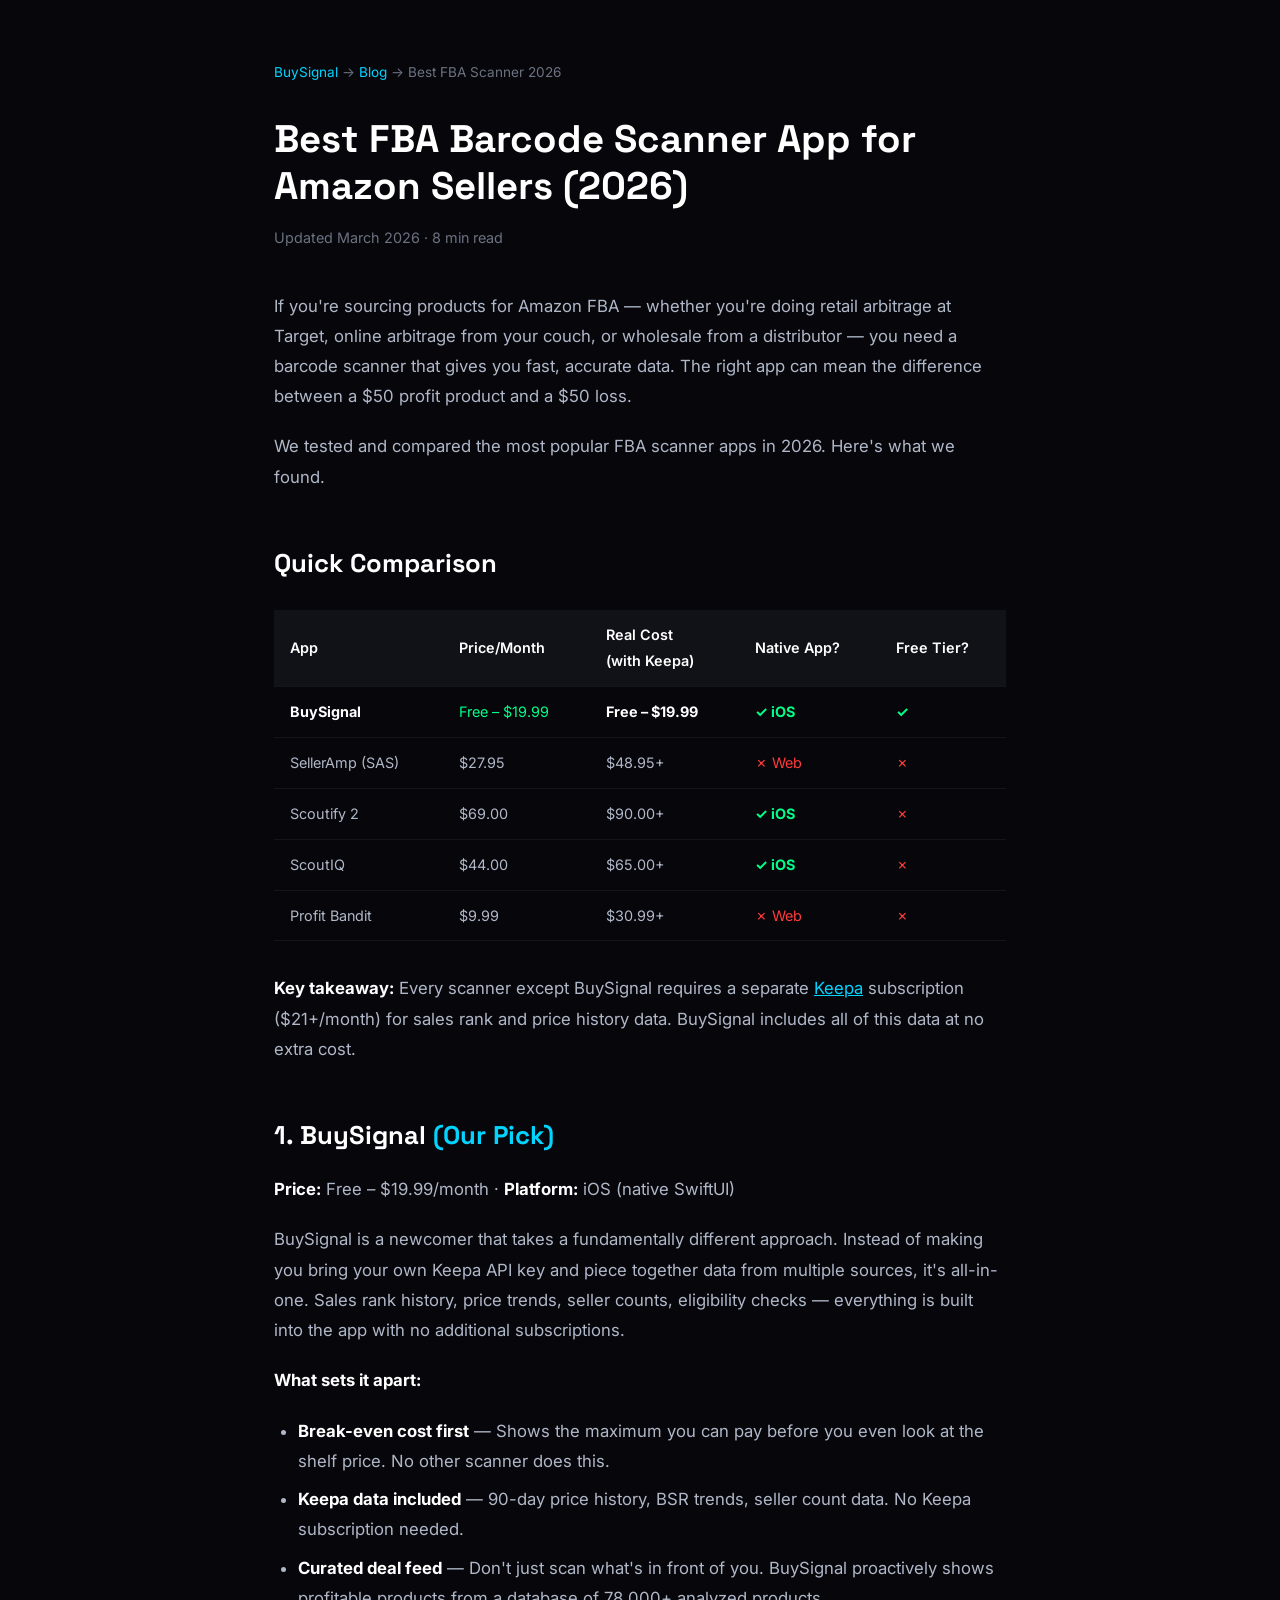
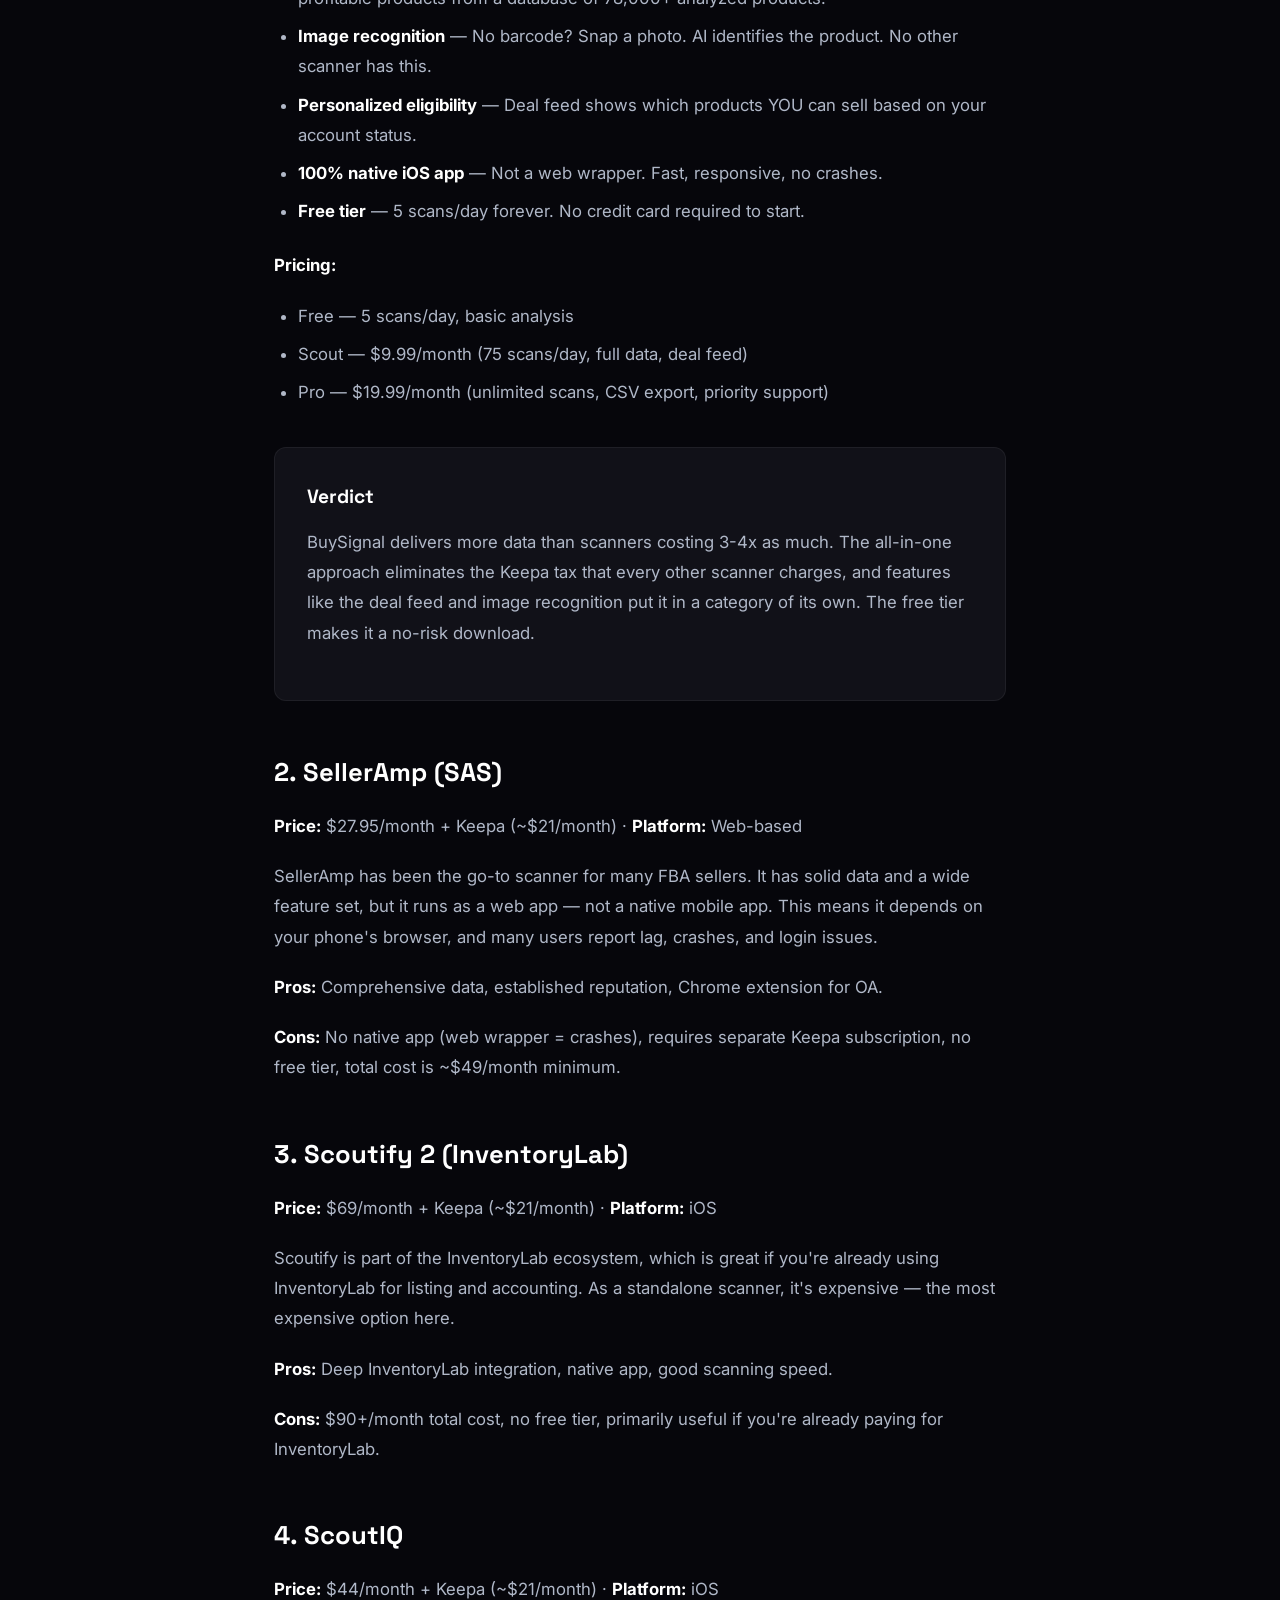
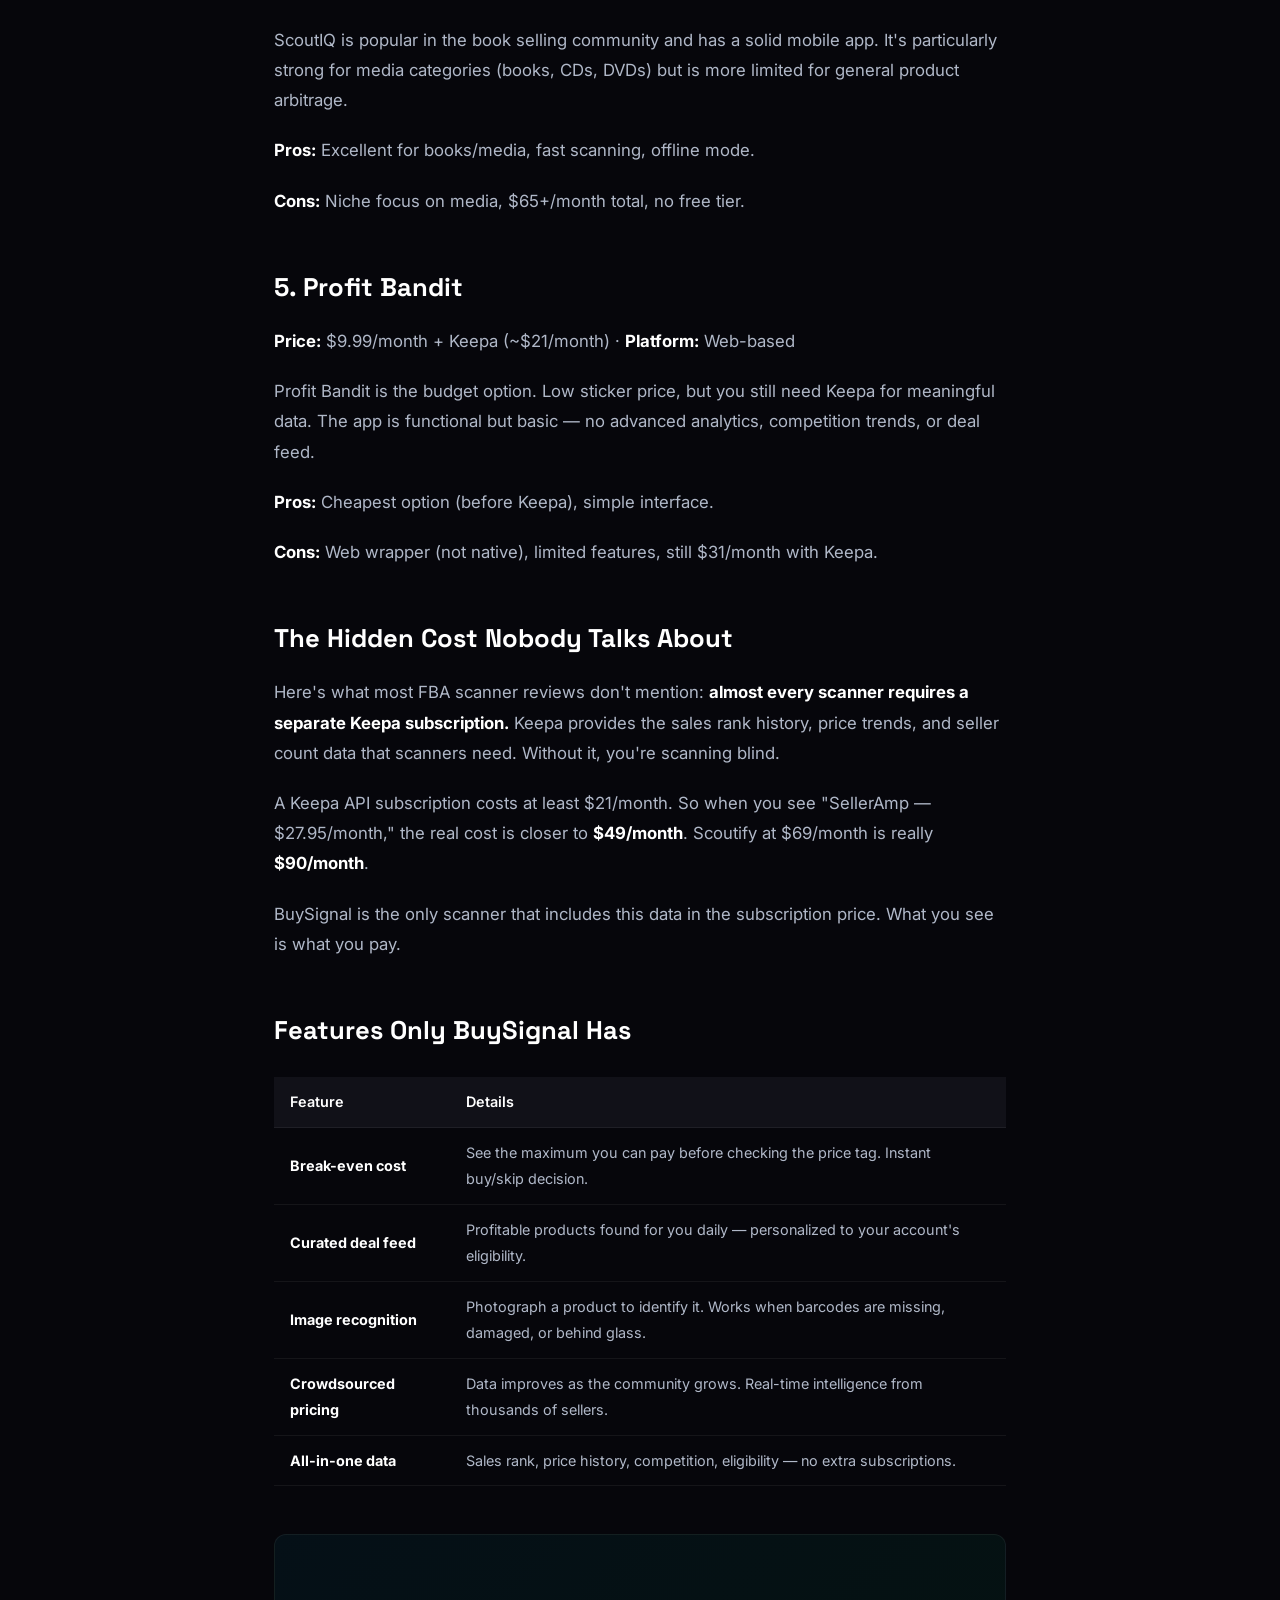
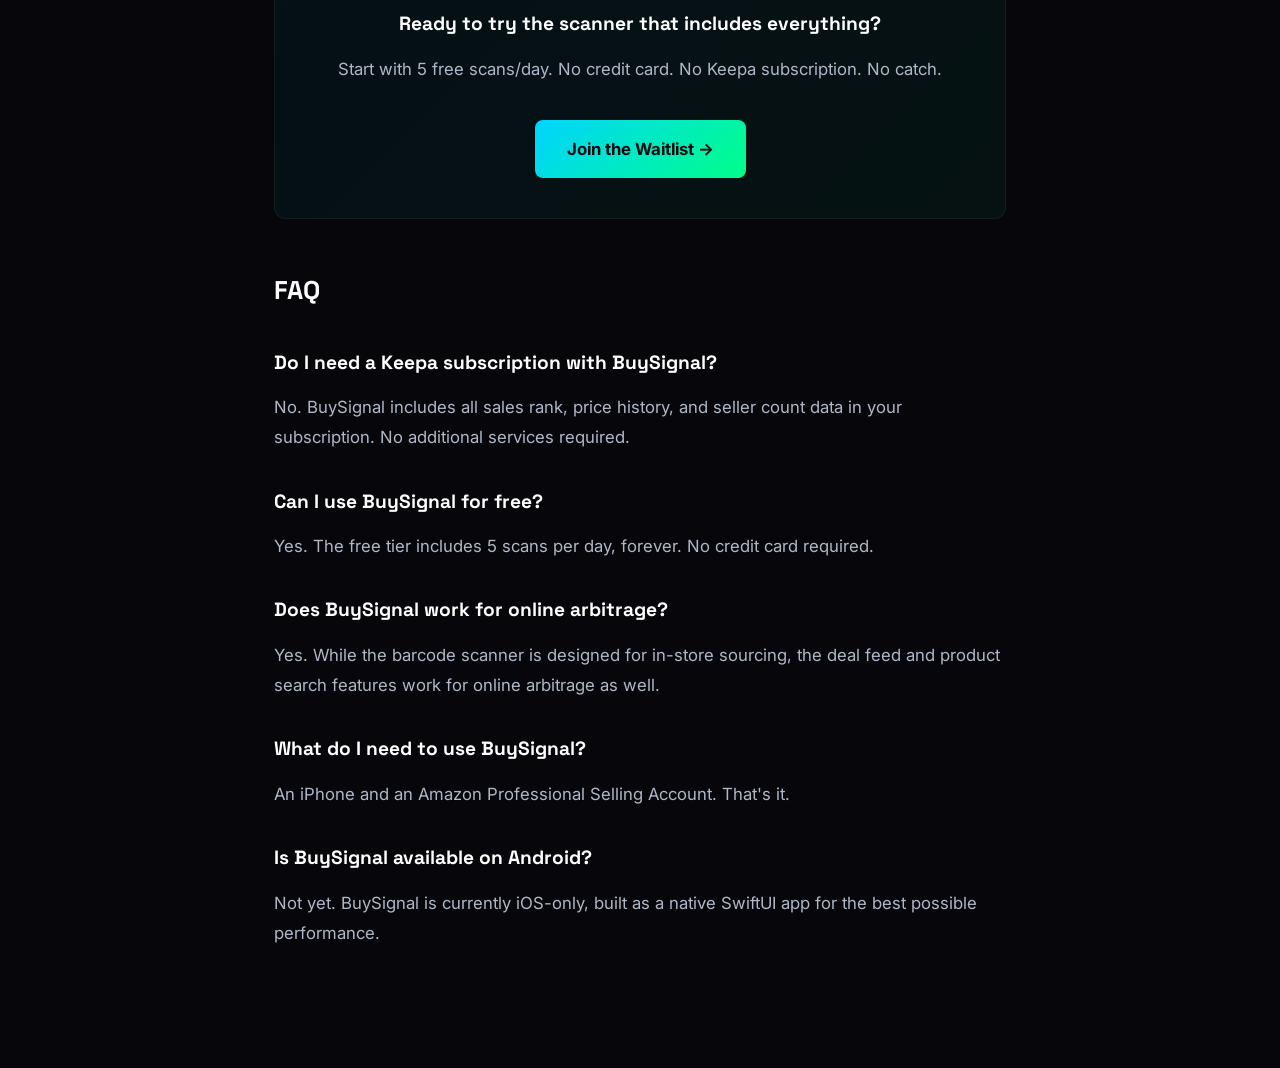
<file: blog/best-fba-scanner-2026.html>
<!DOCTYPE html>
<html lang="en">
<head>
  <meta charset="UTF-8">
  <meta name="viewport" content="width=device-width, initial-scale=1.0">
  <title>Best FBA Barcode Scanner App for Amazon Sellers (2026) | BuySignal</title>
  <meta name="description" content="Compare the best FBA barcode scanner apps for Amazon sellers in 2026. SellerAmp vs Scoutify vs ScoutIQ vs BuySignal — pricing, features, and honest reviews.">
  <meta name="keywords" content="best FBA scanner 2026, SellerAmp alternative, FBA barcode scanner, Amazon arbitrage app, Scoutify alternative, ScoutIQ alternative, BuySignal review, FBA scanning app comparison">
  <meta property="og:title" content="Best FBA Barcode Scanner App for Amazon Sellers (2026)">
  <meta property="og:description" content="Side-by-side comparison of the top FBA scanner apps. Find out which one saves you the most money.">
  <meta property="og:type" content="article">
  <meta property="og:url" content="https://getbuysignal.com/blog/best-fba-scanner-2026">
  <link rel="preconnect" href="https://fonts.googleapis.com">
  <link rel="preconnect" href="https://fonts.gstatic.com" crossorigin>
  <link href="https://fonts.googleapis.com/css2?family=Inter:wght@400;500;600;700&family=Space+Grotesk:wght@500;600;700&display=swap" rel="stylesheet">
  <link rel="canonical" href="https://getbuysignal.com/blog/best-fba-scanner-2026">
  <style>
    :root {
      --bg-deep: #06060b;
      --bg-primary: #0a0a0f;
      --bg-card: #111118;
      --border-subtle: rgba(255, 255, 255, 0.06);
      --accent-cyan: #00d4ff;
      --accent-green: #00ff88;
      --accent-red: #ff3b3b;
      --text-primary: #ffffff;
      --text-secondary: #b0b8c8;
      --text-muted: #6b7280;
      --font-body: 'Inter', -apple-system, sans-serif;
      --font-heading: 'Space Grotesk', sans-serif;
    }
    * { margin: 0; padding: 0; box-sizing: border-box; }
    body { background: var(--bg-deep); color: var(--text-secondary); font-family: var(--font-body); line-height: 1.8; font-size: 1.05rem; }
    .article { max-width: 780px; margin: 0 auto; padding: 60px 24px 100px; }
    .breadcrumb { font-size: 0.85rem; color: var(--text-muted); margin-bottom: 32px; }
    .breadcrumb a { color: var(--accent-cyan); text-decoration: none; }
    .breadcrumb a:hover { text-decoration: underline; }
    h1 { font-family: var(--font-heading); font-size: 2.4rem; color: var(--text-primary); line-height: 1.2; margin-bottom: 16px; }
    h2 { font-family: var(--font-heading); font-size: 1.6rem; color: var(--text-primary); margin-top: 48px; margin-bottom: 16px; }
    h3 { font-family: var(--font-heading); font-size: 1.2rem; color: var(--text-primary); margin-top: 32px; margin-bottom: 12px; }
    p { margin-bottom: 20px; }
    .meta { font-size: 0.9rem; color: var(--text-muted); margin-bottom: 40px; }
    .highlight { color: var(--accent-cyan); }
    .green { color: var(--accent-green); }
    .red { color: var(--accent-red); }
    strong { color: var(--text-primary); }
    a { color: var(--accent-cyan); }
    table { width: 100%; border-collapse: collapse; margin: 24px 0 32px; font-size: 0.9rem; }
    th, td { padding: 12px 16px; text-align: left; border-bottom: 1px solid var(--border-subtle); }
    th { color: var(--text-primary); font-weight: 600; background: var(--bg-card); }
    td { color: var(--text-secondary); }
    .check { color: var(--accent-green); font-weight: bold; }
    .cross { color: var(--accent-red); }
    .verdict { background: var(--bg-card); border: 1px solid var(--border-subtle); border-radius: 12px; padding: 32px; margin: 40px 0; }
    .verdict h3 { margin-top: 0; }
    .cta-box { text-align: center; margin: 48px 0; padding: 40px; background: linear-gradient(135deg, rgba(0, 212, 255, 0.05), rgba(0, 255, 136, 0.05)); border: 1px solid var(--border-subtle); border-radius: 12px; }
    .cta-box a { display: inline-block; padding: 14px 32px; background: linear-gradient(135deg, var(--accent-cyan), var(--accent-green)); color: #0a0a0f; font-weight: 700; text-decoration: none; border-radius: 8px; margin-top: 16px; }
    ul { margin: 16px 0 24px 24px; }
    li { margin-bottom: 8px; }
    @media (max-width: 600px) { h1 { font-size: 1.8rem; } .article { padding: 32px 16px 60px; } }
  </style>
</head>
<body>
<div class="article">
  <div class="breadcrumb"><a href="/">BuySignal</a> → <a href="/blog">Blog</a> → Best FBA Scanner 2026</div>

  <h1>Best FBA Barcode Scanner App for Amazon Sellers (2026)</h1>
  <div class="meta">Updated March 2026 · 8 min read</div>

  <p>If you're sourcing products for Amazon FBA — whether you're doing retail arbitrage at Target, online arbitrage from your couch, or wholesale from a distributor — you need a barcode scanner that gives you fast, accurate data. The right app can mean the difference between a $50 profit product and a $50 loss.</p>

  <p>We tested and compared the most popular FBA scanner apps in 2026. Here's what we found.</p>

  <h2>Quick Comparison</h2>

  <table>
    <tr>
      <th>App</th>
      <th>Price/Month</th>
      <th>Real Cost<br>(with Keepa)</th>
      <th>Native App?</th>
      <th>Free Tier?</th>
    </tr>
    <tr>
      <td><strong>BuySignal</strong></td>
      <td class="green">Free – $19.99</td>
      <td class="green"><strong>Free – $19.99</strong></td>
      <td class="check">✓ iOS</td>
      <td class="check">✓</td>
    </tr>
    <tr>
      <td>SellerAmp (SAS)</td>
      <td>$27.95</td>
      <td>$48.95+</td>
      <td class="cross">✗ Web</td>
      <td class="cross">✗</td>
    </tr>
    <tr>
      <td>Scoutify 2</td>
      <td>$69.00</td>
      <td>$90.00+</td>
      <td class="check">✓ iOS</td>
      <td class="cross">✗</td>
    </tr>
    <tr>
      <td>ScoutIQ</td>
      <td>$44.00</td>
      <td>$65.00+</td>
      <td class="check">✓ iOS</td>
      <td class="cross">✗</td>
    </tr>
    <tr>
      <td>Profit Bandit</td>
      <td>$9.99</td>
      <td>$30.99+</td>
      <td class="cross">✗ Web</td>
      <td class="cross">✗</td>
    </tr>
  </table>

  <p><strong>Key takeaway:</strong> Every scanner except BuySignal requires a separate <a href="https://keepa.com" target="_blank" rel="nofollow">Keepa</a> subscription ($21+/month) for sales rank and price history data. BuySignal includes all of this data at no extra cost.</p>

  <h2>1. BuySignal <span class="highlight">(Our Pick)</span></h2>
  <p><strong>Price:</strong> Free – $19.99/month · <strong>Platform:</strong> iOS (native SwiftUI)</p>

  <p>BuySignal is a newcomer that takes a fundamentally different approach. Instead of making you bring your own Keepa API key and piece together data from multiple sources, it's all-in-one. Sales rank history, price trends, seller counts, eligibility checks — everything is built into the app with no additional subscriptions.</p>

  <p><strong>What sets it apart:</strong></p>
  <ul>
    <li><strong>Break-even cost first</strong> — Shows the maximum you can pay before you even look at the shelf price. No other scanner does this.</li>
    <li><strong>Keepa data included</strong> — 90-day price history, BSR trends, seller count data. No Keepa subscription needed.</li>
    <li><strong>Curated deal feed</strong> — Don't just scan what's in front of you. BuySignal proactively shows profitable products from a database of 78,000+ analyzed products.</li>
    <li><strong>Image recognition</strong> — No barcode? Snap a photo. AI identifies the product. No other scanner has this.</li>
    <li><strong>Personalized eligibility</strong> — Deal feed shows which products YOU can sell based on your account status.</li>
    <li><strong>100% native iOS app</strong> — Not a web wrapper. Fast, responsive, no crashes.</li>
    <li><strong>Free tier</strong> — 5 scans/day forever. No credit card required to start.</li>
  </ul>

  <p><strong>Pricing:</strong></p>
  <ul>
    <li>Free — 5 scans/day, basic analysis</li>
    <li>Scout — $9.99/month (75 scans/day, full data, deal feed)</li>
    <li>Pro — $19.99/month (unlimited scans, CSV export, priority support)</li>
  </ul>

  <div class="verdict">
    <h3>Verdict</h3>
    <p>BuySignal delivers more data than scanners costing 3-4x as much. The all-in-one approach eliminates the Keepa tax that every other scanner charges, and features like the deal feed and image recognition put it in a category of its own. The free tier makes it a no-risk download.</p>
  </div>

  <h2>2. SellerAmp (SAS)</h2>
  <p><strong>Price:</strong> $27.95/month + Keepa (~$21/month) · <strong>Platform:</strong> Web-based</p>

  <p>SellerAmp has been the go-to scanner for many FBA sellers. It has solid data and a wide feature set, but it runs as a web app — not a native mobile app. This means it depends on your phone's browser, and many users report lag, crashes, and login issues.</p>

  <p><strong>Pros:</strong> Comprehensive data, established reputation, Chrome extension for OA.</p>
  <p><strong>Cons:</strong> No native app (web wrapper = crashes), requires separate Keepa subscription, no free tier, total cost is ~$49/month minimum.</p>

  <h2>3. Scoutify 2 (InventoryLab)</h2>
  <p><strong>Price:</strong> $69/month + Keepa (~$21/month) · <strong>Platform:</strong> iOS</p>

  <p>Scoutify is part of the InventoryLab ecosystem, which is great if you're already using InventoryLab for listing and accounting. As a standalone scanner, it's expensive — the most expensive option here.</p>

  <p><strong>Pros:</strong> Deep InventoryLab integration, native app, good scanning speed.</p>
  <p><strong>Cons:</strong> $90+/month total cost, no free tier, primarily useful if you're already paying for InventoryLab.</p>

  <h2>4. ScoutIQ</h2>
  <p><strong>Price:</strong> $44/month + Keepa (~$21/month) · <strong>Platform:</strong> iOS</p>

  <p>ScoutIQ is popular in the book selling community and has a solid mobile app. It's particularly strong for media categories (books, CDs, DVDs) but is more limited for general product arbitrage.</p>

  <p><strong>Pros:</strong> Excellent for books/media, fast scanning, offline mode.</p>
  <p><strong>Cons:</strong> Niche focus on media, $65+/month total, no free tier.</p>

  <h2>5. Profit Bandit</h2>
  <p><strong>Price:</strong> $9.99/month + Keepa (~$21/month) · <strong>Platform:</strong> Web-based</p>

  <p>Profit Bandit is the budget option. Low sticker price, but you still need Keepa for meaningful data. The app is functional but basic — no advanced analytics, competition trends, or deal feed.</p>

  <p><strong>Pros:</strong> Cheapest option (before Keepa), simple interface.</p>
  <p><strong>Cons:</strong> Web wrapper (not native), limited features, still $31/month with Keepa.</p>

  <h2>The Hidden Cost Nobody Talks About</h2>

  <p>Here's what most FBA scanner reviews don't mention: <strong>almost every scanner requires a separate Keepa subscription.</strong> Keepa provides the sales rank history, price trends, and seller count data that scanners need. Without it, you're scanning blind.</p>

  <p>A Keepa API subscription costs at least $21/month. So when you see "SellerAmp — $27.95/month," the real cost is closer to <strong>$49/month</strong>. Scoutify at $69/month is really <strong>$90/month</strong>.</p>

  <p>BuySignal is the only scanner that includes this data in the subscription price. What you see is what you pay.</p>

  <h2>Features Only BuySignal Has</h2>

  <table>
    <tr><th>Feature</th><th>Details</th></tr>
    <tr><td><strong>Break-even cost</strong></td><td>See the maximum you can pay before checking the price tag. Instant buy/skip decision.</td></tr>
    <tr><td><strong>Curated deal feed</strong></td><td>Profitable products found for you daily — personalized to your account's eligibility.</td></tr>
    <tr><td><strong>Image recognition</strong></td><td>Photograph a product to identify it. Works when barcodes are missing, damaged, or behind glass.</td></tr>
    <tr><td><strong>Crowdsourced pricing</strong></td><td>Data improves as the community grows. Real-time intelligence from thousands of sellers.</td></tr>
    <tr><td><strong>All-in-one data</strong></td><td>Sales rank, price history, competition, eligibility — no extra subscriptions.</td></tr>
  </table>

  <div class="cta-box">
    <h3>Ready to try the scanner that includes everything?</h3>
    <p>Start with 5 free scans/day. No credit card. No Keepa subscription. No catch.</p>
    <a href="/#early-access">Join the Waitlist →</a>
  </div>

  <h2>FAQ</h2>

  <h3>Do I need a Keepa subscription with BuySignal?</h3>
  <p>No. BuySignal includes all sales rank, price history, and seller count data in your subscription. No additional services required.</p>

  <h3>Can I use BuySignal for free?</h3>
  <p>Yes. The free tier includes 5 scans per day, forever. No credit card required.</p>

  <h3>Does BuySignal work for online arbitrage?</h3>
  <p>Yes. While the barcode scanner is designed for in-store sourcing, the deal feed and product search features work for online arbitrage as well.</p>

  <h3>What do I need to use BuySignal?</h3>
  <p>An iPhone and an Amazon Professional Selling Account. That's it.</p>

  <h3>Is BuySignal available on Android?</h3>
  <p>Not yet. BuySignal is currently iOS-only, built as a native SwiftUI app for the best possible performance.</p>

</div>

<script type="application/ld+json">
{
  "@context": "https://schema.org",
  "@type": "Article",
  "headline": "Best FBA Barcode Scanner App for Amazon Sellers (2026)",
  "description": "Compare the best FBA barcode scanner apps for Amazon sellers in 2026. SellerAmp vs Scoutify vs ScoutIQ vs BuySignal — pricing, features, and honest reviews.",
  "author": { "@type": "Organization", "name": "XTS Supply LLC" },
  "publisher": { "@type": "Organization", "name": "BuySignal", "url": "https://getbuysignal.com" },
  "datePublished": "2026-03-04",
  "dateModified": "2026-03-04",
  "mainEntityOfPage": "https://getbuysignal.com/blog/best-fba-scanner-2026"
}
</script>
</body>
</html>
</file>
<file: styles.css>
/* ============================================
   BuySignal — Premium Landing Page Styles
   ============================================ */

/* ---------- Reset & Base ---------- */
*, *::before, *::after {
  margin: 0;
  padding: 0;
  box-sizing: border-box;
}

:root {
  --bg-deep: #06060b;
  --bg-primary: #0a0a0f;
  --bg-card: #111118;
  --bg-card-hover: #16161f;
  --bg-elevated: #1a1a24;
  --border-subtle: rgba(255, 255, 255, 0.06);
  --border-glow: rgba(0, 212, 255, 0.15);

  --accent-cyan: #00d4ff;
  --accent-cyan-dim: rgba(0, 212, 255, 0.12);
  --accent-green: #00ff88;
  --accent-green-dim: rgba(0, 255, 136, 0.10);
  --accent-red: #ff3b3b;
  --accent-red-dim: rgba(255, 59, 59, 0.10);
  --accent-gold: #ffb800;

  --text-primary: #ffffff;
  --text-secondary: #b0b8c8;
  --text-muted: #6b7280;

  --font-body: 'Inter', -apple-system, BlinkMacSystemFont, sans-serif;
  --font-heading: 'Space Grotesk', 'Inter', sans-serif;

  --radius-sm: 8px;
  --radius-md: 12px;
  --radius-lg: 20px;
  --radius-xl: 24px;

  --shadow-glow: 0 0 40px rgba(0, 212, 255, 0.08);
  --shadow-card: 0 4px 24px rgba(0, 0, 0, 0.4);

  --transition-fast: 0.2s cubic-bezier(0.4, 0, 0.2, 1);
  --transition-smooth: 0.4s cubic-bezier(0.4, 0, 0.2, 1);
  --transition-spring: 0.5s cubic-bezier(0.34, 1.56, 0.64, 1);
}

html {
  scroll-behavior: smooth;
  -webkit-font-smoothing: antialiased;
  -moz-osx-font-smoothing: grayscale;
}

body {
  font-family: var(--font-body);
  background: var(--bg-deep);
  color: var(--text-primary);
  line-height: 1.6;
  overflow-x: hidden;
}

a {
  color: var(--accent-cyan);
  text-decoration: none;
  transition: color var(--transition-fast);
}

a:hover {
  color: #4de4ff;
}

img {
  max-width: 100%;
  display: block;
}

/* ---------- Utility ---------- */
.container {
  max-width: 1200px;
  margin: 0 auto;
  padding: 0 24px;
}

.section {
  padding: 120px 0;
  position: relative;
}

.section-label {
  font-family: var(--font-heading);
  font-size: 0.8rem;
  font-weight: 600;
  letter-spacing: 3px;
  text-transform: uppercase;
  color: var(--accent-cyan);
  margin-bottom: 16px;
  display: inline-block;
}

.section-title {
  font-family: var(--font-heading);
  font-size: clamp(2rem, 5vw, 3.2rem);
  font-weight: 700;
  line-height: 1.15;
  margin-bottom: 20px;
  letter-spacing: -0.02em;
}

.section-subtitle {
  font-size: 1.15rem;
  color: var(--text-secondary);
  max-width: 600px;
  line-height: 1.7;
}

.text-gradient {
  background: linear-gradient(135deg, var(--accent-cyan), var(--accent-green));
  -webkit-background-clip: text;
  -webkit-text-fill-color: transparent;
  background-clip: text;
}

.text-center {
  text-align: center;
}

.mx-auto {
  margin-left: auto;
  margin-right: auto;
}

/* ---------- Scroll Animations ---------- */
.animate-on-scroll {
  opacity: 0;
  transform: translateY(32px);
  transition: opacity 0.7s cubic-bezier(0.4, 0, 0.2, 1),
              transform 0.7s cubic-bezier(0.4, 0, 0.2, 1);
}

.animate-on-scroll.is-visible {
  opacity: 1;
  transform: translateY(0);
}

.animate-on-scroll.slide-left {
  transform: translateX(-40px);
}

.animate-on-scroll.slide-left.is-visible {
  transform: translateX(0);
}

.animate-on-scroll.slide-right {
  transform: translateX(40px);
}

.animate-on-scroll.slide-right.is-visible {
  transform: translateX(0);
}

.animate-on-scroll.scale-in {
  transform: scale(0.92);
}

.animate-on-scroll.scale-in.is-visible {
  transform: scale(1);
}

/* Stagger children */
.stagger-children .animate-on-scroll:nth-child(1) { transition-delay: 0s; }
.stagger-children .animate-on-scroll:nth-child(2) { transition-delay: 0.08s; }
.stagger-children .animate-on-scroll:nth-child(3) { transition-delay: 0.16s; }
.stagger-children .animate-on-scroll:nth-child(4) { transition-delay: 0.24s; }
.stagger-children .animate-on-scroll:nth-child(5) { transition-delay: 0.32s; }
.stagger-children .animate-on-scroll:nth-child(6) { transition-delay: 0.40s; }

/* ---------- Background Mesh ---------- */
.bg-mesh {
  position: fixed;
  top: 0;
  left: 0;
  width: 100%;
  height: 100%;
  pointer-events: none;
  z-index: 0;
  overflow: hidden;
}

.bg-mesh::before {
  content: '';
  position: absolute;
  top: -50%;
  left: -50%;
  width: 200%;
  height: 200%;
  background:
    radial-gradient(ellipse 600px 600px at 20% 20%, rgba(0, 212, 255, 0.08), transparent),
    radial-gradient(ellipse 500px 500px at 80% 30%, rgba(0, 255, 136, 0.06), transparent),
    radial-gradient(ellipse 700px 700px at 50% 80%, rgba(0, 212, 255, 0.05), transparent);
  animation: meshDrift 30s ease-in-out infinite;
}

@keyframes meshDrift {
  0%, 100% { transform: translate(0, 0) rotate(0deg); }
  33% { transform: translate(30px, -20px) rotate(1deg); }
  66% { transform: translate(-20px, 15px) rotate(-1deg); }
}

/* Cyberpunk grid */
.bg-grid {
  position: fixed;
  top: 0;
  left: 0;
  width: 100%;
  height: 100%;
  pointer-events: none;
  z-index: 0;
  background-image:
    linear-gradient(rgba(0, 212, 255, 0.03) 1px, transparent 1px),
    linear-gradient(90deg, rgba(0, 212, 255, 0.03) 1px, transparent 1px);
  background-size: 80px 80px;
  mask-image: radial-gradient(ellipse 80% 60% at 50% 40%, black 20%, transparent 70%);
  -webkit-mask-image: radial-gradient(ellipse 80% 60% at 50% 40%, black 20%, transparent 70%);
}

/* Floating gradient orbs */
.bg-orbs {
  position: fixed;
  top: 0;
  left: 0;
  width: 100%;
  height: 100%;
  pointer-events: none;
  z-index: 0;
  overflow: hidden;
}

.bg-orb {
  position: absolute;
  border-radius: 50%;
  filter: blur(100px);
  animation: orbFloat 20s ease-in-out infinite;
}

.bg-orb-1 {
  width: 600px;
  height: 600px;
  background: radial-gradient(circle, rgba(0, 212, 255, 0.12) 0%, transparent 70%);
  top: -10%;
  left: -5%;
  animation-duration: 25s;
}

.bg-orb-2 {
  width: 500px;
  height: 500px;
  background: radial-gradient(circle, rgba(0, 255, 136, 0.08) 0%, transparent 70%);
  top: 40%;
  right: -10%;
  animation-duration: 30s;
  animation-delay: -10s;
}

.bg-orb-3 {
  width: 700px;
  height: 700px;
  background: radial-gradient(circle, rgba(0, 212, 255, 0.06) 0%, rgba(0, 255, 136, 0.04) 50%, transparent 70%);
  bottom: -15%;
  left: 30%;
  animation-duration: 35s;
  animation-delay: -20s;
}

@keyframes orbFloat {
  0%, 100% { transform: translate(0, 0) scale(1); }
  25% { transform: translate(40px, -30px) scale(1.05); }
  50% { transform: translate(-20px, 20px) scale(0.95); }
  75% { transform: translate(30px, 40px) scale(1.02); }
}

/* Horizontal scanline effect */
.bg-scanline {
  position: fixed;
  top: 0;
  left: 0;
  width: 100%;
  height: 100%;
  pointer-events: none;
  z-index: 1;
  overflow: hidden;
}

.bg-scanline::before {
  content: '';
  position: absolute;
  top: -100%;
  left: 0;
  width: 100%;
  height: 2px;
  background: linear-gradient(90deg, transparent, rgba(0, 212, 255, 0.15), rgba(0, 255, 136, 0.1), transparent);
  box-shadow: 0 0 30px 10px rgba(0, 212, 255, 0.05);
  animation: scanlineMove 8s linear infinite;
}

@keyframes scanlineMove {
  0% { top: -5%; }
  100% { top: 105%; }
}

/* Noise overlay */
.bg-noise {
  position: fixed;
  top: 0;
  left: 0;
  width: 100%;
  height: 100%;
  pointer-events: none;
  z-index: 1;
  opacity: 0.025;
  background-image: url("data:image/svg+xml,%3Csvg viewBox='0 0 256 256' xmlns='http://www.w3.org/2000/svg'%3E%3Cfilter id='noise'%3E%3CfeTurbulence type='fractalNoise' baseFrequency='0.9' numOctaves='4' stitchTiles='stitch'/%3E%3C/filter%3E%3Crect width='100%25' height='100%25' filter='url(%23noise)'/%3E%3C/svg%3E");
  background-repeat: repeat;
  background-size: 256px 256px;
}

/* ---------- Navigation ---------- */
.nav {
  position: fixed;
  top: 0;
  left: 0;
  right: 0;
  z-index: 1000;
  padding: 0 24px;
  transition: background var(--transition-smooth),
              border-color var(--transition-smooth),
              backdrop-filter var(--transition-smooth);
  border-bottom: 1px solid transparent;
}

.nav.scrolled {
  background: rgba(6, 6, 11, 0.82);
  backdrop-filter: blur(20px) saturate(180%);
  -webkit-backdrop-filter: blur(20px) saturate(180%);
  border-bottom-color: var(--border-subtle);
}

.nav-inner {
  max-width: 1200px;
  margin: 0 auto;
  display: flex;
  align-items: center;
  justify-content: space-between;
  height: 72px;
}

.nav-logo {
  display: flex;
  align-items: center;
  gap: 10px;
  font-family: var(--font-heading);
  font-size: 1.3rem;
  font-weight: 700;
  color: var(--text-primary);
  text-decoration: none;
}

.nav-logo-icon {
  width: 32px;
  height: 32px;
  background: linear-gradient(135deg, var(--accent-cyan), var(--accent-green));
  border-radius: 8px;
  display: flex;
  align-items: center;
  justify-content: center;
  font-size: 0.9rem;
  font-weight: 800;
  color: var(--bg-deep);
}

.nav-links {
  display: flex;
  align-items: center;
  gap: 36px;
  list-style: none;
}

.nav-links a {
  color: var(--text-secondary);
  font-size: 0.9rem;
  font-weight: 500;
  text-decoration: none;
  transition: color var(--transition-fast);
  position: relative;
}

.nav-links a:hover {
  color: var(--text-primary);
}

.nav-links a::after {
  content: '';
  position: absolute;
  bottom: -4px;
  left: 0;
  width: 0;
  height: 2px;
  background: var(--accent-cyan);
  transition: width var(--transition-fast);
  border-radius: 1px;
}

.nav-links a:hover::after {
  width: 100%;
}

.nav-cta {
  padding: 10px 22px;
  background: linear-gradient(135deg, var(--accent-cyan), #00a0cc);
  color: var(--bg-deep) !important;
  font-weight: 600 !important;
  border-radius: var(--radius-sm);
  font-size: 0.88rem !important;
  transition: transform var(--transition-fast), box-shadow var(--transition-fast) !important;
}

.nav-cta::after {
  display: none !important;
}

.nav-cta:hover {
  transform: translateY(-1px);
  box-shadow: 0 4px 20px rgba(0, 212, 255, 0.3);
  color: var(--bg-deep) !important;
}

/* Mobile Menu Toggle */
.nav-toggle {
  display: none;
  flex-direction: column;
  gap: 5px;
  background: none;
  border: none;
  cursor: pointer;
  padding: 4px;
  z-index: 1001;
}

.nav-toggle span {
  display: block;
  width: 24px;
  height: 2px;
  background: var(--text-primary);
  border-radius: 2px;
  transition: transform var(--transition-fast), opacity var(--transition-fast);
}

.nav-toggle.active span:nth-child(1) {
  transform: rotate(45deg) translate(5px, 5px);
}

.nav-toggle.active span:nth-child(2) {
  opacity: 0;
}

.nav-toggle.active span:nth-child(3) {
  transform: rotate(-45deg) translate(5px, -5px);
}

/* ---------- Hero ---------- */
.hero {
  min-height: 100vh;
  display: flex;
  align-items: center;
  justify-content: center;
  padding-top: 72px;
  position: relative;
  overflow: hidden;
}

.hero-bg-glow {
  position: absolute;
  top: 50%;
  left: 50%;
  transform: translate(-50%, -50%);
  width: 800px;
  height: 800px;
  background: radial-gradient(circle, rgba(0, 212, 255, 0.06) 0%, transparent 70%);
  pointer-events: none;
  animation: heroGlowPulse 6s ease-in-out infinite;
}

@keyframes heroGlowPulse {
  0%, 100% { opacity: 0.6; transform: translate(-50%, -50%) scale(1); }
  50% { opacity: 1; transform: translate(-50%, -50%) scale(1.1); }
}

.hero-content {
  position: relative;
  z-index: 2;
  display: flex;
  align-items: center;
  gap: 80px;
  max-width: 1200px;
  margin: 0 auto;
  padding: 0 24px;
}

.hero-text {
  flex: 1;
  max-width: 600px;
}

.hero-badge {
  display: inline-flex;
  align-items: center;
  gap: 8px;
  padding: 6px 16px;
  background: var(--accent-cyan-dim);
  border: 1px solid rgba(0, 212, 255, 0.2);
  border-radius: 100px;
  font-size: 0.8rem;
  font-weight: 600;
  color: var(--accent-cyan);
  margin-bottom: 28px;
  letter-spacing: 0.5px;
}

.hero-badge-dot {
  width: 6px;
  height: 6px;
  background: var(--accent-green);
  border-radius: 50%;
  animation: dotPulse 2s ease-in-out infinite;
}

@keyframes dotPulse {
  0%, 100% { opacity: 1; }
  50% { opacity: 0.4; }
}

.hero h1 {
  font-family: var(--font-heading);
  font-size: clamp(2.8rem, 6vw, 4.2rem);
  font-weight: 700;
  line-height: 1.08;
  letter-spacing: -0.03em;
  margin-bottom: 24px;
}

.hero-subtitle {
  font-size: 1.2rem;
  color: var(--text-secondary);
  line-height: 1.7;
  margin-bottom: 40px;
  max-width: 480px;
}

.hero-actions {
  display: flex;
  gap: 16px;
  flex-wrap: wrap;
}

.btn {
  display: inline-flex;
  align-items: center;
  gap: 10px;
  padding: 14px 28px;
  font-family: var(--font-body);
  font-size: 0.95rem;
  font-weight: 600;
  border-radius: var(--radius-md);
  border: none;
  cursor: pointer;
  text-decoration: none;
  transition: transform var(--transition-fast), box-shadow var(--transition-fast), background var(--transition-fast);
  white-space: nowrap;
}

.btn:hover {
  transform: translateY(-2px);
}

.btn-primary {
  background: linear-gradient(135deg, var(--accent-green), #00cc6a);
  color: var(--bg-deep);
  box-shadow: 0 4px 24px rgba(0, 255, 136, 0.2);
}

.btn-primary:hover {
  box-shadow: 0 6px 32px rgba(0, 255, 136, 0.35);
  color: var(--bg-deep);
}

.btn-secondary {
  background: rgba(255, 255, 255, 0.06);
  color: var(--text-primary);
  border: 1px solid var(--border-subtle);
  backdrop-filter: blur(8px);
}

.btn-secondary:hover {
  background: rgba(255, 255, 255, 0.1);
  border-color: rgba(255, 255, 255, 0.12);
  color: var(--text-primary);
}

.btn-icon {
  width: 20px;
  height: 20px;
}

/* Hero Phone Mockup */
.hero-visual {
  flex: 0 0 340px;
  position: relative;
}

.phone-mockup {
  width: 280px;
  height: 560px;
  background: var(--bg-card);
  border-radius: 36px;
  border: 2px solid rgba(255, 255, 255, 0.1);
  position: relative;
  overflow: hidden;
  box-shadow:
    0 0 0 1px rgba(255, 255, 255, 0.05),
    0 20px 60px rgba(0, 0, 0, 0.6),
    0 0 80px rgba(0, 212, 255, 0.08);
  margin: 0 auto;
  animation: phoneFloat 6s ease-in-out infinite;
}

@keyframes phoneFloat {
  0%, 100% { transform: translateY(0); }
  50% { transform: translateY(-12px); }
}

.phone-notch {
  width: 120px;
  height: 28px;
  background: var(--bg-deep);
  border-radius: 0 0 16px 16px;
  margin: 0 auto;
  position: relative;
  z-index: 2;
}

.phone-screen {
  padding: 20px 16px;
  height: calc(100% - 28px);
  display: flex;
  flex-direction: column;
  gap: 12px;
}

/* Scanner UI inside phone */
.scanner-header {
  text-align: center;
  padding-bottom: 8px;
}

.scanner-header-text {
  font-size: 0.65rem;
  color: var(--text-muted);
  text-transform: uppercase;
  letter-spacing: 2px;
  margin-bottom: 4px;
}

.scanner-header-title {
  font-family: var(--font-heading);
  font-size: 1rem;
  font-weight: 700;
  color: var(--text-primary);
}

.scanner-viewfinder {
  width: 100%;
  height: 140px;
  border-radius: var(--radius-md);
  background: linear-gradient(180deg, rgba(0, 212, 255, 0.05), rgba(0, 255, 136, 0.03));
  position: relative;
  overflow: hidden;
  border: 1px solid rgba(0, 212, 255, 0.15);
}

/* Crosshair corners */
.scanner-viewfinder::before,
.scanner-viewfinder::after {
  content: '';
  position: absolute;
  width: 24px;
  height: 24px;
  border: 2px solid var(--accent-cyan);
}

.scanner-viewfinder::before {
  top: 12px;
  left: 12px;
  border-right: none;
  border-bottom: none;
  border-radius: 4px 0 0 0;
}

.scanner-viewfinder::after {
  top: 12px;
  right: 12px;
  border-left: none;
  border-bottom: none;
  border-radius: 0 4px 0 0;
}

.scanner-corner-bl,
.scanner-corner-br {
  position: absolute;
  width: 24px;
  height: 24px;
  border: 2px solid var(--accent-cyan);
}

.scanner-corner-bl {
  bottom: 12px;
  left: 12px;
  border-right: none;
  border-top: none;
  border-radius: 0 0 0 4px;
}

.scanner-corner-br {
  bottom: 12px;
  right: 12px;
  border-left: none;
  border-top: none;
  border-radius: 0 0 4px 0;
}

.scanner-line {
  position: absolute;
  top: 20%;
  left: 10%;
  width: 80%;
  height: 2px;
  background: linear-gradient(90deg, transparent, var(--accent-cyan), transparent);
  box-shadow: 0 0 12px rgba(0, 212, 255, 0.5);
  animation: scanLine 2.5s ease-in-out infinite;
}

@keyframes scanLine {
  0% { top: 20%; opacity: 0.5; }
  50% { top: 75%; opacity: 1; }
  100% { top: 20%; opacity: 0.5; }
}

/* Result card inside phone */
.scanner-result {
  background: rgba(0, 255, 136, 0.06);
  border: 1px solid rgba(0, 255, 136, 0.15);
  border-radius: var(--radius-sm);
  padding: 10px 12px;
  animation: resultSlideUp 0.5s ease-out;
}

@keyframes resultSlideUp {
  from { opacity: 0; transform: translateY(10px); }
  to { opacity: 1; transform: translateY(0); }
}

.result-verdict {
  display: inline-flex;
  align-items: center;
  gap: 4px;
  font-size: 0.65rem;
  font-weight: 700;
  color: var(--accent-green);
  text-transform: uppercase;
  letter-spacing: 1px;
  margin-bottom: 6px;
}

.result-product {
  font-size: 0.72rem;
  color: var(--text-secondary);
  margin-bottom: 8px;
  line-height: 1.4;
  display: -webkit-box;
  -webkit-line-clamp: 2;
  -webkit-box-orient: vertical;
  overflow: hidden;
}

.result-stats {
  display: grid;
  grid-template-columns: 1fr 1fr 1fr;
  gap: 6px;
}

.result-stat {
  text-align: center;
}

.result-stat-value {
  font-family: var(--font-heading);
  font-size: 0.8rem;
  font-weight: 700;
  color: var(--text-primary);
}

.result-stat-label {
  font-size: 0.55rem;
  color: var(--text-muted);
  text-transform: uppercase;
  letter-spacing: 0.5px;
}

.result-stat-value.green { color: var(--accent-green); }
.result-stat-value.cyan { color: var(--accent-cyan); }

/* Mini metric bars */
.scanner-metrics {
  display: flex;
  flex-direction: column;
  gap: 6px;
}

.metric-row {
  display: flex;
  align-items: center;
  justify-content: space-between;
  padding: 6px 10px;
  background: rgba(255, 255, 255, 0.03);
  border-radius: 6px;
  font-size: 0.65rem;
}

.metric-label {
  color: var(--text-muted);
}

.metric-value {
  font-weight: 600;
  color: var(--text-primary);
}

.metric-value.green { color: var(--accent-green); }
.metric-value.red { color: var(--accent-red); }
.metric-value.cyan { color: var(--accent-cyan); }

/* ---------- Problem Section ---------- */
.problem {
  background: var(--bg-primary);
  border-top: 1px solid var(--border-subtle);
  border-bottom: 1px solid var(--border-subtle);
}

.problem-grid {
  display: grid;
  grid-template-columns: 1fr 1fr;
  gap: 60px;
  align-items: center;
}

.problem-visual {
  position: relative;
}

.problem-card-stack {
  display: flex;
  flex-direction: column;
  gap: 16px;
}

.problem-card {
  background: var(--bg-card);
  border: 1px solid var(--border-subtle);
  border-radius: var(--radius-md);
  padding: 20px 24px;
  display: flex;
  align-items: flex-start;
  gap: 16px;
  transition: transform var(--transition-fast), border-color var(--transition-fast);
}

.problem-card:hover {
  transform: translateX(4px);
  border-color: rgba(255, 59, 59, 0.2);
}

.problem-icon {
  flex-shrink: 0;
  width: 40px;
  height: 40px;
  border-radius: var(--radius-sm);
  background: var(--accent-red-dim);
  display: flex;
  align-items: center;
  justify-content: center;
  font-size: 1.1rem;
}

.problem-card h4 {
  font-family: var(--font-heading);
  font-size: 0.95rem;
  font-weight: 600;
  margin-bottom: 4px;
}

.problem-card p {
  font-size: 0.85rem;
  color: var(--text-muted);
  line-height: 1.5;
}

/* ---------- Features Section ---------- */
.features {
  position: relative;
}

.features-header {
  text-align: center;
  margin-bottom: 80px;
}

.features-header .section-subtitle {
  margin: 0 auto;
}

.features-grid {
  display: grid;
  grid-template-columns: repeat(3, 1fr);
  gap: 24px;
}

.feature-card {
  background: var(--bg-card);
  border: 1px solid var(--border-subtle);
  border-radius: var(--radius-lg);
  padding: 36px 28px;
  transition: transform var(--transition-fast),
              border-color var(--transition-fast),
              box-shadow var(--transition-fast);
  position: relative;
  overflow: hidden;
}

.feature-card::before {
  content: '';
  position: absolute;
  top: 0;
  left: 0;
  right: 0;
  height: 1px;
  background: linear-gradient(90deg, transparent, var(--accent-cyan), transparent);
  opacity: 0;
  transition: opacity var(--transition-fast);
}

.feature-card:hover {
  transform: translateY(-4px);
  border-color: var(--border-glow);
  box-shadow: var(--shadow-glow);
}

.feature-card:hover::before {
  opacity: 1;
}

.feature-card.featured {
  border-color: rgba(0, 255, 136, 0.25);
  background: linear-gradient(135deg, rgba(0, 255, 136, 0.04), rgba(0, 212, 255, 0.04));
  grid-column: span 3;
  text-align: center;
  align-items: center;
  padding: 48px 60px;
}

.feature-card.featured .feature-icon {
  margin: 0 auto 16px;
}

.feature-card.featured::before {
  background: radial-gradient(600px at var(--mouse-x, 50%) var(--mouse-y, 50%), rgba(0, 255, 136, 0.08), transparent 40%);
}

.feature-card.featured h3 {
  background: linear-gradient(135deg, var(--accent-green), var(--accent-cyan));
  -webkit-background-clip: text;
  -webkit-text-fill-color: transparent;
  background-clip: text;
  font-size: 1.5rem;
}

.feature-card.featured p {
  max-width: 700px;
  margin: 0 auto;
  font-size: 1.05rem;
  line-height: 1.7;
}

@media (max-width: 768px) {
  .feature-card.featured {
    grid-column: span 2;
    padding: 20px 16px;
    text-align: center;
  }

  .feature-card.featured h3 {
    font-size: 1rem;
  }

  .feature-card.featured p {
    font-size: 0.8rem;
    max-width: none;
  }
}

/* New Seller Section */
.new-seller-header {
  text-align: center;
  margin-bottom: 48px;
}

.new-seller-header .section-subtitle {
  margin: 0 auto;
  max-width: 100%;
}

.new-seller-grid {
  display: grid;
  grid-template-columns: repeat(4, 1fr);
  gap: 20px;
}

.new-seller-card {
  background: var(--bg-card);
  border: 1px solid var(--border-subtle);
  border-radius: var(--radius-lg);
  padding: 28px 24px;
  text-decoration: none;
  transition: transform var(--transition-fast),
              border-color var(--transition-fast);
  display: flex;
  flex-direction: column;
}

.new-seller-card:hover {
  transform: translateY(-4px);
  border-color: var(--accent-green);
}

.new-seller-icon {
  width: 44px;
  height: 44px;
  border-radius: 12px;
  background: var(--accent-green-dim);
  color: var(--accent-green);
  display: flex;
  align-items: center;
  justify-content: center;
  margin-bottom: 16px;
}

.new-seller-card h3 {
  font-family: var(--font-heading);
  font-size: 1rem;
  font-weight: 600;
  color: var(--text-primary);
  margin-bottom: 8px;
}

.new-seller-card p {
  font-size: 0.9rem;
  color: var(--text-secondary);
  line-height: 1.5;
  flex: 1;
}

.new-seller-link {
  font-size: 0.85rem;
  font-weight: 600;
  color: var(--accent-green);
  margin-top: 12px;
}

@media (max-width: 1024px) {
  .new-seller-grid {
    grid-template-columns: repeat(2, 1fr);
  }
}

@media (max-width: 768px) {
  .new-seller-grid {
    grid-template-columns: 1fr;
    gap: 12px;
  }

  .new-seller-card {
    padding: 20px 16px;
  }

  .new-seller-card h3 {
    font-size: 0.9rem;
  }

  .new-seller-card p {
    font-size: 0.8rem;
  }
}

/* Features More List */
.features-more {
  margin-top: 48px;
  text-align: center;
}

.features-more-title {
  font-family: var(--font-heading);
  font-size: 1.1rem;
  font-weight: 600;
  color: var(--text-secondary);
  margin-bottom: 24px;
}

.features-more-grid {
  display: grid;
  grid-template-columns: repeat(2, 1fr);
  gap: 12px 32px;
  max-width: 700px;
  margin: 0 auto;
  text-align: left;
}

.features-more-item {
  display: flex;
  align-items: center;
  gap: 10px;
  font-size: 0.95rem;
  color: var(--text-secondary);
}

.features-more-item svg {
  color: var(--accent-green);
  flex-shrink: 0;
}

@media (max-width: 768px) {
  .features-more-grid {
    grid-template-columns: 1fr;
    gap: 10px;
  }

  .features-more-item {
    font-size: 0.88rem;
  }

  .features-more {
    margin-top: 32px;
  }
}

.feature-icon {
  width: 52px;
  height: 52px;
  border-radius: var(--radius-md);
  display: flex;
  align-items: center;
  justify-content: center;
  font-size: 1.4rem;
  margin-bottom: 20px;
}

.feature-icon.cyan {
  background: var(--accent-cyan-dim);
  color: var(--accent-cyan);
}

.feature-icon.green {
  background: var(--accent-green-dim);
  color: var(--accent-green);
}

.feature-icon.red {
  background: var(--accent-red-dim);
  color: var(--accent-red);
}

.feature-icon.gold {
  background: rgba(255, 184, 0, 0.1);
  color: var(--accent-gold);
}

.feature-icon.purple {
  background: rgba(168, 85, 247, 0.1);
  color: #a855f7;
}

.feature-icon.orange {
  background: rgba(251, 146, 60, 0.1);
  color: #fb923c;
}

.feature-card h3 {
  font-family: var(--font-heading);
  font-size: 1.15rem;
  font-weight: 600;
  margin-bottom: 10px;
}

.feature-card p {
  font-size: 0.9rem;
  color: var(--text-muted);
  line-height: 1.6;
}

/* ---------- Comparison Section ---------- */
.comparison {
  background: var(--bg-primary);
  border-top: 1px solid var(--border-subtle);
  border-bottom: 1px solid var(--border-subtle);
}

.comparison-header {
  text-align: center;
  margin-bottom: 60px;
}

.comparison-header .section-subtitle {
  margin: 0 auto;
}

.comparison-table-wrapper {
  overflow-x: auto;
  border-radius: var(--radius-lg);
  border: 1px solid var(--border-subtle);
  background: var(--bg-card);
  -webkit-overflow-scrolling: touch;
}

.comparison-table {
  width: 100%;
  min-width: 700px;
  border-collapse: collapse;
}

.comparison-table th,
.comparison-table td {
  padding: 16px 20px;
  text-align: center;
  font-size: 0.88rem;
  border-bottom: 1px solid var(--border-subtle);
  white-space: nowrap;
}

.comparison-table th {
  font-family: var(--font-heading);
  font-weight: 600;
  color: var(--text-secondary);
  background: rgba(255, 255, 255, 0.02);
  font-size: 0.82rem;
  letter-spacing: 0.5px;
}

.comparison-table th:first-child,
.comparison-table td:first-child {
  text-align: left;
  font-weight: 500;
  color: var(--text-secondary);
  position: sticky;
  left: 0;
  background: var(--bg-card);
  z-index: 2;
}

/* BuySignal column highlight */
.comparison-table th.highlight {
  background: rgba(0, 212, 255, 0.08);
  color: var(--accent-cyan);
  position: relative;
}

.comparison-table td.highlight {
  background: rgba(0, 212, 255, 0.04);
}

.comparison-table th.highlight::before {
  content: '';
  position: absolute;
  top: 0;
  left: 0;
  right: 0;
  height: 3px;
  background: linear-gradient(90deg, var(--accent-cyan), var(--accent-green));
  border-radius: 2px 2px 0 0;
}

.comparison-table tr:last-child td {
  border-bottom: none;
}

.comparison-table .check {
  color: var(--accent-green);
  font-size: 1.1rem;
}

.comparison-table .cross {
  color: var(--accent-red);
  font-size: 1rem;
  opacity: 0.6;
}

.comparison-table .price-row td {
  font-family: var(--font-heading);
  font-weight: 700;
  font-size: 1rem;
  padding-top: 20px;
  padding-bottom: 20px;
  border-top: 1px solid rgba(255, 255, 255, 0.08);
}

.price-row .highlight {
  color: var(--accent-green) !important;
  font-size: 1.15rem !important;
}

.price-free {
  color: var(--accent-green);
}

/* ---------- Pricing Section ---------- */
.pricing {
  position: relative;
}

.pricing-header {
  text-align: center;
  margin-bottom: 24px;
}

.pricing-header .section-subtitle {
  margin: 0 auto;
}

/* Billing Toggle */
.billing-toggle {
  display: flex;
  align-items: center;
  justify-content: center;
  gap: 16px;
  margin-bottom: 60px;
}

.billing-label {
  font-size: 0.9rem;
  color: var(--text-muted);
  font-weight: 500;
  transition: color var(--transition-fast);
}

.billing-label.active {
  color: var(--text-primary);
}

.toggle-switch {
  width: 52px;
  height: 28px;
  background: var(--bg-elevated);
  border-radius: 100px;
  border: 1px solid var(--border-subtle);
  cursor: pointer;
  position: relative;
  transition: background var(--transition-fast), border-color var(--transition-fast);
}

.toggle-switch.active {
  background: var(--accent-cyan-dim);
  border-color: rgba(0, 212, 255, 0.3);
}

.toggle-switch::after {
  content: '';
  position: absolute;
  top: 3px;
  left: 3px;
  width: 20px;
  height: 20px;
  border-radius: 50%;
  background: var(--accent-cyan);
  transition: transform var(--transition-fast);
  box-shadow: 0 2px 8px rgba(0, 212, 255, 0.3);
}

.toggle-switch.active::after {
  transform: translateX(24px);
}

.billing-save {
  font-size: 0.75rem;
  font-weight: 600;
  color: var(--accent-green);
  background: var(--accent-green-dim);
  padding: 3px 10px;
  border-radius: 100px;
}

/* Pricing Cards */
.pricing-grid {
  display: grid;
  grid-template-columns: repeat(3, 1fr);
  gap: 24px;
  max-width: 1000px;
  margin: 0 auto;
  align-items: stretch;
}

.pricing-card {
  background: var(--bg-card);
  border: 1px solid var(--border-subtle);
  border-radius: var(--radius-xl);
  padding: 40px 32px;
  position: relative;
  transition: transform var(--transition-fast), box-shadow var(--transition-fast), border-color var(--transition-fast);
  display: flex;
  flex-direction: column;
}

.pricing-card:hover {
  transform: translateY(-4px);
}

.pricing-card.popular {
  border-color: var(--accent-cyan);
  box-shadow: 0 0 40px rgba(0, 212, 255, 0.1), 0 4px 24px rgba(0, 0, 0, 0.3);
  background: linear-gradient(180deg, rgba(0, 212, 255, 0.04), var(--bg-card));
}

.pricing-card.popular:hover {
  box-shadow: 0 0 60px rgba(0, 212, 255, 0.15), 0 8px 32px rgba(0, 0, 0, 0.4);
}

.popular-badge {
  position: absolute;
  top: -12px;
  left: 50%;
  transform: translateX(-50%);
  background: linear-gradient(135deg, var(--accent-cyan), #00a0cc);
  color: var(--bg-deep);
  font-size: 0.72rem;
  font-weight: 700;
  letter-spacing: 1px;
  text-transform: uppercase;
  padding: 5px 20px;
  border-radius: 100px;
  white-space: nowrap;
}

.pricing-tier {
  font-family: var(--font-heading);
  font-size: 1.1rem;
  font-weight: 600;
  color: var(--text-secondary);
  margin-bottom: 8px;
}

.pricing-price {
  font-family: var(--font-heading);
  font-size: 3rem;
  font-weight: 700;
  line-height: 1;
  margin-bottom: 4px;
}

.pricing-price .currency {
  font-size: 1.4rem;
  vertical-align: super;
  margin-right: 2px;
  opacity: 0.6;
}

.pricing-period {
  font-size: 0.85rem;
  color: var(--text-muted);
  margin-bottom: 28px;
}

.pricing-features {
  list-style: none;
  margin-bottom: 32px;
  flex-grow: 1;
}

.pricing-features li {
  display: flex;
  align-items: flex-start;
  gap: 10px;
  padding: 8px 0;
  font-size: 0.88rem;
  color: var(--text-secondary);
}

.pricing-features .feature-check {
  flex-shrink: 0;
  width: 18px;
  height: 18px;
  border-radius: 50%;
  background: var(--accent-green-dim);
  display: flex;
  align-items: center;
  justify-content: center;
  margin-top: 2px;
}

.pricing-features .feature-check svg {
  width: 10px;
  height: 10px;
  stroke: var(--accent-green);
  stroke-width: 3;
  fill: none;
}

.pricing-card .btn {
  width: 100%;
  justify-content: center;
  margin-top: auto;
}

/* ---------- Testimonials Section ---------- */
/* ---------- Early Access / Email Capture ---------- */
.early-access {
  background: var(--bg-primary);
  border-top: 1px solid var(--border-subtle);
  border-bottom: 1px solid var(--border-subtle);
}

.early-access-content {
  text-align: center;
  max-width: 640px;
  margin: 0 auto;
}

.email-form-wrapper {
  margin: 40px 0 48px;
}

.email-form {
  display: flex;
  gap: 12px;
  max-width: 480px;
  margin: 0 auto;
}

.email-input {
  flex: 1;
  padding: 14px 20px;
  background: var(--bg-card);
  border: 1px solid var(--border-subtle);
  border-radius: var(--radius-md);
  color: var(--text-primary);
  font-size: 0.95rem;
  font-family: var(--font-body);
  outline: none;
  transition: border-color var(--transition-fast);
}

.email-input::placeholder {
  color: var(--text-muted);
}

.email-input:focus {
  border-color: var(--accent-cyan);
  box-shadow: 0 0 0 3px var(--accent-cyan-dim);
}

.email-btn {
  white-space: nowrap;
  padding: 14px 28px;
}

.email-note {
  margin-top: 12px;
  font-size: 0.8rem;
  color: var(--text-muted);
}

.email-form-wrapper .success-msg {
  color: var(--accent-green);
  font-weight: 600;
  font-size: 1rem;
}

.early-access-stats {
  display: flex;
  justify-content: center;
  gap: 48px;
}

.stat-item {
  text-align: center;
}

.stat-value {
  font-family: var(--font-heading);
  font-size: 2.4rem;
  font-weight: 700;
  color: var(--accent-cyan);
  line-height: 1;
  margin-bottom: 4px;
}

.stat-label {
  font-size: 0.82rem;
  color: var(--text-muted);
  text-transform: uppercase;
  letter-spacing: 1px;
}

@media (max-width: 600px) {
  .email-form {
    flex-direction: column;
  }
  .early-access-stats {
    flex-direction: column;
    gap: 24px;
  }
}

/* ---------- FAQ Section ---------- */
.faq {
  position: relative;
}

.faq-header {
  text-align: center;
  margin-bottom: 60px;
}

.faq-header .section-subtitle {
  margin: 0 auto;
}

.faq-list {
  max-width: 740px;
  margin: 0 auto;
}

.faq-item {
  border-bottom: 1px solid var(--border-subtle);
}

.faq-question {
  width: 100%;
  display: flex;
  align-items: center;
  justify-content: space-between;
  gap: 16px;
  padding: 24px 0;
  background: none;
  border: none;
  color: var(--text-primary);
  font-family: var(--font-body);
  font-size: 1rem;
  font-weight: 500;
  text-align: left;
  cursor: pointer;
  transition: color var(--transition-fast);
}

.faq-question:hover {
  color: var(--accent-cyan);
}

.faq-question-icon {
  flex-shrink: 0;
  width: 28px;
  height: 28px;
  border-radius: 50%;
  background: rgba(255, 255, 255, 0.05);
  display: flex;
  align-items: center;
  justify-content: center;
  transition: transform var(--transition-fast), background var(--transition-fast);
}

.faq-item.active .faq-question-icon {
  transform: rotate(45deg);
  background: var(--accent-cyan-dim);
}

.faq-question-icon svg {
  width: 14px;
  height: 14px;
  stroke: var(--text-secondary);
  stroke-width: 2;
  fill: none;
}

.faq-item.active .faq-question-icon svg {
  stroke: var(--accent-cyan);
}

.faq-answer {
  max-height: 0;
  overflow: hidden;
  transition: max-height 0.4s cubic-bezier(0.4, 0, 0.2, 1),
              padding 0.4s cubic-bezier(0.4, 0, 0.2, 1);
}

.faq-answer-inner {
  padding-bottom: 24px;
  font-size: 0.92rem;
  color: var(--text-muted);
  line-height: 1.7;
}

/* ---------- CTA Section ---------- */
.cta-section {
  text-align: center;
  padding: 100px 0;
  position: relative;
  overflow: hidden;
}

.cta-section::before {
  content: '';
  position: absolute;
  top: 50%;
  left: 50%;
  transform: translate(-50%, -50%);
  width: 600px;
  height: 600px;
  background: radial-gradient(circle, rgba(0, 212, 255, 0.06) 0%, transparent 70%);
  pointer-events: none;
}

.cta-section h2 {
  font-family: var(--font-heading);
  font-size: clamp(2rem, 4vw, 2.8rem);
  font-weight: 700;
  margin-bottom: 16px;
  position: relative;
}

.cta-section p {
  font-size: 1.1rem;
  color: var(--text-secondary);
  margin-bottom: 36px;
  position: relative;
}

.cta-section .btn {
  position: relative;
}

/* ---------- Footer ---------- */
.footer {
  border-top: 1px solid var(--border-subtle);
  padding: 60px 0 40px;
  background: var(--bg-deep);
}

.footer-grid {
  display: grid;
  grid-template-columns: 2fr 1fr 1fr 1fr;
  gap: 48px;
  margin-bottom: 48px;
}

.footer-brand p {
  font-size: 0.88rem;
  color: var(--text-muted);
  line-height: 1.7;
  margin-top: 16px;
  max-width: 280px;
}

.footer-col h4 {
  font-family: var(--font-heading);
  font-size: 0.85rem;
  font-weight: 600;
  color: var(--text-primary);
  margin-bottom: 16px;
  letter-spacing: 0.5px;
}

.footer-col ul {
  list-style: none;
}

.footer-col li {
  margin-bottom: 10px;
}

.footer-col a {
  font-size: 0.85rem;
  color: var(--text-muted);
  transition: color var(--transition-fast);
}

.footer-col a:hover {
  color: var(--text-primary);
}

.footer-social {
  display: flex;
  gap: 12px;
  margin-top: 8px;
}

.footer-social a {
  width: 36px;
  height: 36px;
  border-radius: var(--radius-sm);
  background: rgba(255, 255, 255, 0.05);
  border: 1px solid var(--border-subtle);
  display: flex;
  align-items: center;
  justify-content: center;
  transition: background var(--transition-fast), border-color var(--transition-fast);
}

.footer-social a:hover {
  background: rgba(255, 255, 255, 0.1);
  border-color: rgba(255, 255, 255, 0.15);
}

.footer-social svg {
  width: 16px;
  height: 16px;
  fill: var(--text-muted);
}

.footer-bottom {
  border-top: 1px solid var(--border-subtle);
  padding-top: 24px;
  display: flex;
  justify-content: space-between;
  align-items: center;
  flex-wrap: wrap;
  gap: 16px;
}

.footer-bottom p {
  font-size: 0.78rem;
  color: var(--text-muted);
}

/* ---------- Legal Pages (Privacy, Terms) ---------- */
.legal-page {
  padding-top: 120px;
  padding-bottom: 80px;
}

.legal-content {
  max-width: 760px;
  margin: 0 auto;
}

.legal-content h1 {
  font-family: var(--font-heading);
  font-size: clamp(2rem, 4vw, 2.8rem);
  font-weight: 700;
  margin-bottom: 8px;
}

.legal-meta {
  font-size: 0.88rem;
  color: var(--text-muted);
  margin-bottom: 48px;
  padding-bottom: 24px;
  border-bottom: 1px solid var(--border-subtle);
}

.legal-content h2 {
  font-family: var(--font-heading);
  font-size: 1.4rem;
  font-weight: 600;
  margin-top: 48px;
  margin-bottom: 16px;
  color: var(--text-primary);
}

.legal-content h3 {
  font-family: var(--font-heading);
  font-size: 1.1rem;
  font-weight: 600;
  margin-top: 32px;
  margin-bottom: 12px;
  color: var(--text-primary);
}

.legal-content p {
  font-size: 0.95rem;
  color: var(--text-secondary);
  line-height: 1.8;
  margin-bottom: 16px;
}

.legal-content ul,
.legal-content ol {
  margin-bottom: 16px;
  padding-left: 24px;
}

.legal-content li {
  font-size: 0.95rem;
  color: var(--text-secondary);
  line-height: 1.8;
  margin-bottom: 8px;
}

.legal-content strong {
  color: var(--text-primary);
  font-weight: 600;
}

.legal-content a {
  color: var(--accent-cyan);
}

.legal-content table {
  width: 100%;
  border-collapse: collapse;
  margin: 16px 0 24px;
  font-size: 0.88rem;
}

.legal-content th,
.legal-content td {
  padding: 10px 14px;
  text-align: left;
  border-bottom: 1px solid var(--border-subtle);
  color: var(--text-secondary);
}

.legal-content th {
  font-weight: 600;
  color: var(--text-primary);
  background: rgba(255, 255, 255, 0.02);
}

/* ---------- 404 Page ---------- */
.page-404 {
  min-height: 100vh;
  display: flex;
  align-items: center;
  justify-content: center;
  text-align: center;
}

.page-404 h1 {
  font-family: var(--font-heading);
  font-size: 8rem;
  font-weight: 700;
  line-height: 1;
  margin-bottom: 16px;
  background: linear-gradient(135deg, var(--accent-cyan), var(--accent-green));
  -webkit-background-clip: text;
  -webkit-text-fill-color: transparent;
  background-clip: text;
}

.page-404 h2 {
  font-family: var(--font-heading);
  font-size: 1.6rem;
  font-weight: 600;
  margin-bottom: 12px;
}

.page-404 p {
  color: var(--text-muted);
  margin-bottom: 32px;
  font-size: 1rem;
}

/* ---------- Responsive ---------- */
@media (max-width: 1024px) {
  .hero-content {
    flex-direction: column;
    text-align: center;
    gap: 48px;
  }

  .hero-text {
    max-width: 100%;
    display: flex;
    flex-direction: column;
    align-items: center;
  }

  .hero-subtitle {
    max-width: 520px;
  }

  .hero-actions {
    justify-content: center;
  }

  .hero-visual {
    flex: none;
  }

  .problem-grid {
    grid-template-columns: 1fr;
    gap: 48px;
  }

  .features-grid {
    grid-template-columns: repeat(2, 1fr);
  }

  .feature-card.featured {
    grid-column: span 2;
  }

  .testimonials-grid {
    grid-template-columns: repeat(2, 1fr);
  }

  .footer-grid {
    grid-template-columns: 1fr 1fr;
    gap: 32px;
  }
}

@media (max-width: 768px) {
  .section {
    padding: 80px 0;
  }

  .nav-links {
    display: none;
    position: fixed;
    top: 0;
    left: 0;
    right: 0;
    bottom: 0;
    background: rgba(6, 6, 11, 0.96);
    backdrop-filter: blur(20px);
    -webkit-backdrop-filter: blur(20px);
    flex-direction: column;
    align-items: center;
    justify-content: center;
    gap: 32px;
    z-index: 999;
  }

  .nav-links.open {
    display: flex;
  }

  .nav-links a {
    font-size: 1.3rem;
  }

  .nav-toggle {
    display: flex;
  }

  .features-grid {
    grid-template-columns: repeat(2, 1fr);
    gap: 12px;
  }

  .feature-card {
    padding: 16px 14px;
  }

  .feature-card h3 {
    font-size: 0.85rem;
    margin-bottom: 6px;
  }

  .feature-card p {
    font-size: 0.75rem;
    line-height: 1.4;
  }

  .feature-icon {
    width: 36px;
    height: 36px;
    margin-bottom: 10px;
  }

  .feature-icon svg {
    width: 18px;
    height: 18px;
  }

  .pricing-grid {
    grid-template-columns: 1fr;
    max-width: 400px;
  }

  .pricing-card.popular {
    order: -1;
  }

  .testimonials-grid {
    grid-template-columns: 1fr;
  }

  .testimonials-stats {
    gap: 32px;
    flex-wrap: wrap;
  }

  .comparison-table-wrapper {
    margin: 0 -24px;
    border-radius: 0;
    border-left: none;
    border-right: none;
  }

  .footer-grid {
    grid-template-columns: 1fr;
    gap: 32px;
  }

  .footer-bottom {
    flex-direction: column;
    text-align: center;
  }

  .hero h1 {
    font-size: clamp(2.2rem, 8vw, 3rem);
  }

  .hero-subtitle {
    font-size: 1.05rem;
  }

  .hero-actions {
    flex-direction: column;
    width: 100%;
    max-width: 320px;
  }

  .hero-actions .btn {
    width: 100%;
    justify-content: center;
  }
}

@media (max-width: 480px) {
  .container {
    padding: 0 16px;
  }

  .section {
    padding: 64px 0;
  }

  .phone-mockup {
    width: 240px;
    height: 480px;
  }

  .stat-value {
    font-size: 1.8rem;
  }

  .pricing-card {
    padding: 32px 24px;
  }
}

/* ---------- Early Access / Email Capture ---------- */
.early-access {
  text-align: center;
}

.early-access-content {
  max-width: 640px;
  margin: 0 auto;
}

.email-form-wrapper {
  margin-top: 2rem;
}

.email-form {
  display: flex;
  gap: 12px;
  max-width: 480px;
  margin: 0 auto;
}

.email-input {
  flex: 1;
  padding: 14px 20px;
  border-radius: var(--radius-md);
  border: 1px solid var(--border-subtle);
  background: var(--bg-card);
  color: var(--text-primary);
  font-size: 1rem;
  font-family: inherit;
  outline: none;
  transition: border-color 0.3s ease;
}

.email-input:focus {
  border-color: var(--accent-cyan);
  box-shadow: 0 0 0 3px var(--accent-cyan-dim);
}

.email-input::placeholder {
  color: var(--text-muted);
}

.email-btn {
  white-space: nowrap;
  padding: 14px 28px;
}

.email-note {
  margin-top: 12px;
  font-size: 0.8rem;
  color: var(--text-muted);
}

.email-form-wrapper .success-message {
  color: var(--accent-green);
  font-weight: 600;
  font-size: 1.1rem;
}

.early-access-stats {
  display: flex;
  justify-content: center;
  gap: 48px;
  margin-top: 3rem;
  padding-top: 2rem;
  border-top: 1px solid var(--border-subtle);
}

@media (max-width: 600px) {
  .email-form {
    flex-direction: column;
  }

  .early-access-stats {
    gap: 24px;
  }
}

/* ============ Language Toggle ============ */
.lang-toggle {
  display: inline-flex;
  align-items: center;
  gap: 6px;
  background: rgba(255, 255, 255, 0.06);
  border: 1px solid rgba(255, 255, 255, 0.12);
  color: var(--text-secondary, rgba(255,255,255,0.7));
  font-family: 'Inter', sans-serif;
  font-size: 0.8rem;
  font-weight: 500;
  padding: 7px 14px;
  border-radius: 20px;
  cursor: pointer;
  transition: all 0.2s ease;
  margin-left: 12px;
}
.lang-toggle:hover {
  background: rgba(0, 212, 255, 0.12);
  border-color: rgba(0, 212, 255, 0.35);
  color: var(--accent-cyan, #00d4ff);
}
.lang-globe {
  width: 15px;
  height: 15px;
  flex-shrink: 0;
}
@media (max-width: 768px) {
  .lang-toggle {
    position: absolute;
    right: 56px;
    top: 50%;
    transform: translateY(-50%);
    font-size: 0.7rem;
    padding: 5px 10px;
    gap: 4px;
  }
  .lang-globe {
    width: 13px;
    height: 13px;
  }
}
</file>
